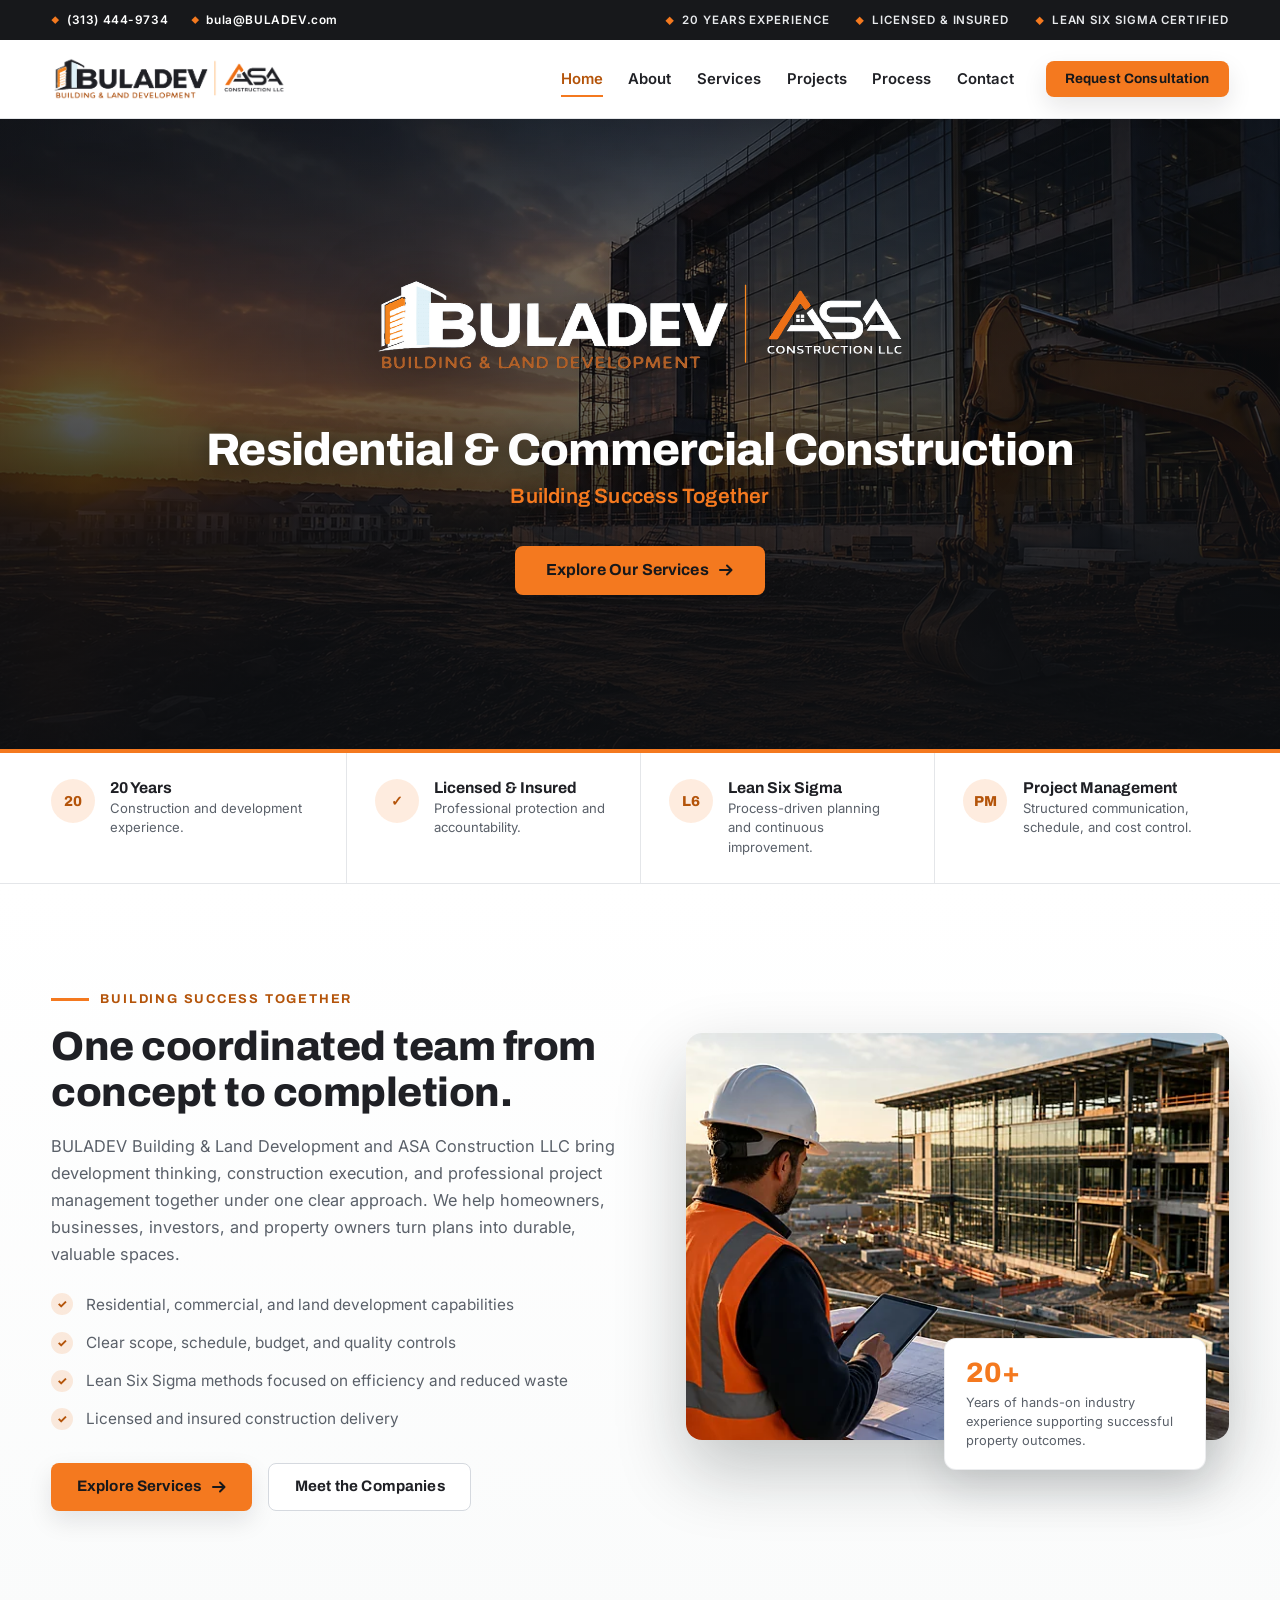
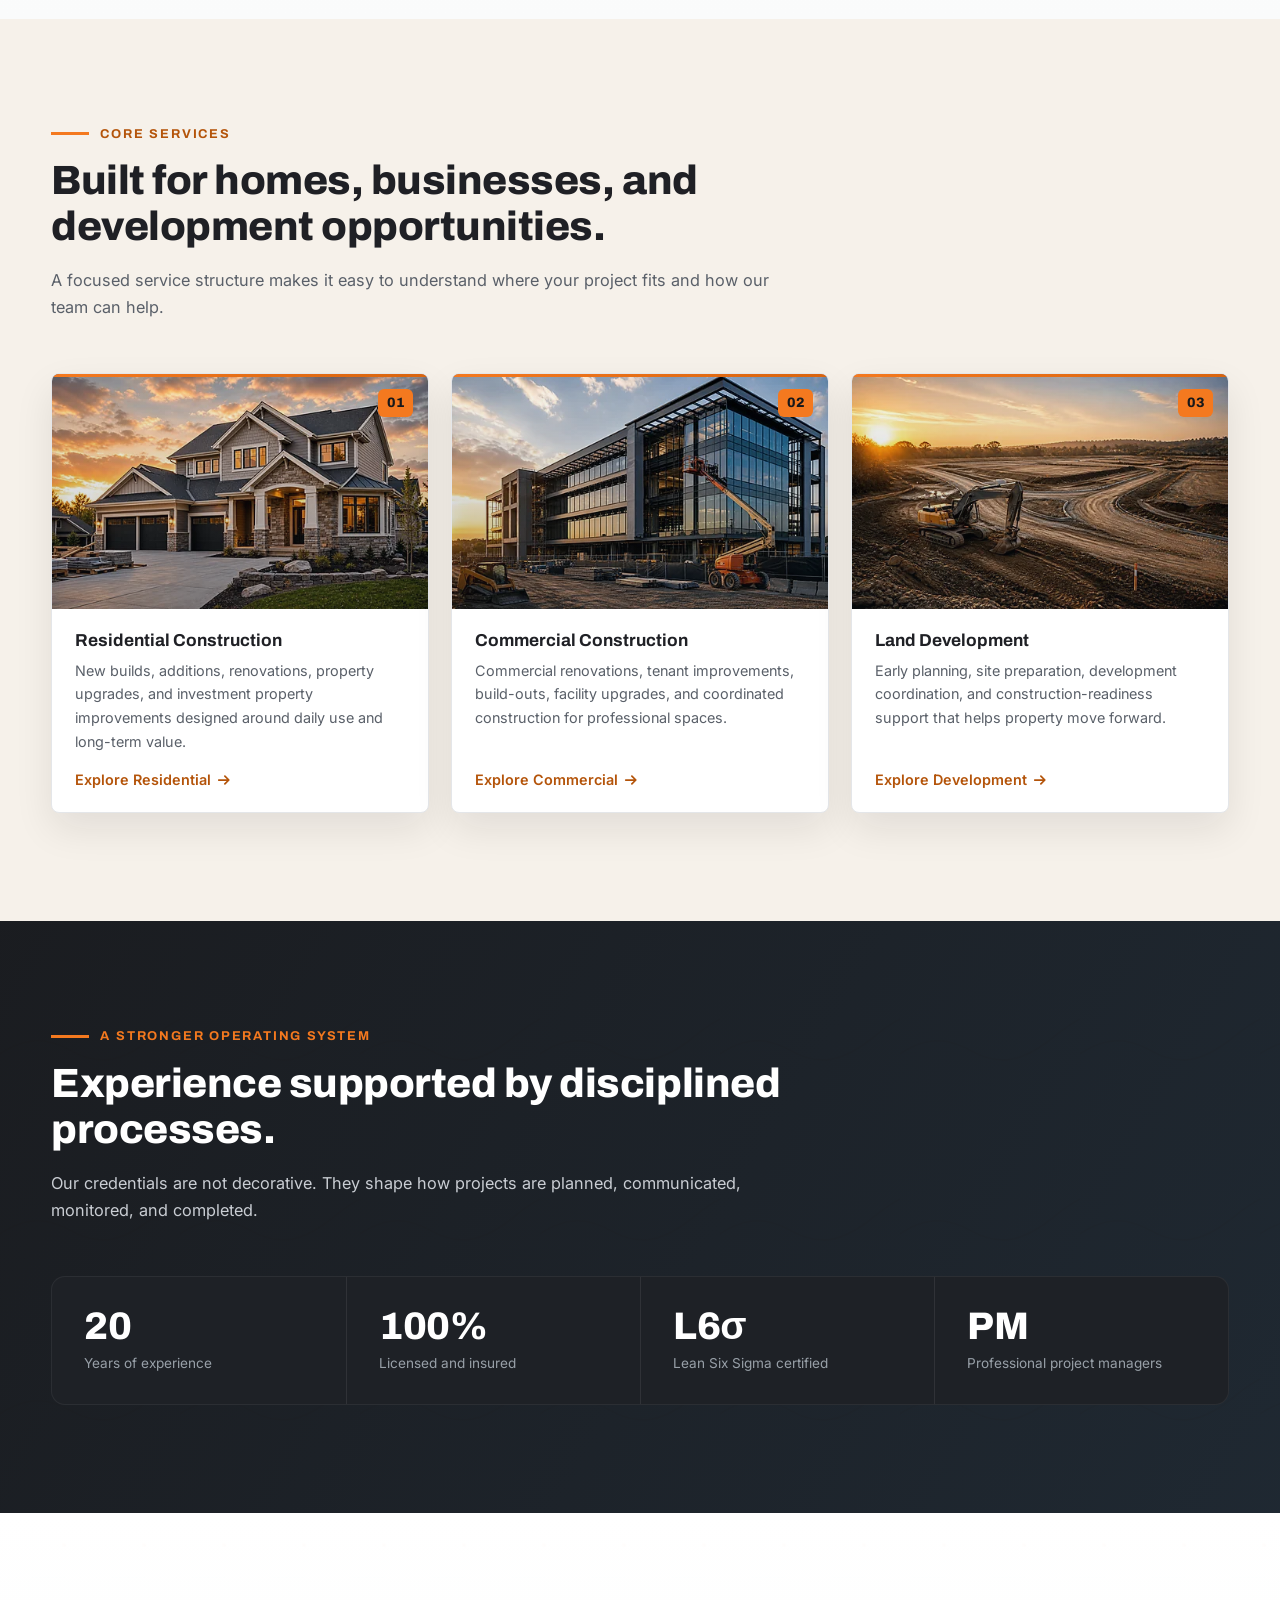
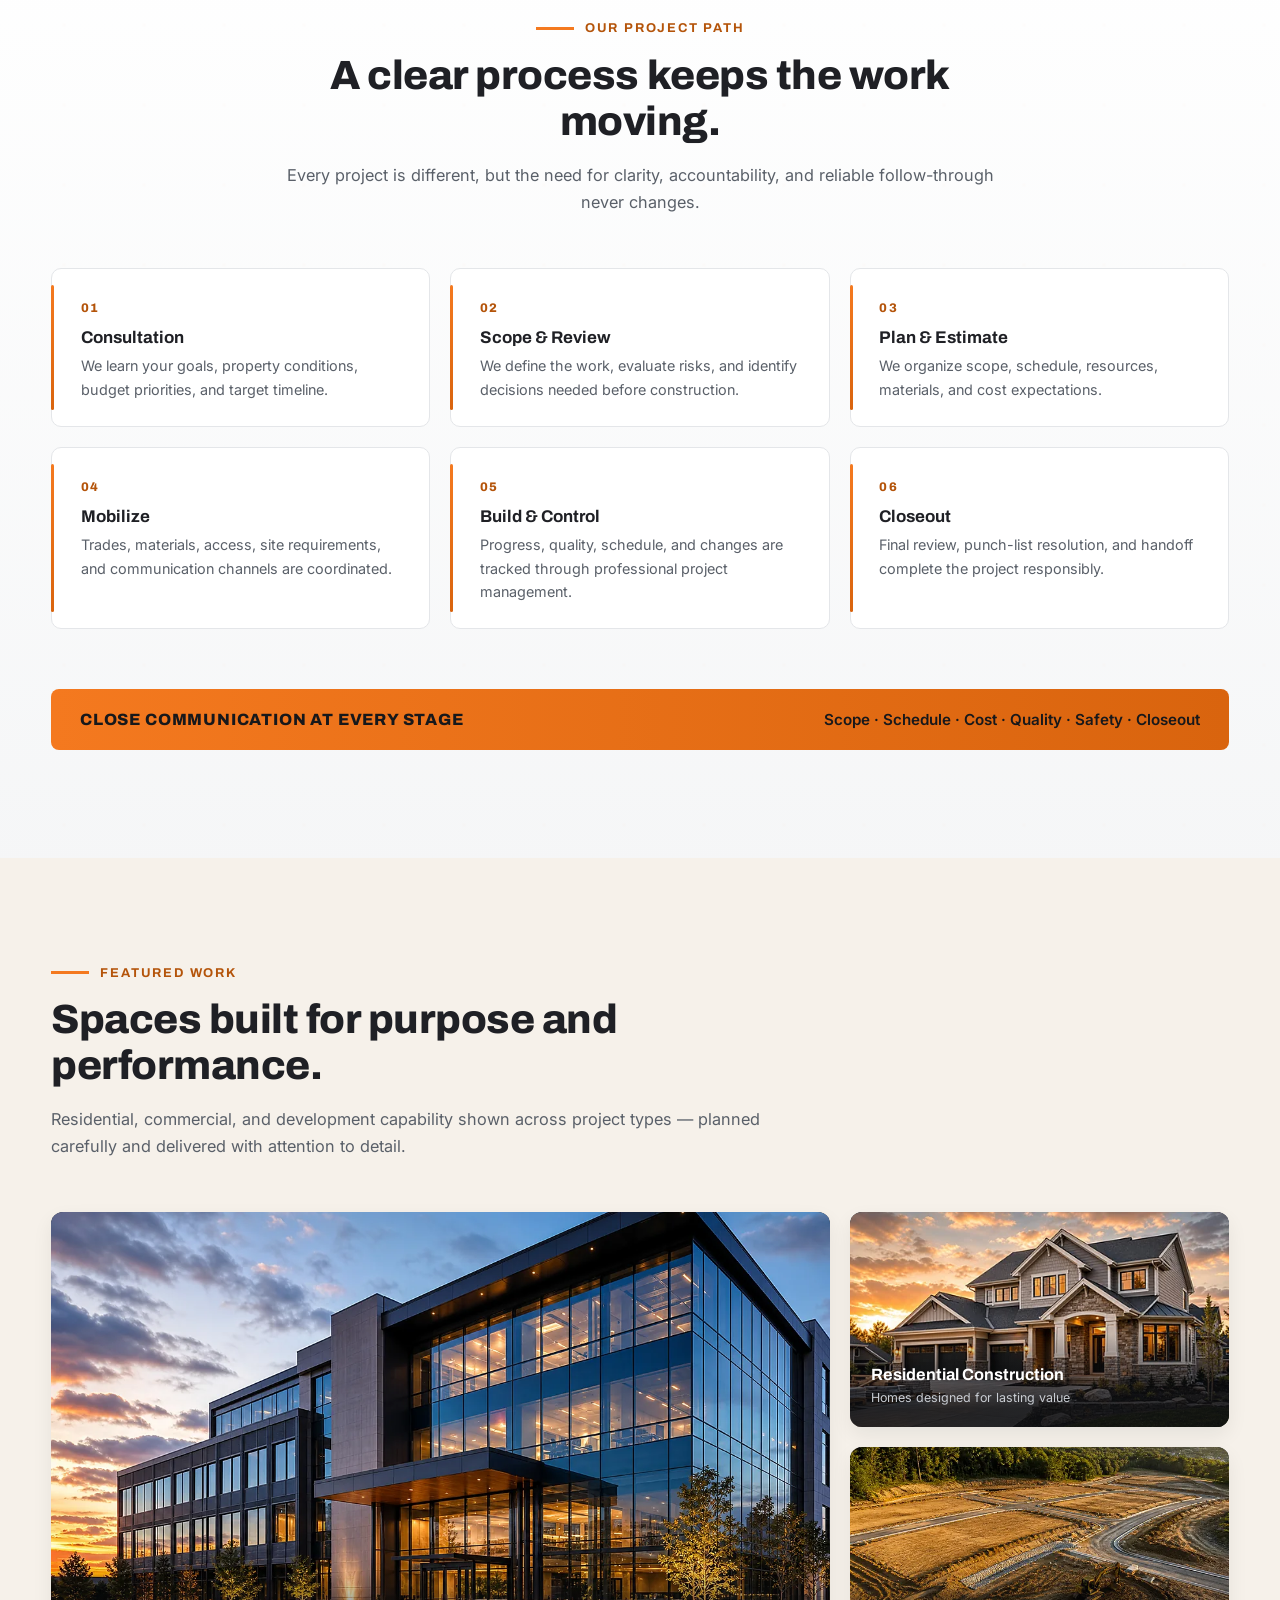
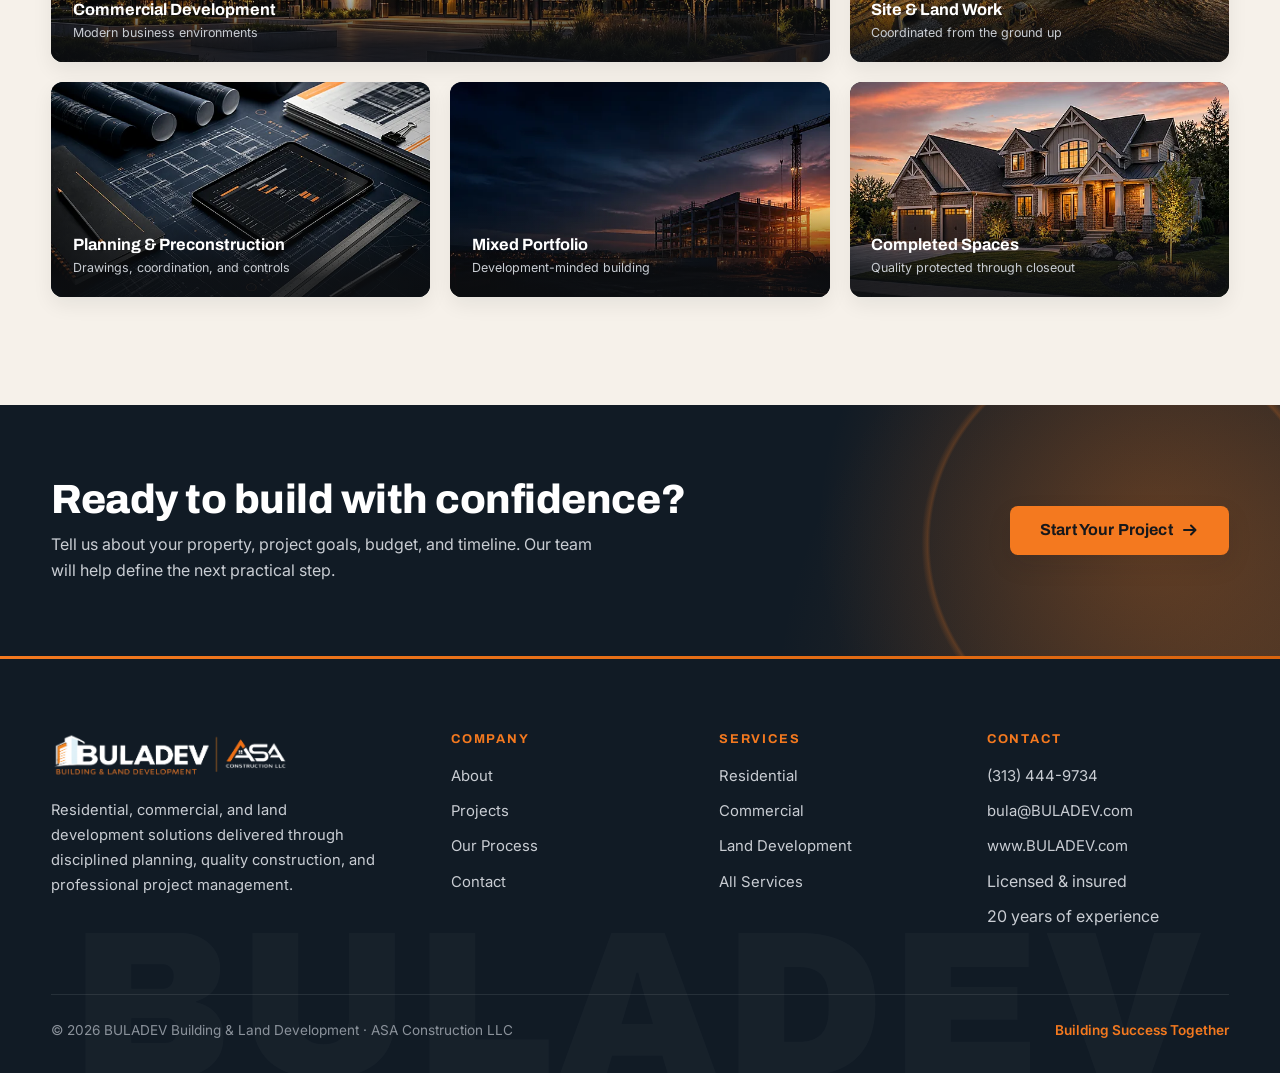
<file: index.html>
<!DOCTYPE html>
<html lang="en">
<head>
  <meta charset="utf-8">
  <meta name="viewport" content="width=device-width, initial-scale=1">
  <title>BULADEV + ASA Construction — Building &amp; Land Development</title>
  <meta name="description" content="Residential &amp; commercial construction, land development, and professional project management — 20 years of experience, licensed &amp; insured, Lean Six Sigma certified. Call (313) 444-9734.">
  <link rel="canonical" href="https://www.buladev.com/">
  <meta name="theme-color" content="#111B25">

  <!-- Open Graph / social -->
  <meta property="og:type" content="website">
  <meta property="og:site_name" content="BULADEV + ASA Construction">
  <meta property="og:title" content="BULADEV + ASA Construction — Building Success Together">
  <meta property="og:description" content="Residential &amp; commercial construction, land development, and professional project management backed by 20 years of experience.">
  <meta property="og:url" content="https://www.buladev.com/">
  <meta property="og:image" content="https://www.buladev.com/assets/images/generated/og-image-premium.jpg">
  <meta property="og:image:width" content="1200">
  <meta property="og:image:height" content="630">
  <meta name="twitter:card" content="summary_large_image">

  <script>document.documentElement.classList.add('js');</script>
  <link rel="icon" type="image/svg+xml" href="assets/images/favicon.svg">
  <link rel="preload" as="image" href="assets/images/generated/homepage-hero.webp" imagesrcset="assets/images/generated/homepage-hero-640.webp 640w, assets/images/generated/homepage-hero-1024.webp 1024w, assets/images/generated/homepage-hero.webp 1600w" imagesizes="100vw">

  <!-- Typography: the single external dependency (Archivo display / Inter body), with full system fallbacks -->
  <link rel="preconnect" href="https://fonts.googleapis.com">
  <link rel="preconnect" href="https://fonts.gstatic.com" crossorigin>
  <link rel="stylesheet" href="https://fonts.googleapis.com/css2?family=Archivo:wght@600;700;800;900&family=Inter:wght@400;500;600;700&display=swap">

  <link rel="stylesheet" href="assets/css/style.css">

  <script type="application/ld+json">
  {
    "@context": "https://schema.org",
    "@type": "GeneralContractor",
    "name": "BULADEV Building & Land Development + ASA Construction LLC",
    "alternateName": "BULADEV + ASA Construction",
    "slogan": "Building Success Together",
    "telephone": "+1-313-444-9734",
    "email": "bula@BULADEV.com",
    "url": "https://www.buladev.com/",
    "image": "https://www.buladev.com/assets/images/generated/og-image-premium.jpg",
    "knowsAbout": [
      "Residential construction",
      "Commercial construction",
      "Land development",
      "Construction project management"
    ]
  }
  </script>
</head>
<body>

  <a class="skip-link" href="#main">Skip to main content</a>

  <!-- ============ Utility bar ============ -->
  <div class="trustbar" role="region" aria-label="Contact and credentials">
    <div class="container trustbar-inner">
      <div class="trustbar-contact">
        <a class="tb-link" href="tel:+13134449734">(313) 444-9734</a>
        <a class="tb-link tb-email" href="mailto:bula@BULADEV.com">bula@BULADEV.com</a>
      </div>
      <ul class="trustbar-list">
        <li>20 Years Experience</li>
        <li class="tb-md">Licensed &amp; Insured</li>
        <li class="tb-lg">Lean Six Sigma Certified</li>
      </ul>
    </div>
  </div>

  <!-- ============ Header ============ -->
  <header class="site-header">
    <div class="container header-inner">
      <a class="brand" href="index.html" aria-label="BULADEV + ASA Construction — home">
        <img class="brand-lockup" src="assets/images/generated/logo-light.png" alt="BULADEV Building &amp; Land Development and ASA Construction LLC" width="1050" height="205">
      </a>

      <nav class="site-nav" aria-label="Primary">
        <ul>
          <li><a href="index.html" class="active" aria-current="page">Home</a></li>
          <li><a href="about.html">About</a></li>
          <li><a href="services.html">Services</a></li>
          <li><a href="#projects">Projects</a></li>
          <li><a href="#process">Process</a></li>
          <li><a href="contact.html">Contact</a></li>
        </ul>
      </nav>

      <a class="btn btn--primary btn--sm header-cta" href="contact.html">Request Consultation</a>

      <button class="nav-toggle" type="button" aria-expanded="false" aria-controls="mobile-menu" aria-label="Open menu">
        <span aria-hidden="true"></span><span aria-hidden="true"></span><span aria-hidden="true"></span>
      </button>
    </div>
  </header>

  <!-- Mobile menu overlay -->
  <nav class="mobile-menu" id="mobile-menu" aria-label="Mobile" hidden>
    <ul>
      <li><a href="index.html" class="active" aria-current="page">Home</a></li>
      <li><a href="about.html">About</a></li>
      <li><a href="services.html">Services</a></li>
      <li><a href="#projects">Projects</a></li>
      <li><a href="#process">Process</a></li>
      <li><a href="contact.html">Contact</a></li>
    </ul>
    <a class="btn btn--primary" href="contact.html">Request Consultation</a>
    <div class="mobile-menu-foot">
      <a href="tel:+13134449734">(313) 444-9734</a>
      <a href="mailto:bula@BULADEV.com">bula@BULADEV.com</a>
    </div>
  </nav>

  <main id="main">

    <!-- ============ Hero — centered, branded ============ -->
    <section class="hero-home" id="home" aria-label="Introduction">
      <img class="hero-home-bg" src="assets/images/generated/homepage-hero.webp" srcset="assets/images/generated/homepage-hero-640.webp 640w, assets/images/generated/homepage-hero-1024.webp 1024w, assets/images/generated/homepage-hero.webp 1600w" sizes="100vw" alt="" width="1600" height="1000" loading="eager" fetchpriority="high" decoding="async">
      <div class="hero-home-scrim" aria-hidden="true"></div>

      <div class="container hero-home-inner">
        <img class="hero-home-lockup" src="assets/images/generated/logo-dark.png" alt="" aria-hidden="true" width="1050" height="203">
        <h1>Residential &amp; Commercial Construction</h1>
        <p class="hero-home-tagline">Building Success Together</p>
        <a class="btn btn--primary btn--lg" href="services.html">Explore Our Services
          <svg width="16" height="16" viewBox="0 0 16 16" fill="none" aria-hidden="true"><path d="M2 8h11M9 3.5 13.5 8 9 12.5" stroke="currentColor" stroke-width="2" stroke-linecap="round" stroke-linejoin="round"/></svg>
        </a>
      </div>
    </section>

    <!-- ============ Trust strip ============ -->
    <div class="trust-strip" role="region" aria-label="Credentials">
      <div class="container trust-strip-grid">
        <div class="tsi">
          <span class="tsi-chip" aria-hidden="true">20</span>
          <div><strong>20 Years</strong><p>Construction and development experience.</p></div>
        </div>
        <div class="tsi">
          <span class="tsi-chip" aria-hidden="true">✓</span>
          <div><strong>Licensed &amp; Insured</strong><p>Professional protection and accountability.</p></div>
        </div>
        <div class="tsi">
          <span class="tsi-chip" aria-hidden="true">L6</span>
          <div><strong>Lean Six Sigma</strong><p>Process-driven planning and continuous improvement.</p></div>
        </div>
        <div class="tsi">
          <span class="tsi-chip" aria-hidden="true">PM</span>
          <div><strong>Project Management</strong><p>Structured communication, schedule, and cost control.</p></div>
        </div>
      </div>
    </div>

    <!-- ============ Intro / about teaser ============ -->
    <section class="section about" id="about">
      <div class="container split">
        <div class="split-copy reveal">
          <p class="eyebrow"><span class="eyebrow-rule" aria-hidden="true"></span>Building Success Together</p>
          <h2>One coordinated team from concept to completion.</h2>
          <p class="section-sub">BULADEV Building &amp; Land Development and ASA Construction LLC bring development thinking, construction execution, and professional project management together under one clear approach. We help homeowners, businesses, investors, and property owners turn plans into durable, valuable spaces.</p>
          <ul class="check-list">
            <li><span class="ck" aria-hidden="true">✓</span>Residential, commercial, and land development capabilities</li>
            <li><span class="ck" aria-hidden="true">✓</span>Clear scope, schedule, budget, and quality controls</li>
            <li><span class="ck" aria-hidden="true">✓</span>Lean Six Sigma methods focused on efficiency and reduced waste</li>
            <li><span class="ck" aria-hidden="true">✓</span>Licensed and insured construction delivery</li>
          </ul>
          <div class="split-actions">
            <a class="btn btn--primary" href="services.html">Explore Services
              <svg width="16" height="16" viewBox="0 0 16 16" fill="none" aria-hidden="true"><path d="M2 8h11M9 3.5 13.5 8 9 12.5" stroke="currentColor" stroke-width="2" stroke-linecap="round" stroke-linejoin="round"/></svg>
            </a>
            <a class="btn btn--line" href="about.html">Meet the Companies</a>
          </div>
        </div>

        <div class="media-card reveal" style="--rd:90ms">
          <img src="assets/images/generated/homepage-about.webp" srcset="assets/images/generated/homepage-about-640.webp 640w, assets/images/generated/homepage-about.webp 1100w" sizes="(max-width: 1040px) 92vw, 46vw" alt="Construction manager reviewing plans above a modern commercial building site" width="1100" height="720" loading="lazy" decoding="async">
          <div class="float-card">
            <strong>20+</strong>
            <p>Years of hands-on industry experience supporting successful property outcomes.</p>
          </div>
        </div>
      </div>
    </section>

    <!-- ============ Core services ============ -->
    <section class="section section--cream" id="services">
      <div class="container">
        <div class="section-head">
          <p class="eyebrow"><span class="eyebrow-rule" aria-hidden="true"></span>Core services</p>
          <h2>Built for homes, businesses, and development opportunities.</h2>
          <p class="section-sub">A focused service structure makes it easy to understand where your project fits and how our team can help.</p>
        </div>

        <ul class="service-grid service-grid--3">
          <li class="service-card reveal" style="--rd:0ms">
            <div class="service-media">
              <img src="assets/images/generated/service-residential.webp" srcset="assets/images/generated/service-residential-480.webp 480w, assets/images/generated/service-residential.webp 920w" sizes="(max-width: 600px) 92vw, (max-width: 1040px) 46vw, 31vw" alt="New two-story residential home nearing completion at sunset" width="920" height="575" loading="lazy" decoding="async">
              <span class="service-num" aria-hidden="true">01</span>
            </div>
            <div class="service-body">
              <h3>Residential Construction</h3>
              <p>New builds, additions, renovations, property upgrades, and investment property improvements designed around daily use and long-term value.</p>
              <a class="service-link" href="residential.html">Explore Residential
                <svg width="14" height="14" viewBox="0 0 16 16" fill="none" aria-hidden="true"><path d="M2 8h11M9 3.5 13.5 8 9 12.5" stroke="currentColor" stroke-width="2" stroke-linecap="round" stroke-linejoin="round"/></svg>
              </a>
            </div>
          </li>
          <li class="service-card reveal" style="--rd:90ms">
            <div class="service-media">
              <img src="assets/images/generated/service-commercial.webp" srcset="assets/images/generated/service-commercial-480.webp 480w, assets/images/generated/service-commercial.webp 920w" sizes="(max-width: 600px) 92vw, (max-width: 1040px) 46vw, 31vw" alt="Modern glass-and-steel commercial office building with active site work" width="920" height="575" loading="lazy" decoding="async">
              <span class="service-num" aria-hidden="true">02</span>
            </div>
            <div class="service-body">
              <h3>Commercial Construction</h3>
              <p>Commercial renovations, tenant improvements, build-outs, facility upgrades, and coordinated construction for professional spaces.</p>
              <a class="service-link" href="commercial.html">Explore Commercial
                <svg width="14" height="14" viewBox="0 0 16 16" fill="none" aria-hidden="true"><path d="M2 8h11M9 3.5 13.5 8 9 12.5" stroke="currentColor" stroke-width="2" stroke-linecap="round" stroke-linejoin="round"/></svg>
              </a>
            </div>
          </li>
          <li class="service-card reveal" style="--rd:180ms">
            <div class="service-media">
              <img src="assets/images/generated/service-land.webp" srcset="assets/images/generated/service-land-480.webp 480w, assets/images/generated/service-land.webp 920w" sizes="(max-width: 600px) 92vw, (max-width: 1040px) 46vw, 31vw" alt="Excavator grading access roads on a land development project" width="920" height="575" loading="lazy" decoding="async">
              <span class="service-num" aria-hidden="true">03</span>
            </div>
            <div class="service-body">
              <h3>Land Development</h3>
              <p>Early planning, site preparation, development coordination, and construction-readiness support that helps property move forward.</p>
              <a class="service-link" href="land-development.html">Explore Development
                <svg width="14" height="14" viewBox="0 0 16 16" fill="none" aria-hidden="true"><path d="M2 8h11M9 3.5 13.5 8 9 12.5" stroke="currentColor" stroke-width="2" stroke-linecap="round" stroke-linejoin="round"/></svg>
              </a>
            </div>
          </li>
        </ul>
      </div>
    </section>

    <!-- ============ Stats band ============ -->
    <section class="section dark-section" aria-label="Credentials in numbers">
      <div class="container">
        <div class="section-head">
          <p class="eyebrow eyebrow--dark"><span class="eyebrow-rule" aria-hidden="true"></span>A stronger operating system</p>
          <h2>Experience supported by disciplined processes.</h2>
          <p class="section-sub">Our credentials are not decorative. They shape how projects are planned, communicated, monitored, and completed.</p>
        </div>

        <div class="stats-panel reveal">
          <div class="stat"><strong>20</strong><span>Years of experience</span></div>
          <div class="stat"><strong>100%</strong><span>Licensed and insured</span></div>
          <div class="stat"><strong>L6σ</strong><span>Lean Six Sigma certified</span></div>
          <div class="stat"><strong>PM</strong><span>Professional project managers</span></div>
        </div>
      </div>
    </section>

    <!-- ============ Process ============ -->
    <section class="section process" id="process">
      <div class="container">
        <div class="section-head section-head--center">
          <p class="eyebrow eyebrow--center"><span class="eyebrow-rule" aria-hidden="true"></span>Our project path</p>
          <h2>A clear process keeps the work moving.</h2>
          <p class="section-sub">Every project is different, but the need for clarity, accountability, and reliable follow-through never changes.</p>
        </div>

        <ol class="pcard-grid">
          <li class="pcard reveal" style="--rd:0ms">
            <span class="num" aria-hidden="true">01</span>
            <h3>Consultation</h3>
            <p>We learn your goals, property conditions, budget priorities, and target timeline.</p>
          </li>
          <li class="pcard reveal" style="--rd:60ms">
            <span class="num" aria-hidden="true">02</span>
            <h3>Scope &amp; Review</h3>
            <p>We define the work, evaluate risks, and identify decisions needed before construction.</p>
          </li>
          <li class="pcard reveal" style="--rd:120ms">
            <span class="num" aria-hidden="true">03</span>
            <h3>Plan &amp; Estimate</h3>
            <p>We organize scope, schedule, resources, materials, and cost expectations.</p>
          </li>
          <li class="pcard reveal" style="--rd:180ms">
            <span class="num" aria-hidden="true">04</span>
            <h3>Mobilize</h3>
            <p>Trades, materials, access, site requirements, and communication channels are coordinated.</p>
          </li>
          <li class="pcard reveal" style="--rd:240ms">
            <span class="num" aria-hidden="true">05</span>
            <h3>Build &amp; Control</h3>
            <p>Progress, quality, schedule, and changes are tracked through professional project management.</p>
          </li>
          <li class="pcard reveal" style="--rd:300ms">
            <span class="num" aria-hidden="true">06</span>
            <h3>Closeout</h3>
            <p>Final review, punch-list resolution, and handoff complete the project responsibly.</p>
          </li>
        </ol>

        <div class="process-banner reveal">
          <strong>Close communication at every stage</strong>
          <span>Scope · Schedule · Cost · Quality · Safety · Closeout</span>
        </div>
      </div>
    </section>

    <!-- ============ Portfolio ============ -->
    <section class="section section--cream" id="projects">
      <div class="container">
        <div class="section-head">
          <p class="eyebrow"><span class="eyebrow-rule" aria-hidden="true"></span>Featured work</p>
          <h2>Spaces built for purpose and performance.</h2>
          <p class="section-sub">Residential, commercial, and development capability shown across project types — planned carefully and delivered with attention to detail.</p>
        </div>

        <div class="portfolio-grid">
          <figure class="ptile ptile--main reveal" style="--rd:0ms">
            <img src="assets/images/generated/portfolio-commercial.webp" srcset="assets/images/generated/portfolio-commercial-640.webp 640w, assets/images/generated/portfolio-commercial.webp 1200w" sizes="(max-width: 600px) 92vw, (max-width: 1040px) 92vw, 62vw" alt="Completed modern glass commercial building at dusk" width="1200" height="900" loading="lazy" decoding="async">
            <figcaption><strong>Commercial Development</strong><span>Modern business environments</span></figcaption>
          </figure>
          <figure class="ptile reveal" style="--rd:60ms">
            <img src="assets/images/generated/service-residential.webp" srcset="assets/images/generated/service-residential-480.webp 480w, assets/images/generated/service-residential.webp 920w" sizes="(max-width: 600px) 92vw, (max-width: 1040px) 46vw, 31vw" alt="New two-story family home with stone and siding exterior" width="920" height="575" loading="lazy" decoding="async">
            <figcaption><strong>Residential Construction</strong><span>Homes designed for lasting value</span></figcaption>
          </figure>
          <figure class="ptile reveal" style="--rd:120ms">
            <img src="assets/images/generated/portfolio-land.webp" srcset="assets/images/generated/portfolio-land-640.webp 640w, assets/images/generated/portfolio-land.webp 1200w" sizes="(max-width: 600px) 92vw, (max-width: 1040px) 46vw, 31vw" alt="Aerial view of graded land during site development" width="1200" height="800" loading="lazy" decoding="async">
            <figcaption><strong>Site &amp; Land Work</strong><span>Coordinated from the ground up</span></figcaption>
          </figure>
          <figure class="ptile reveal" style="--rd:180ms">
            <img src="assets/images/generated/service-process.webp" srcset="assets/images/generated/service-process-640.webp 640w, assets/images/generated/service-process-1024.webp 1024w" sizes="(max-width: 600px) 92vw, (max-width: 1040px) 46vw, 31vw" alt="Construction planning blueprint with progress tracking" width="1600" height="900" loading="lazy" decoding="async">
            <figcaption><strong>Planning &amp; Preconstruction</strong><span>Drawings, coordination, and controls</span></figcaption>
          </figure>
          <figure class="ptile reveal" style="--rd:240ms">
            <img src="assets/images/generated/cta-background.webp" srcset="assets/images/generated/cta-background-640.webp 640w, assets/images/generated/cta-background-1024.webp 1024w" sizes="(max-width: 600px) 92vw, (max-width: 1040px) 46vw, 31vw" alt="Dark commercial construction site at dusk" width="1600" height="900" loading="lazy" decoding="async">
            <figcaption><strong>Mixed Portfolio</strong><span>Development-minded building</span></figcaption>
          </figure>
          <figure class="ptile reveal" style="--rd:300ms">
            <img src="assets/images/generated/portfolio-residential.webp" srcset="assets/images/generated/portfolio-residential-640.webp 640w, assets/images/generated/portfolio-residential.webp 1200w" sizes="(max-width: 600px) 92vw, (max-width: 1040px) 46vw, 31vw" alt="Completed luxury home exterior at golden hour" width="1200" height="800" loading="lazy" decoding="async">
            <figcaption><strong>Completed Spaces</strong><span>Quality protected through closeout</span></figcaption>
          </figure>
        </div>
      </div>
    </section>

    <!-- ============ CTA ============ -->
    <section class="cta-glow">
      <div class="container cta-glow-inner">
        <div class="reveal">
          <h2>Ready to build with confidence?</h2>
          <p>Tell us about your property, project goals, budget, and timeline. Our team will help define the next practical step.</p>
        </div>
        <a class="btn btn--primary btn--lg" href="contact.html">Start Your Project
          <svg width="16" height="16" viewBox="0 0 16 16" fill="none" aria-hidden="true"><path d="M2 8h11M9 3.5 13.5 8 9 12.5" stroke="currentColor" stroke-width="2" stroke-linecap="round" stroke-linejoin="round"/></svg>
        </a>
      </div>
    </section>
  </main>

  <!-- ============ Footer ============ -->
  <footer class="site-footer">
    <span class="footer-watermark" aria-hidden="true">BULADEV</span>
    <div class="container">
      <div class="footer-grid">
        <div class="footer-brand">
          <div class="footer-logos">
            <img class="footer-logo" src="assets/images/generated/logo-dark.png" alt="BULADEV Building &amp; Land Development and ASA Construction LLC" width="1050" height="203" loading="lazy" decoding="async">
          </div>
          <p>Residential, commercial, and land development solutions delivered through disciplined planning, quality construction, and professional project management.</p>
        </div>

        <nav class="footer-col" aria-label="Company">
          <h3>Company</h3>
          <ul>
            <li><a href="about.html">About</a></li>
            <li><a href="index.html#projects">Projects</a></li>
            <li><a href="index.html#process">Our Process</a></li>
            <li><a href="contact.html">Contact</a></li>
          </ul>
        </nav>

        <nav class="footer-col" aria-label="Services">
          <h3>Services</h3>
          <ul>
            <li><a href="residential.html">Residential</a></li>
            <li><a href="commercial.html">Commercial</a></li>
            <li><a href="land-development.html">Land Development</a></li>
            <li><a href="services.html">All Services</a></li>
          </ul>
        </nav>

        <div class="footer-col" aria-label="Contact information">
          <h3>Contact</h3>
          <ul>
            <li><a href="tel:+13134449734">(313) 444-9734</a></li>
            <li><a href="mailto:bula@BULADEV.com">bula@BULADEV.com</a></li>
            <li><a href="https://www.buladev.com">www.BULADEV.com</a></li>
            <li>Licensed &amp; insured</li>
            <li>20 years of experience</li>
          </ul>
        </div>
      </div>

      <div class="footer-bottom">
        <p>© 2026 BULADEV Building &amp; Land Development · ASA Construction LLC</p>
        <p class="footer-tagline">Building Success Together</p>
      </div>
    </div>
  </footer>

  <noscript>
    <style>
      .faq-panel { grid-template-rows: 1fr !important; }
      .reveal { opacity: 1 !important; transform: none !important; }
      .nav-toggle { display: none !important; }
    </style>
  </noscript>

  <script src="assets/js/main.js" defer></script>
</body>
</html>
</file>
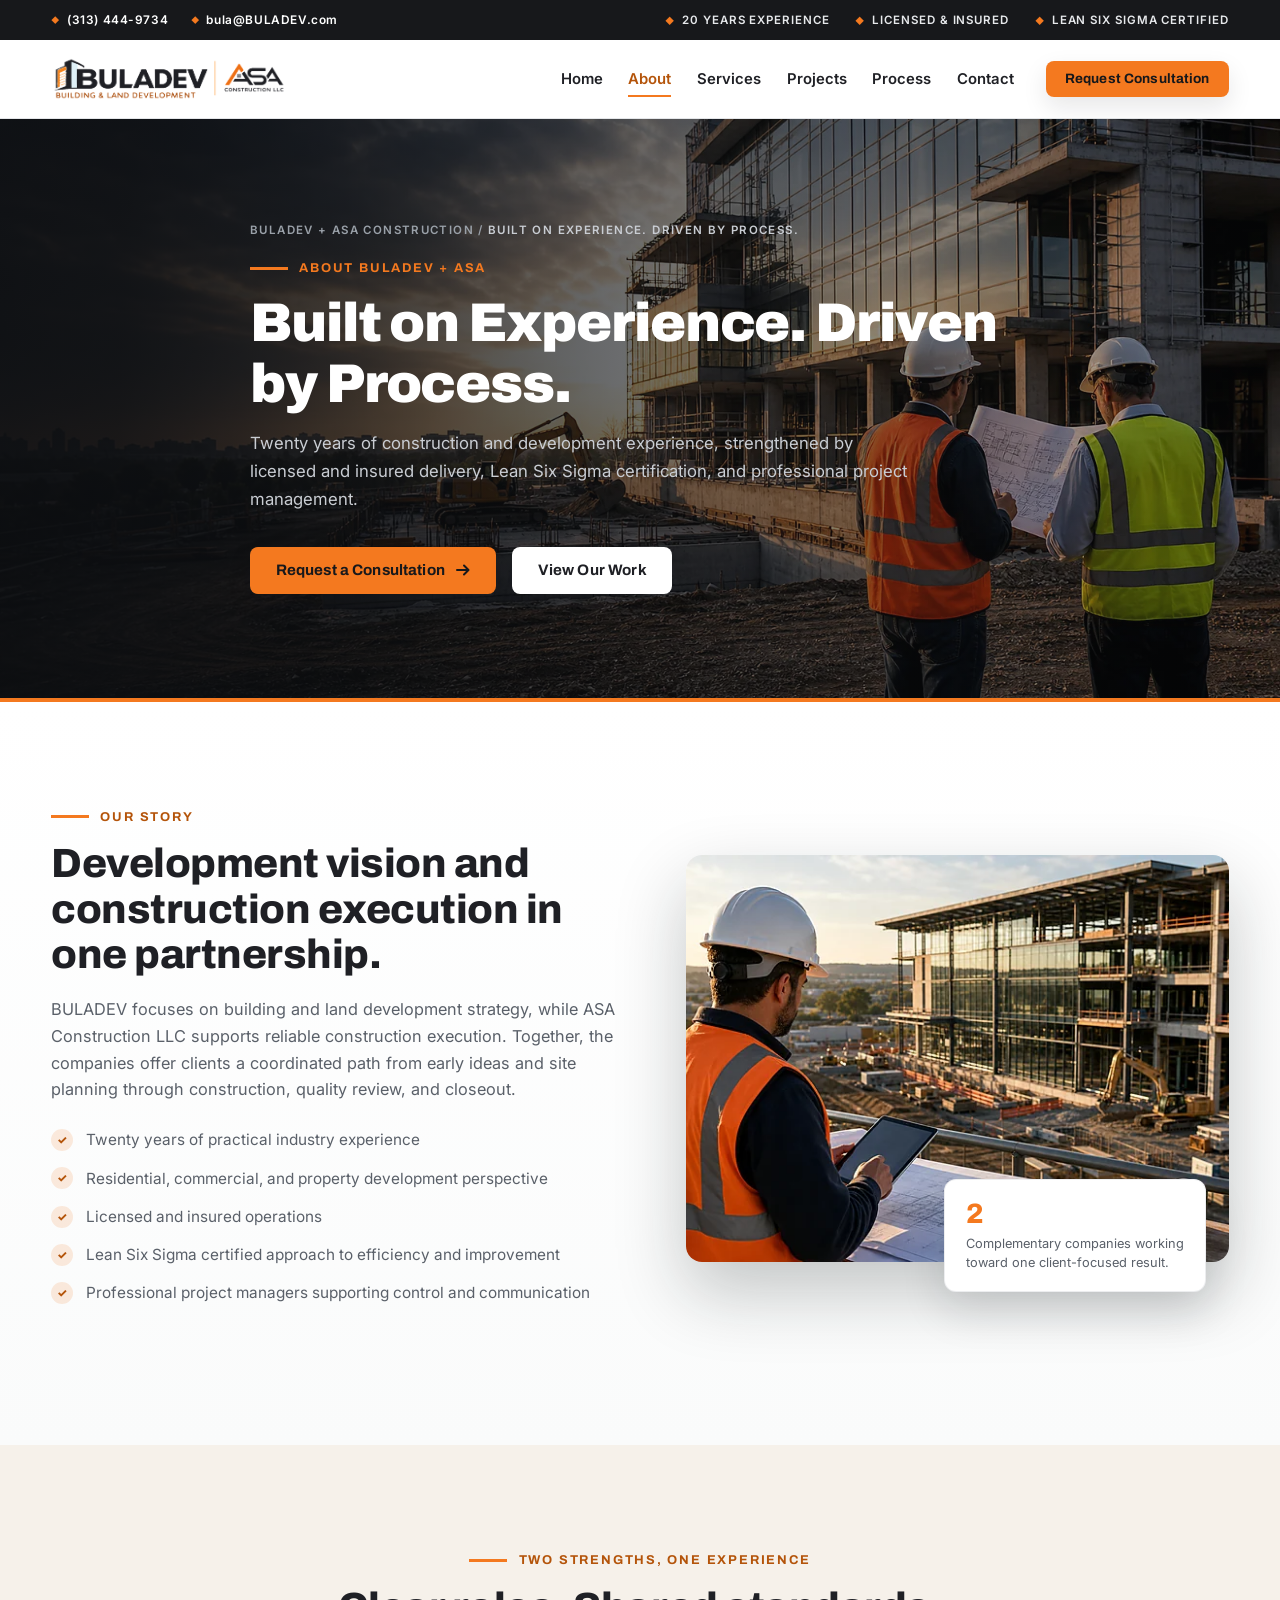
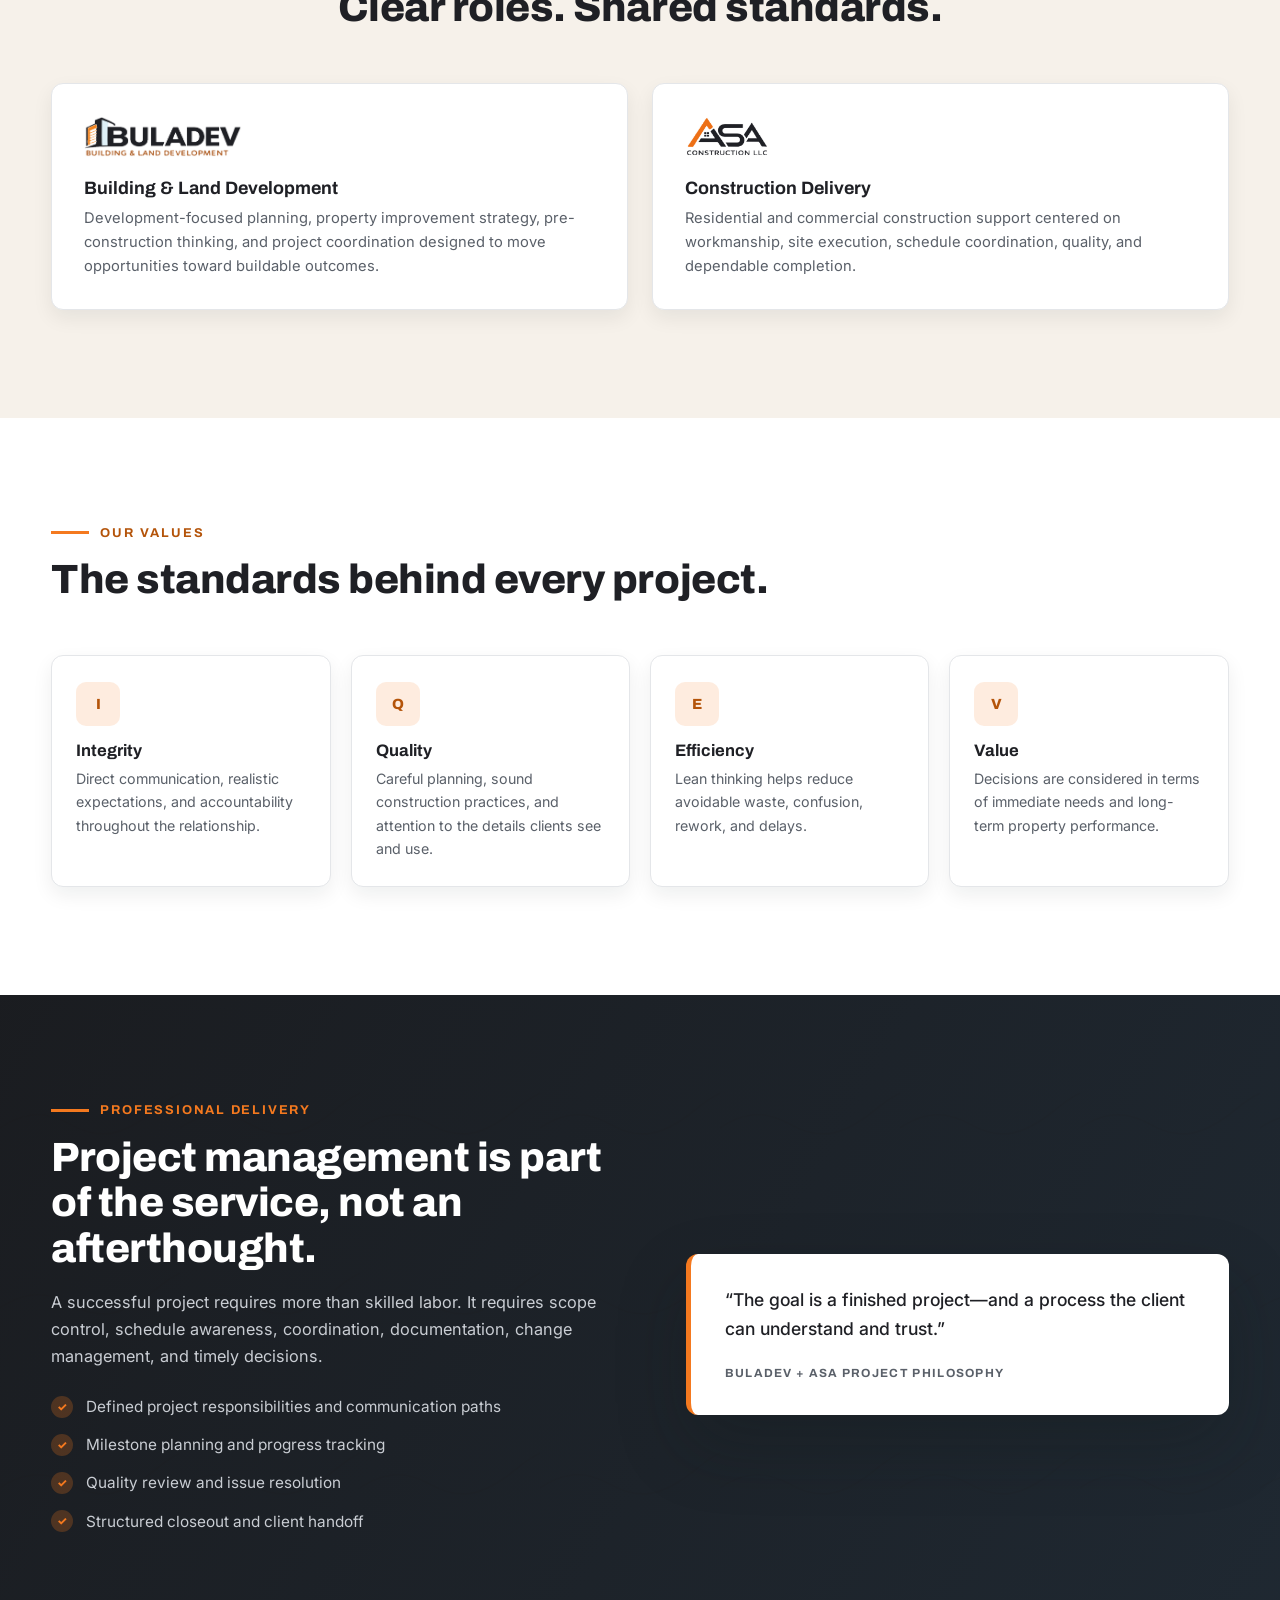
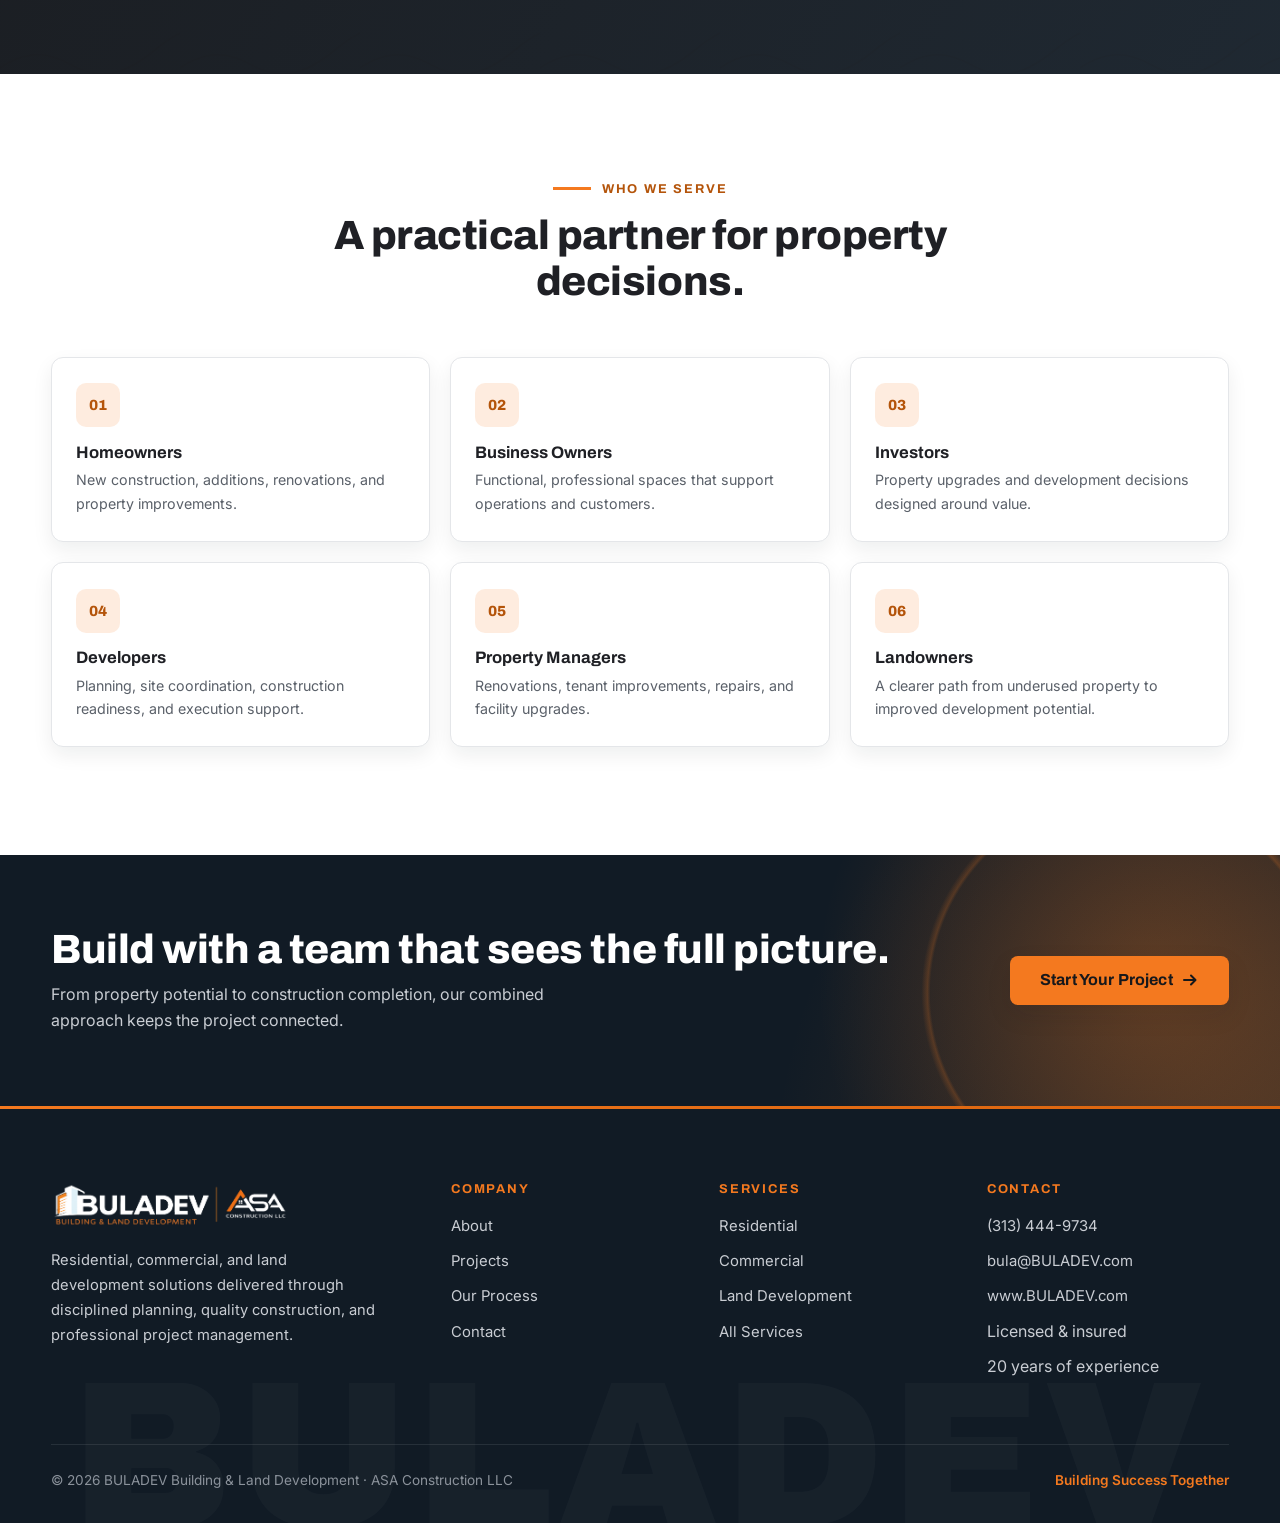
<file: about.html>
<!DOCTYPE html>
<html lang="en">
<head>
  <meta charset="utf-8">
  <meta name="viewport" content="width=device-width, initial-scale=1">
  <title>About BULADEV + ASA — Built on Experience. Driven by Process.</title>
  <meta name="description" content="BULADEV Building &amp; Land Development and ASA Construction LLC — two complementary companies, one coordinated team. 20 years of experience, licensed &amp; insured, Lean Six Sigma certified.">
  <link rel="canonical" href="https://www.buladev.com/about.html">
  <meta name="theme-color" content="#111B25">

  <meta property="og:type" content="website">
  <meta property="og:site_name" content="BULADEV + ASA Construction">
  <meta property="og:title" content="About BULADEV + ASA Construction">
  <meta property="og:description" content="Development vision and construction execution in one partnership — built on 20 years of experience.">
  <meta property="og:url" content="https://www.buladev.com/about.html">
  <meta property="og:image" content="https://www.buladev.com/assets/images/generated/og-image-premium.jpg">
  <meta name="twitter:card" content="summary_large_image">

  <script>document.documentElement.classList.add('js');</script>
  <link rel="icon" type="image/svg+xml" href="assets/images/favicon.svg">
  <link rel="preload" as="image" href="assets/images/generated/about-hero.webp" imagesrcset="assets/images/generated/about-hero-640.webp 640w, assets/images/generated/about-hero-1024.webp 1024w, assets/images/generated/about-hero.webp 1600w" imagesizes="100vw">

  <link rel="preconnect" href="https://fonts.googleapis.com">
  <link rel="preconnect" href="https://fonts.gstatic.com" crossorigin>
  <link rel="stylesheet" href="https://fonts.googleapis.com/css2?family=Archivo:wght@600;700;800;900&family=Inter:wght@400;500;600;700&display=swap">

  <link rel="stylesheet" href="assets/css/style.css">
</head>
<body>

  <a class="skip-link" href="#main">Skip to main content</a>

  <div class="trustbar" role="region" aria-label="Contact and credentials">
    <div class="container trustbar-inner">
      <div class="trustbar-contact">
        <a class="tb-link" href="tel:+13134449734">(313) 444-9734</a>
        <a class="tb-link tb-email" href="mailto:bula@BULADEV.com">bula@BULADEV.com</a>
      </div>
      <ul class="trustbar-list">
        <li>20 Years Experience</li>
        <li class="tb-md">Licensed &amp; Insured</li>
        <li class="tb-lg">Lean Six Sigma Certified</li>
      </ul>
    </div>
  </div>

  <header class="site-header">
    <div class="container header-inner">
      <a class="brand" href="index.html" aria-label="BULADEV + ASA Construction — home">
        <img class="brand-lockup" src="assets/images/generated/logo-light.png" alt="BULADEV Building &amp; Land Development and ASA Construction LLC" width="1050" height="205">
      </a>

      <nav class="site-nav" aria-label="Primary">
        <ul>
          <li><a href="index.html">Home</a></li>
          <li><a href="about.html" class="active" aria-current="page">About</a></li>
          <li><a href="services.html">Services</a></li>
          <li><a href="index.html#projects">Projects</a></li>
          <li><a href="index.html#process">Process</a></li>
          <li><a href="contact.html">Contact</a></li>
        </ul>
      </nav>

      <a class="btn btn--primary btn--sm header-cta" href="contact.html">Request Consultation</a>

      <button class="nav-toggle" type="button" aria-expanded="false" aria-controls="mobile-menu" aria-label="Open menu">
        <span aria-hidden="true"></span><span aria-hidden="true"></span><span aria-hidden="true"></span>
      </button>
    </div>
  </header>

  <nav class="mobile-menu" id="mobile-menu" aria-label="Mobile" hidden>
    <ul>
      <li><a href="index.html">Home</a></li>
      <li><a href="about.html" class="active" aria-current="page">About</a></li>
      <li><a href="services.html">Services</a></li>
      <li><a href="index.html#projects">Projects</a></li>
      <li><a href="index.html#process">Process</a></li>
      <li><a href="contact.html">Contact</a></li>
    </ul>
    <a class="btn btn--primary" href="contact.html">Request Consultation</a>
    <div class="mobile-menu-foot">
      <a href="tel:+13134449734">(313) 444-9734</a>
      <a href="mailto:bula@BULADEV.com">bula@BULADEV.com</a>
    </div>
  </nav>

  <main id="main">

    <!-- ============ Page hero ============ -->
    <section class="page-hero" aria-label="About BULADEV + ASA">
      <img class="page-hero-bg" src="assets/images/generated/about-hero.webp" srcset="assets/images/generated/about-hero-640.webp 640w, assets/images/generated/about-hero-1024.webp 1024w, assets/images/generated/about-hero.webp 1600w" sizes="100vw" alt="" width="1600" height="760" loading="eager" fetchpriority="high" decoding="async">
      <div class="page-hero-scrim" aria-hidden="true"></div>

      <div class="container page-hero-inner">
        <p class="crumbs">BULADEV + ASA Construction / <b>Built on experience. Driven by process.</b></p>
        <p class="eyebrow eyebrow--dark"><span class="eyebrow-rule" aria-hidden="true"></span>About BULADEV + ASA</p>
        <h1>Built on Experience. Driven by Process.</h1>
        <p class="lede">Twenty years of construction and development experience, strengthened by licensed and insured delivery, Lean Six Sigma certification, and professional project management.</p>
        <div class="hero-btns">
          <a class="btn btn--primary" href="contact.html">Request a Consultation
            <svg width="16" height="16" viewBox="0 0 16 16" fill="none" aria-hidden="true"><path d="M2 8h11M9 3.5 13.5 8 9 12.5" stroke="currentColor" stroke-width="2" stroke-linecap="round" stroke-linejoin="round"/></svg>
          </a>
          <a class="btn btn--white" href="index.html#projects">View Our Work</a>
        </div>
      </div>
    </section>

    <!-- ============ Our story ============ -->
    <section class="section about">
      <div class="container split">
        <div class="split-copy reveal">
          <p class="eyebrow"><span class="eyebrow-rule" aria-hidden="true"></span>Our story</p>
          <h2>Development vision and construction execution in one partnership.</h2>
          <p class="section-sub">BULADEV focuses on building and land development strategy, while ASA Construction LLC supports reliable construction execution. Together, the companies offer clients a coordinated path from early ideas and site planning through construction, quality review, and closeout.</p>
          <ul class="check-list">
            <li><span class="ck" aria-hidden="true">✓</span>Twenty years of practical industry experience</li>
            <li><span class="ck" aria-hidden="true">✓</span>Residential, commercial, and property development perspective</li>
            <li><span class="ck" aria-hidden="true">✓</span>Licensed and insured operations</li>
            <li><span class="ck" aria-hidden="true">✓</span>Lean Six Sigma certified approach to efficiency and improvement</li>
            <li><span class="ck" aria-hidden="true">✓</span>Professional project managers supporting control and communication</li>
          </ul>
        </div>

        <div class="media-card reveal" style="--rd:90ms">
          <img src="assets/images/generated/about-support.webp" srcset="assets/images/generated/about-support-640.webp 640w, assets/images/generated/about-support.webp 1100w" sizes="(max-width: 1040px) 92vw, 46vw" alt="Construction manager reviewing project plans above a commercial building site" width="1100" height="720" loading="lazy" decoding="async">
          <div class="float-card">
            <strong>2</strong>
            <p>Complementary companies working toward one client-focused result.</p>
          </div>
        </div>
      </div>
    </section>

    <!-- ============ Two strengths ============ -->
    <section class="section section--cream">
      <div class="container">
        <div class="section-head section-head--center">
          <p class="eyebrow eyebrow--center"><span class="eyebrow-rule" aria-hidden="true"></span>Two strengths, one experience</p>
          <h2>Clear roles. Shared standards.</h2>
        </div>

        <div class="duo-grid">
          <div class="duo-card reveal" style="--rd:0ms">
            <img src="assets/images/generated/buladev-light.png" alt="BULADEV Building &amp; Land Development" width="1373" height="366" loading="lazy" decoding="async">
            <h3>Building &amp; Land Development</h3>
            <p>Development-focused planning, property improvement strategy, pre-construction thinking, and project coordination designed to move opportunities toward buildable outcomes.</p>
          </div>
          <div class="duo-card reveal" style="--rd:90ms">
            <img src="assets/images/generated/asa-light.png" alt="ASA Construction LLC" width="545" height="272" loading="lazy" decoding="async">
            <h3>Construction Delivery</h3>
            <p>Residential and commercial construction support centered on workmanship, site execution, schedule coordination, quality, and dependable completion.</p>
          </div>
        </div>
      </div>
    </section>

    <!-- ============ Values ============ -->
    <section class="section">
      <div class="container">
        <div class="section-head">
          <p class="eyebrow"><span class="eyebrow-rule" aria-hidden="true"></span>Our values</p>
          <h2>The standards behind every project.</h2>
        </div>

        <ul class="tile-grid tile-grid--4">
          <li class="tile reveal" style="--rd:0ms">
            <span class="chip" aria-hidden="true">I</span>
            <h3>Integrity</h3>
            <p>Direct communication, realistic expectations, and accountability throughout the relationship.</p>
          </li>
          <li class="tile reveal" style="--rd:80ms">
            <span class="chip" aria-hidden="true">Q</span>
            <h3>Quality</h3>
            <p>Careful planning, sound construction practices, and attention to the details clients see and use.</p>
          </li>
          <li class="tile reveal" style="--rd:160ms">
            <span class="chip" aria-hidden="true">E</span>
            <h3>Efficiency</h3>
            <p>Lean thinking helps reduce avoidable waste, confusion, rework, and delays.</p>
          </li>
          <li class="tile reveal" style="--rd:240ms">
            <span class="chip" aria-hidden="true">V</span>
            <h3>Value</h3>
            <p>Decisions are considered in terms of immediate needs and long-term property performance.</p>
          </li>
        </ul>
      </div>
    </section>

    <!-- ============ Professional delivery (dark) ============ -->
    <section class="section dark-section">
      <div class="container split">
        <div class="split-copy reveal">
          <p class="eyebrow eyebrow--dark"><span class="eyebrow-rule" aria-hidden="true"></span>Professional delivery</p>
          <h2>Project management is part of the service, not an afterthought.</h2>
          <p class="section-sub">A successful project requires more than skilled labor. It requires scope control, schedule awareness, coordination, documentation, change management, and timely decisions.</p>
          <ul class="check-list check-list--dark">
            <li><span class="ck" aria-hidden="true">✓</span>Defined project responsibilities and communication paths</li>
            <li><span class="ck" aria-hidden="true">✓</span>Milestone planning and progress tracking</li>
            <li><span class="ck" aria-hidden="true">✓</span>Quality review and issue resolution</li>
            <li><span class="ck" aria-hidden="true">✓</span>Structured closeout and client handoff</li>
          </ul>
        </div>

        <blockquote class="quote-card reveal" style="--rd:90ms">
          <p>“The goal is a finished project—and a process the client can understand and trust.”</p>
          <cite>BULADEV + ASA project philosophy</cite>
        </blockquote>
      </div>
    </section>

    <!-- ============ Who we serve ============ -->
    <section class="section">
      <div class="container">
        <div class="section-head section-head--center">
          <p class="eyebrow eyebrow--center"><span class="eyebrow-rule" aria-hidden="true"></span>Who we serve</p>
          <h2>A practical partner for property decisions.</h2>
        </div>

        <ul class="tile-grid">
          <li class="tile reveal" style="--rd:0ms">
            <span class="chip" aria-hidden="true">01</span>
            <h3>Homeowners</h3>
            <p>New construction, additions, renovations, and property improvements.</p>
          </li>
          <li class="tile reveal" style="--rd:60ms">
            <span class="chip" aria-hidden="true">02</span>
            <h3>Business Owners</h3>
            <p>Functional, professional spaces that support operations and customers.</p>
          </li>
          <li class="tile reveal" style="--rd:120ms">
            <span class="chip" aria-hidden="true">03</span>
            <h3>Investors</h3>
            <p>Property upgrades and development decisions designed around value.</p>
          </li>
          <li class="tile reveal" style="--rd:180ms">
            <span class="chip" aria-hidden="true">04</span>
            <h3>Developers</h3>
            <p>Planning, site coordination, construction readiness, and execution support.</p>
          </li>
          <li class="tile reveal" style="--rd:240ms">
            <span class="chip" aria-hidden="true">05</span>
            <h3>Property Managers</h3>
            <p>Renovations, tenant improvements, repairs, and facility upgrades.</p>
          </li>
          <li class="tile reveal" style="--rd:300ms">
            <span class="chip" aria-hidden="true">06</span>
            <h3>Landowners</h3>
            <p>A clearer path from underused property to improved development potential.</p>
          </li>
        </ul>
      </div>
    </section>

    <!-- ============ CTA ============ -->
    <section class="cta-glow">
      <div class="container cta-glow-inner">
        <div class="reveal">
          <h2>Build with a team that sees the full picture.</h2>
          <p>From property potential to construction completion, our combined approach keeps the project connected.</p>
        </div>
        <a class="btn btn--primary btn--lg" href="contact.html">Start Your Project
          <svg width="16" height="16" viewBox="0 0 16 16" fill="none" aria-hidden="true"><path d="M2 8h11M9 3.5 13.5 8 9 12.5" stroke="currentColor" stroke-width="2" stroke-linecap="round" stroke-linejoin="round"/></svg>
        </a>
      </div>
    </section>
  </main>

  <footer class="site-footer">
    <span class="footer-watermark" aria-hidden="true">BULADEV</span>
    <div class="container">
      <div class="footer-grid">
        <div class="footer-brand">
          <div class="footer-logos">
            <img class="footer-logo" src="assets/images/generated/logo-dark.png" alt="BULADEV Building &amp; Land Development and ASA Construction LLC" width="1050" height="203" loading="lazy" decoding="async">
          </div>
          <p>Residential, commercial, and land development solutions delivered through disciplined planning, quality construction, and professional project management.</p>
        </div>

        <nav class="footer-col" aria-label="Company">
          <h3>Company</h3>
          <ul>
            <li><a href="about.html">About</a></li>
            <li><a href="index.html#projects">Projects</a></li>
            <li><a href="index.html#process">Our Process</a></li>
            <li><a href="contact.html">Contact</a></li>
          </ul>
        </nav>

        <nav class="footer-col" aria-label="Services">
          <h3>Services</h3>
          <ul>
            <li><a href="residential.html">Residential</a></li>
            <li><a href="commercial.html">Commercial</a></li>
            <li><a href="land-development.html">Land Development</a></li>
            <li><a href="services.html">All Services</a></li>
          </ul>
        </nav>

        <div class="footer-col" aria-label="Contact information">
          <h3>Contact</h3>
          <ul>
            <li><a href="tel:+13134449734">(313) 444-9734</a></li>
            <li><a href="mailto:bula@BULADEV.com">bula@BULADEV.com</a></li>
            <li><a href="https://www.buladev.com">www.BULADEV.com</a></li>
            <li>Licensed &amp; insured</li>
            <li>20 years of experience</li>
          </ul>
        </div>
      </div>

      <div class="footer-bottom">
        <p>© 2026 BULADEV Building &amp; Land Development · ASA Construction LLC</p>
        <p class="footer-tagline">Building Success Together</p>
      </div>
    </div>
  </footer>

  <noscript>
    <style>
      .faq-panel { grid-template-rows: 1fr !important; }
      .reveal { opacity: 1 !important; transform: none !important; }
      .nav-toggle { display: none !important; }
    </style>
  </noscript>

  <script src="assets/js/main.js" defer></script>
</body>
</html>
</file>
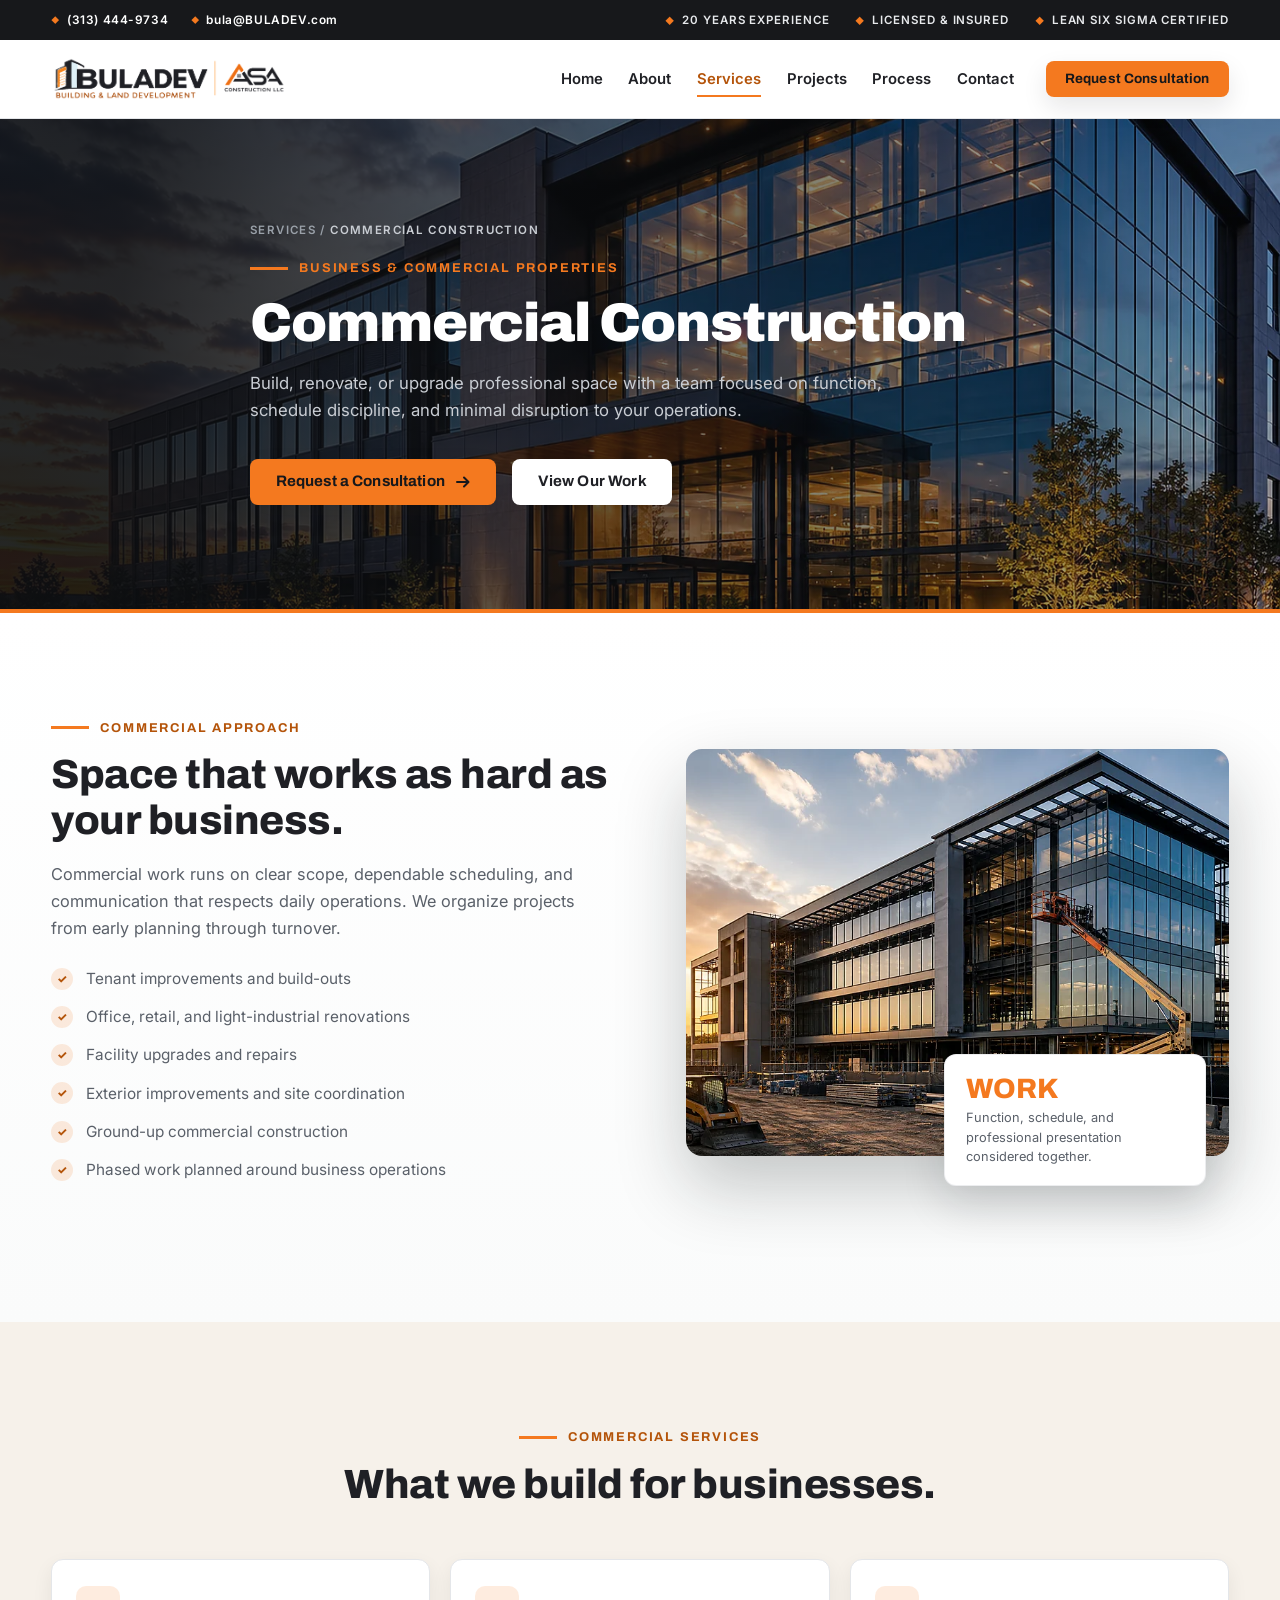
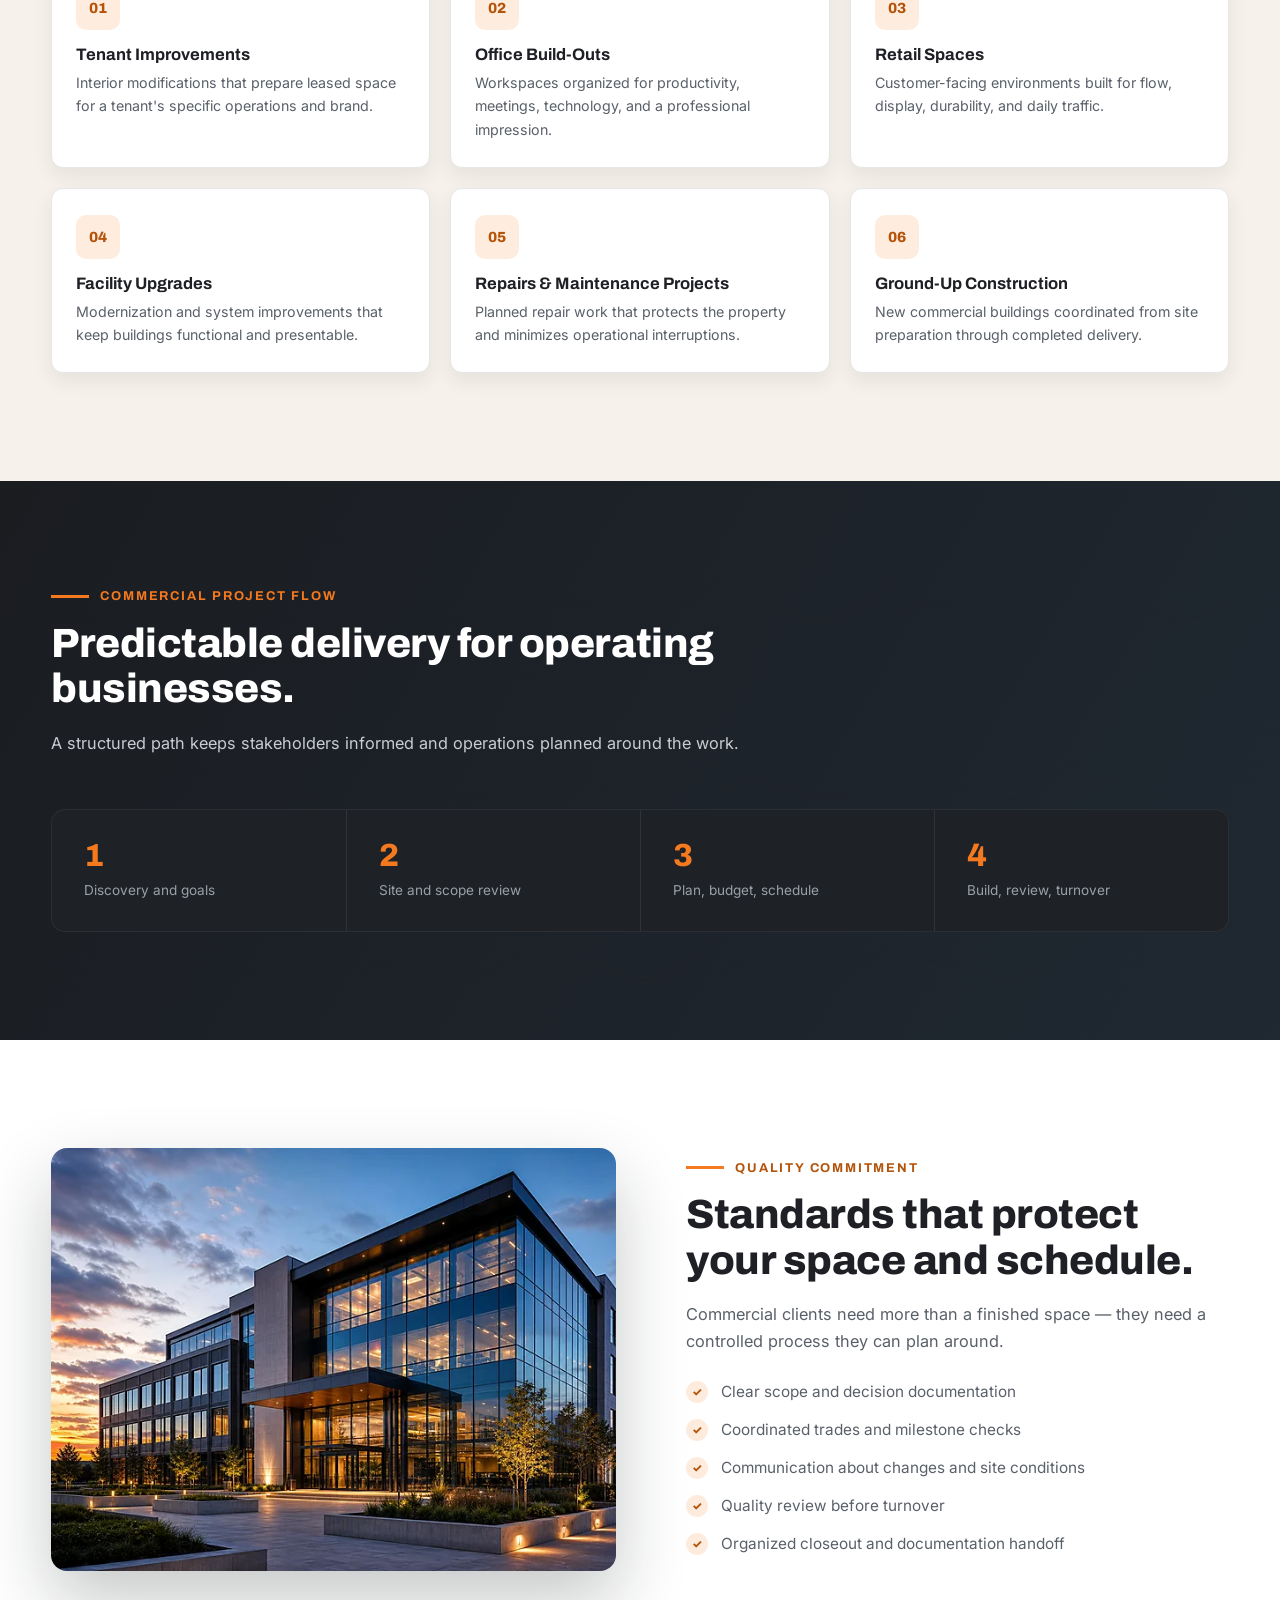
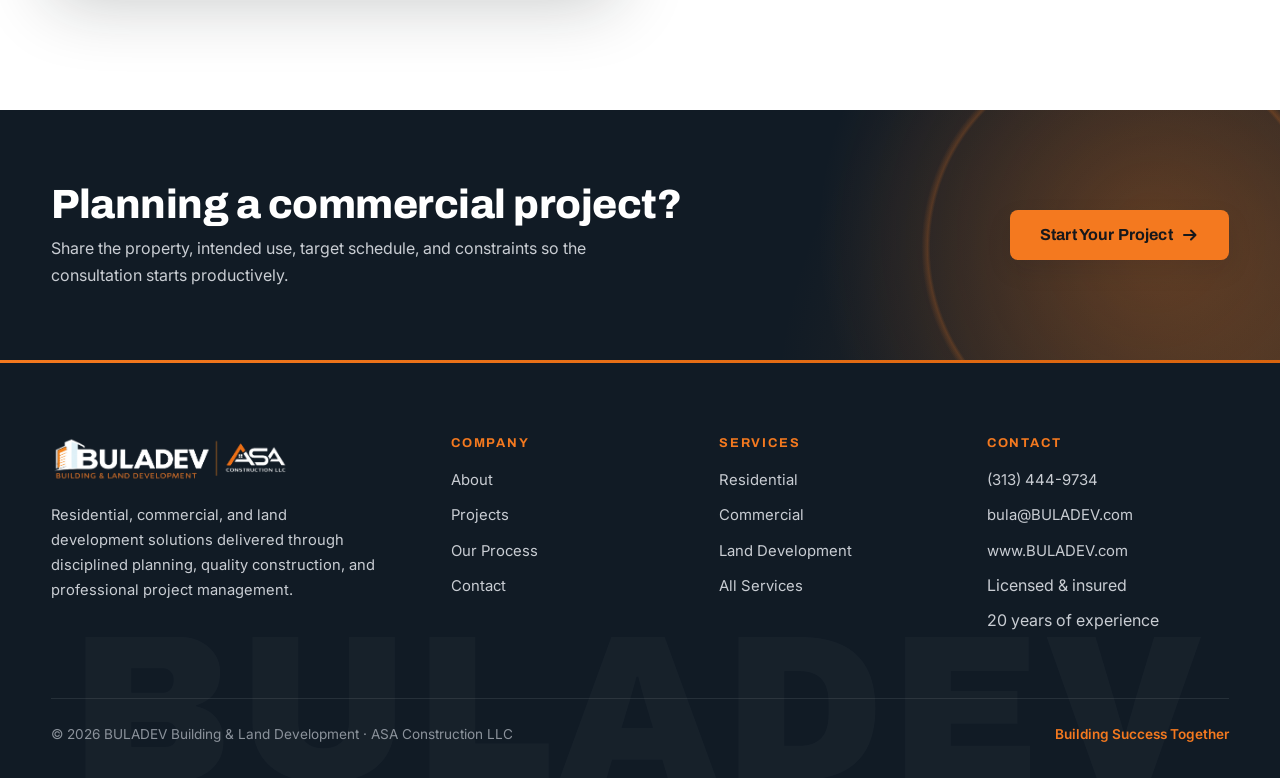
<file: commercial.html>
<!DOCTYPE html>
<html lang="en">
<head>
  <meta charset="utf-8">
  <meta name="viewport" content="width=device-width, initial-scale=1">
  <title>Commercial Construction | BULADEV + ASA Construction</title>
  <meta name="description" content="Tenant improvements, build-outs, renovations, facility upgrades, and ground-up commercial construction — delivered with schedule discipline and professional project management by BULADEV + ASA.">
  <link rel="canonical" href="https://www.buladev.com/commercial.html">
  <meta name="theme-color" content="#111B25">

  <meta property="og:type" content="website">
  <meta property="og:site_name" content="BULADEV + ASA Construction">
  <meta property="og:title" content="Commercial Construction | BULADEV + ASA">
  <meta property="og:description" content="Build, renovate, or upgrade professional space with a team focused on function, schedule discipline, and minimal disruption.">
  <meta property="og:url" content="https://www.buladev.com/commercial.html">
  <meta property="og:image" content="https://www.buladev.com/assets/images/generated/og-image-premium.jpg">
  <meta name="twitter:card" content="summary_large_image">

  <script>document.documentElement.classList.add('js');</script>
  <link rel="icon" type="image/svg+xml" href="assets/images/favicon.svg">
  <link rel="preload" as="image" href="assets/images/generated/commercial-hero.webp" imagesrcset="assets/images/generated/commercial-hero-640.webp 640w, assets/images/generated/commercial-hero-1024.webp 1024w, assets/images/generated/commercial-hero.webp 1440w" imagesizes="100vw">

  <link rel="preconnect" href="https://fonts.googleapis.com">
  <link rel="preconnect" href="https://fonts.gstatic.com" crossorigin>
  <link rel="stylesheet" href="https://fonts.googleapis.com/css2?family=Archivo:wght@600;700;800;900&family=Inter:wght@400;500;600;700&display=swap">

  <link rel="stylesheet" href="assets/css/style.css">
</head>
<body>

  <a class="skip-link" href="#main">Skip to main content</a>

  <div class="trustbar" role="region" aria-label="Contact and credentials">
    <div class="container trustbar-inner">
      <div class="trustbar-contact">
        <a class="tb-link" href="tel:+13134449734">(313) 444-9734</a>
        <a class="tb-link tb-email" href="mailto:bula@BULADEV.com">bula@BULADEV.com</a>
      </div>
      <ul class="trustbar-list">
        <li>20 Years Experience</li>
        <li class="tb-md">Licensed &amp; Insured</li>
        <li class="tb-lg">Lean Six Sigma Certified</li>
      </ul>
    </div>
  </div>

  <header class="site-header">
    <div class="container header-inner">
      <a class="brand" href="index.html" aria-label="BULADEV + ASA Construction — home">
        <img class="brand-lockup" src="assets/images/generated/logo-light.png" alt="BULADEV Building &amp; Land Development and ASA Construction LLC" width="1050" height="205">
      </a>

      <nav class="site-nav" aria-label="Primary">
        <ul>
          <li><a href="index.html">Home</a></li>
          <li><a href="about.html">About</a></li>
          <li><a href="services.html" class="active" aria-current="page">Services</a></li>
          <li><a href="index.html#projects">Projects</a></li>
          <li><a href="index.html#process">Process</a></li>
          <li><a href="contact.html">Contact</a></li>
        </ul>
      </nav>

      <a class="btn btn--primary btn--sm header-cta" href="contact.html">Request Consultation</a>

      <button class="nav-toggle" type="button" aria-expanded="false" aria-controls="mobile-menu" aria-label="Open menu">
        <span aria-hidden="true"></span><span aria-hidden="true"></span><span aria-hidden="true"></span>
      </button>
    </div>
  </header>

  <nav class="mobile-menu" id="mobile-menu" aria-label="Mobile" hidden>
    <ul>
      <li><a href="index.html">Home</a></li>
      <li><a href="about.html">About</a></li>
      <li><a href="services.html" class="active" aria-current="page">Services</a></li>
      <li><a href="index.html#projects">Projects</a></li>
      <li><a href="index.html#process">Process</a></li>
      <li><a href="contact.html">Contact</a></li>
    </ul>
    <a class="btn btn--primary" href="contact.html">Request Consultation</a>
    <div class="mobile-menu-foot">
      <a href="tel:+13134449734">(313) 444-9734</a>
      <a href="mailto:bula@BULADEV.com">bula@BULADEV.com</a>
    </div>
  </nav>

  <main id="main">

    <!-- ============ Page hero ============ -->
    <section class="page-hero" aria-label="Commercial construction">
      <img class="page-hero-bg" src="assets/images/generated/commercial-hero.webp" srcset="assets/images/generated/commercial-hero-640.webp 640w, assets/images/generated/commercial-hero-1024.webp 1024w, assets/images/generated/commercial-hero.webp 1440w" sizes="100vw" alt="" width="1440" height="810" loading="eager" fetchpriority="high" decoding="async">
      <div class="page-hero-scrim" aria-hidden="true"></div>

      <div class="container page-hero-inner">
        <p class="crumbs"><a href="services.html">Services</a> / <b>Commercial construction</b></p>
        <p class="eyebrow eyebrow--dark"><span class="eyebrow-rule" aria-hidden="true"></span>Business &amp; commercial properties</p>
        <h1>Commercial Construction</h1>
        <p class="lede">Build, renovate, or upgrade professional space with a team focused on function, schedule discipline, and minimal disruption to your operations.</p>
        <div class="hero-btns">
          <a class="btn btn--primary" href="contact.html">Request a Consultation
            <svg width="16" height="16" viewBox="0 0 16 16" fill="none" aria-hidden="true"><path d="M2 8h11M9 3.5 13.5 8 9 12.5" stroke="currentColor" stroke-width="2" stroke-linecap="round" stroke-linejoin="round"/></svg>
          </a>
          <a class="btn btn--white" href="index.html#projects">View Our Work</a>
        </div>
      </div>
    </section>

    <!-- ============ Approach ============ -->
    <section class="section about">
      <div class="container split">
        <div class="split-copy reveal">
          <p class="eyebrow"><span class="eyebrow-rule" aria-hidden="true"></span>Commercial approach</p>
          <h2>Space that works as hard as your business.</h2>
          <p class="section-sub">Commercial work runs on clear scope, dependable scheduling, and communication that respects daily operations. We organize projects from early planning through turnover.</p>
          <ul class="check-list">
            <li><span class="ck" aria-hidden="true">✓</span>Tenant improvements and build-outs</li>
            <li><span class="ck" aria-hidden="true">✓</span>Office, retail, and light-industrial renovations</li>
            <li><span class="ck" aria-hidden="true">✓</span>Facility upgrades and repairs</li>
            <li><span class="ck" aria-hidden="true">✓</span>Exterior improvements and site coordination</li>
            <li><span class="ck" aria-hidden="true">✓</span>Ground-up commercial construction</li>
            <li><span class="ck" aria-hidden="true">✓</span>Phased work planned around business operations</li>
          </ul>
        </div>

        <div class="media-card reveal" style="--rd:90ms">
          <img src="assets/images/generated/service-commercial.webp" srcset="assets/images/generated/service-commercial-480.webp 480w, assets/images/generated/service-commercial.webp 920w" sizes="(max-width: 1040px) 92vw, 46vw" alt="Modern glass commercial building with active site work" width="920" height="575" loading="lazy" decoding="async">
          <div class="float-card">
            <strong>WORK</strong>
            <p>Function, schedule, and professional presentation considered together.</p>
          </div>
        </div>
      </div>
    </section>

    <!-- ============ Commercial services ============ -->
    <section class="section section--cream">
      <div class="container">
        <div class="section-head section-head--center">
          <p class="eyebrow eyebrow--center"><span class="eyebrow-rule" aria-hidden="true"></span>Commercial services</p>
          <h2>What we build for businesses.</h2>
        </div>

        <ul class="tile-grid">
          <li class="tile reveal" style="--rd:0ms">
            <span class="chip" aria-hidden="true">01</span>
            <h3>Tenant Improvements</h3>
            <p>Interior modifications that prepare leased space for a tenant's specific operations and brand.</p>
          </li>
          <li class="tile reveal" style="--rd:60ms">
            <span class="chip" aria-hidden="true">02</span>
            <h3>Office Build-Outs</h3>
            <p>Workspaces organized for productivity, meetings, technology, and a professional impression.</p>
          </li>
          <li class="tile reveal" style="--rd:120ms">
            <span class="chip" aria-hidden="true">03</span>
            <h3>Retail Spaces</h3>
            <p>Customer-facing environments built for flow, display, durability, and daily traffic.</p>
          </li>
          <li class="tile reveal" style="--rd:180ms">
            <span class="chip" aria-hidden="true">04</span>
            <h3>Facility Upgrades</h3>
            <p>Modernization and system improvements that keep buildings functional and presentable.</p>
          </li>
          <li class="tile reveal" style="--rd:240ms">
            <span class="chip" aria-hidden="true">05</span>
            <h3>Repairs &amp; Maintenance Projects</h3>
            <p>Planned repair work that protects the property and minimizes operational interruptions.</p>
          </li>
          <li class="tile reveal" style="--rd:300ms">
            <span class="chip" aria-hidden="true">06</span>
            <h3>Ground-Up Construction</h3>
            <p>New commercial buildings coordinated from site preparation through completed delivery.</p>
          </li>
        </ul>
      </div>
    </section>

    <!-- ============ Project flow (dark) ============ -->
    <section class="section dark-section">
      <div class="container">
        <div class="section-head">
          <p class="eyebrow eyebrow--dark"><span class="eyebrow-rule" aria-hidden="true"></span>Commercial project flow</p>
          <h2>Predictable delivery for operating businesses.</h2>
          <p class="section-sub">A structured path keeps stakeholders informed and operations planned around the work.</p>
        </div>

        <div class="flow-panel reveal">
          <div class="flow-step"><strong>1</strong><span>Discovery and goals</span></div>
          <div class="flow-step"><strong>2</strong><span>Site and scope review</span></div>
          <div class="flow-step"><strong>3</strong><span>Plan, budget, schedule</span></div>
          <div class="flow-step"><strong>4</strong><span>Build, review, turnover</span></div>
        </div>
      </div>
    </section>

    <!-- ============ Quality commitment ============ -->
    <section class="section">
      <div class="container split">
        <div class="media-card reveal">
          <img src="assets/images/generated/portfolio-commercial.webp" srcset="assets/images/generated/portfolio-commercial-640.webp 640w, assets/images/generated/portfolio-commercial.webp 1200w" sizes="(max-width: 1040px) 92vw, 46vw" alt="Completed commercial building at dusk" width="1200" height="900" loading="lazy" decoding="async">
        </div>

        <div class="split-copy reveal" style="--rd:90ms">
          <p class="eyebrow"><span class="eyebrow-rule" aria-hidden="true"></span>Quality commitment</p>
          <h2>Standards that protect your space and schedule.</h2>
          <p class="section-sub">Commercial clients need more than a finished space — they need a controlled process they can plan around.</p>
          <ul class="check-list">
            <li><span class="ck" aria-hidden="true">✓</span>Clear scope and decision documentation</li>
            <li><span class="ck" aria-hidden="true">✓</span>Coordinated trades and milestone checks</li>
            <li><span class="ck" aria-hidden="true">✓</span>Communication about changes and site conditions</li>
            <li><span class="ck" aria-hidden="true">✓</span>Quality review before turnover</li>
            <li><span class="ck" aria-hidden="true">✓</span>Organized closeout and documentation handoff</li>
          </ul>
        </div>
      </div>
    </section>

    <!-- ============ CTA ============ -->
    <section class="cta-glow">
      <div class="container cta-glow-inner">
        <div class="reveal">
          <h2>Planning a commercial project?</h2>
          <p>Share the property, intended use, target schedule, and constraints so the consultation starts productively.</p>
        </div>
        <a class="btn btn--primary btn--lg" href="contact.html">Start Your Project
          <svg width="16" height="16" viewBox="0 0 16 16" fill="none" aria-hidden="true"><path d="M2 8h11M9 3.5 13.5 8 9 12.5" stroke="currentColor" stroke-width="2" stroke-linecap="round" stroke-linejoin="round"/></svg>
        </a>
      </div>
    </section>
  </main>

  <footer class="site-footer">
    <span class="footer-watermark" aria-hidden="true">BULADEV</span>
    <div class="container">
      <div class="footer-grid">
        <div class="footer-brand">
          <div class="footer-logos">
            <img class="footer-logo" src="assets/images/generated/logo-dark.png" alt="BULADEV Building &amp; Land Development and ASA Construction LLC" width="1050" height="203" loading="lazy" decoding="async">
          </div>
          <p>Residential, commercial, and land development solutions delivered through disciplined planning, quality construction, and professional project management.</p>
        </div>

        <nav class="footer-col" aria-label="Company">
          <h3>Company</h3>
          <ul>
            <li><a href="about.html">About</a></li>
            <li><a href="index.html#projects">Projects</a></li>
            <li><a href="index.html#process">Our Process</a></li>
            <li><a href="contact.html">Contact</a></li>
          </ul>
        </nav>

        <nav class="footer-col" aria-label="Services">
          <h3>Services</h3>
          <ul>
            <li><a href="residential.html">Residential</a></li>
            <li><a href="commercial.html">Commercial</a></li>
            <li><a href="land-development.html">Land Development</a></li>
            <li><a href="services.html">All Services</a></li>
          </ul>
        </nav>

        <div class="footer-col" aria-label="Contact information">
          <h3>Contact</h3>
          <ul>
            <li><a href="tel:+13134449734">(313) 444-9734</a></li>
            <li><a href="mailto:bula@BULADEV.com">bula@BULADEV.com</a></li>
            <li><a href="https://www.buladev.com">www.BULADEV.com</a></li>
            <li>Licensed &amp; insured</li>
            <li>20 years of experience</li>
          </ul>
        </div>
      </div>

      <div class="footer-bottom">
        <p>© 2026 BULADEV Building &amp; Land Development · ASA Construction LLC</p>
        <p class="footer-tagline">Building Success Together</p>
      </div>
    </div>
  </footer>

  <noscript>
    <style>
      .faq-panel { grid-template-rows: 1fr !important; }
      .reveal { opacity: 1 !important; transform: none !important; }
      .nav-toggle { display: none !important; }
    </style>
  </noscript>

  <script src="assets/js/main.js" defer></script>
</body>
</html>
</file>
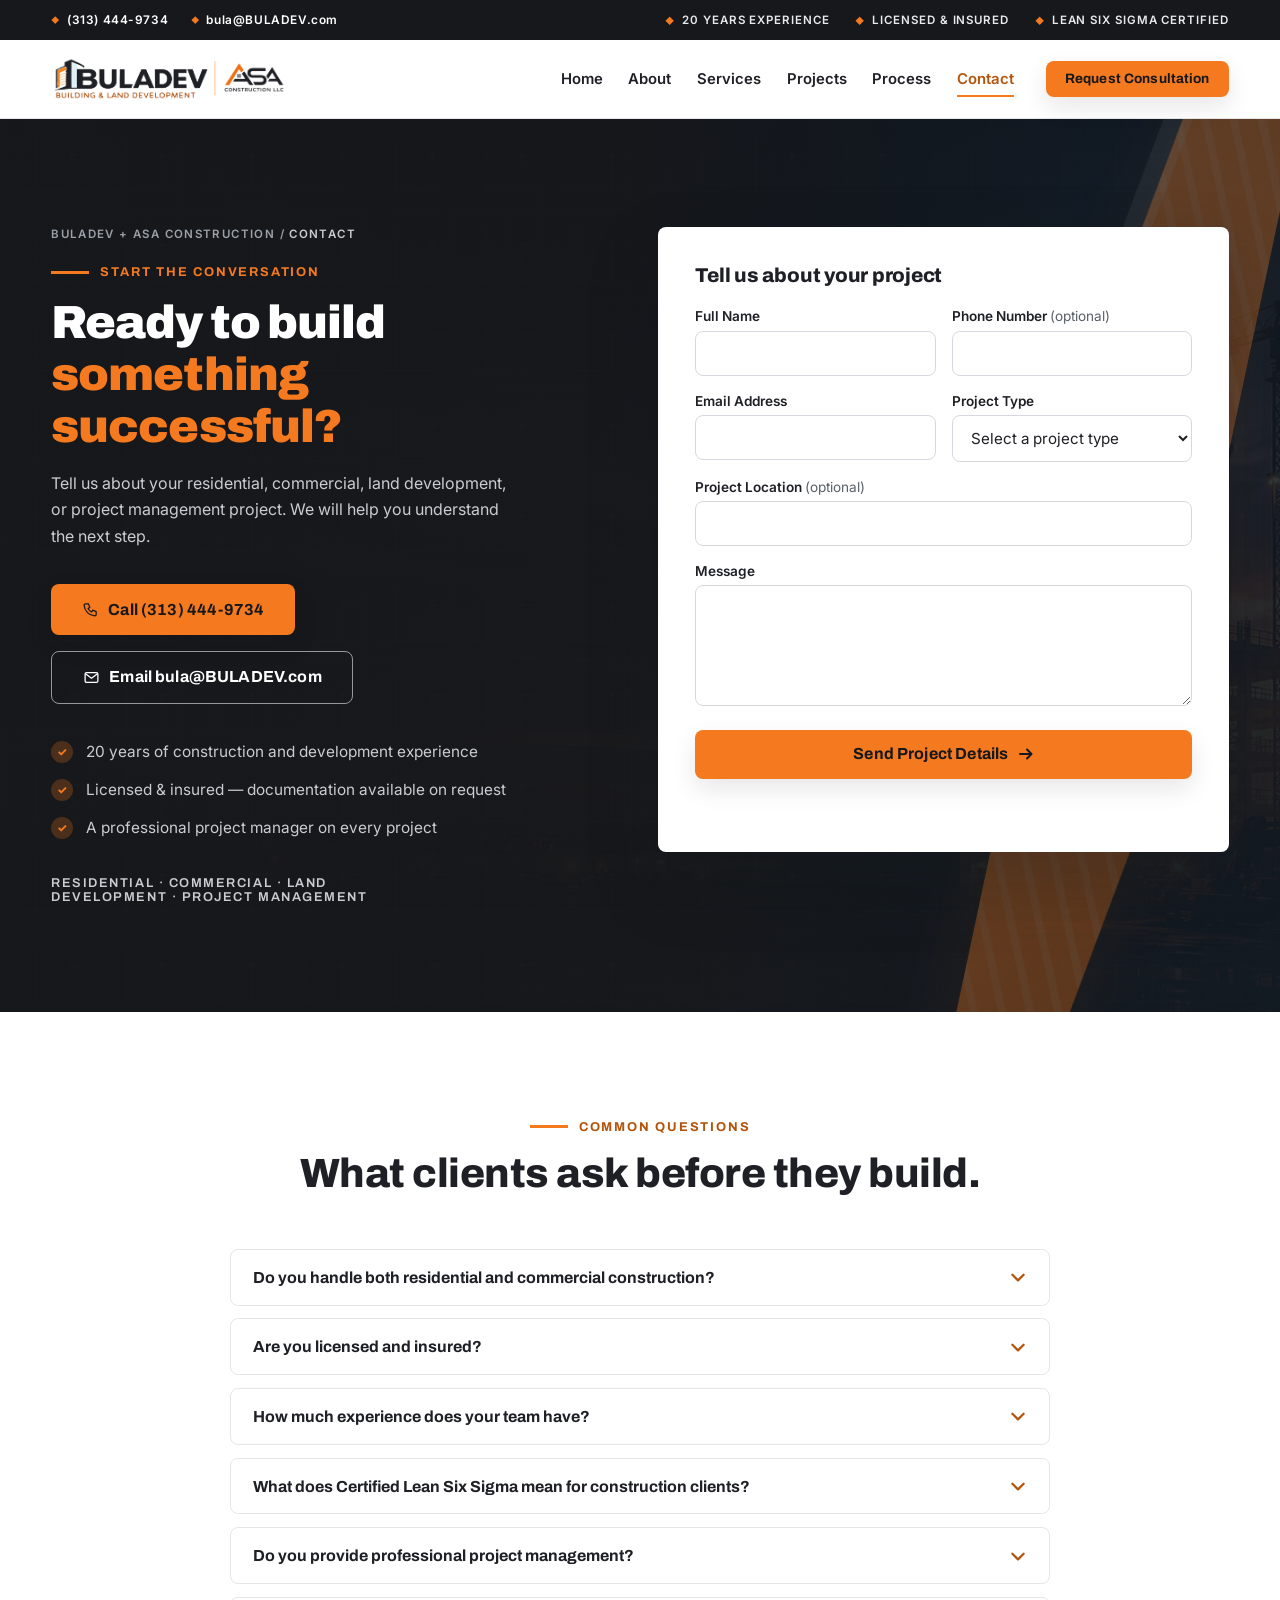
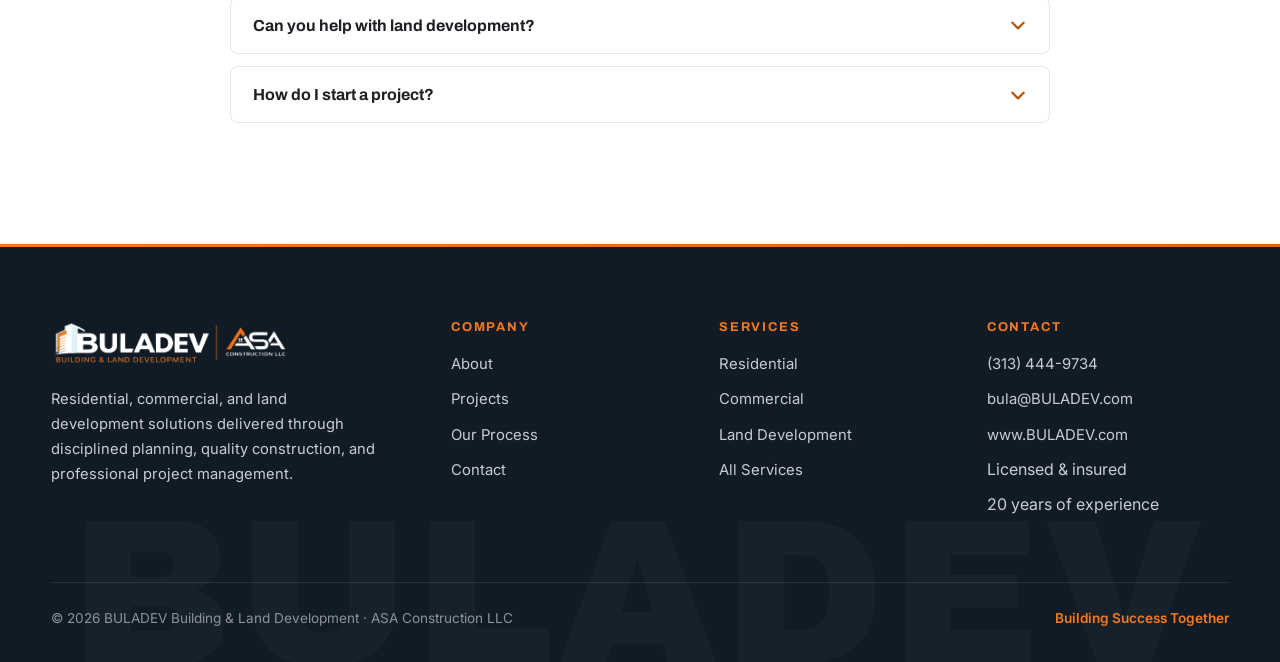
<file: contact.html>
<!DOCTYPE html>
<html lang="en">
<head>
  <meta charset="utf-8">
  <meta name="viewport" content="width=device-width, initial-scale=1">
  <title>Contact BULADEV + ASA Construction — Start Your Project</title>
  <meta name="description" content="Start your residential, commercial, or land development project. Call (313) 444-9734, email bula@BULADEV.com, or send the project form — BULADEV + ASA Construction, licensed &amp; insured.">
  <link rel="canonical" href="https://www.buladev.com/contact.html">
  <meta name="theme-color" content="#111B25">

  <meta property="og:type" content="website">
  <meta property="og:site_name" content="BULADEV + ASA Construction">
  <meta property="og:title" content="Contact BULADEV + ASA Construction">
  <meta property="og:description" content="Ready to build something successful? Call (313) 444-9734 or send us your project details.">
  <meta property="og:url" content="https://www.buladev.com/contact.html">
  <meta property="og:image" content="https://www.buladev.com/assets/images/generated/og-image-premium.jpg">
  <meta name="twitter:card" content="summary_large_image">

  <script>document.documentElement.classList.add('js');</script>
  <link rel="icon" type="image/svg+xml" href="assets/images/favicon.svg">

  <link rel="preconnect" href="https://fonts.googleapis.com">
  <link rel="preconnect" href="https://fonts.gstatic.com" crossorigin>
  <link rel="stylesheet" href="https://fonts.googleapis.com/css2?family=Archivo:wght@600;700;800;900&family=Inter:wght@400;500;600;700&display=swap">

  <link rel="stylesheet" href="assets/css/style.css">
</head>
<body>

  <a class="skip-link" href="#main">Skip to main content</a>

  <div class="trustbar" role="region" aria-label="Contact and credentials">
    <div class="container trustbar-inner">
      <div class="trustbar-contact">
        <a class="tb-link" href="tel:+13134449734">(313) 444-9734</a>
        <a class="tb-link tb-email" href="mailto:bula@BULADEV.com">bula@BULADEV.com</a>
      </div>
      <ul class="trustbar-list">
        <li>20 Years Experience</li>
        <li class="tb-md">Licensed &amp; Insured</li>
        <li class="tb-lg">Lean Six Sigma Certified</li>
      </ul>
    </div>
  </div>

  <header class="site-header">
    <div class="container header-inner">
      <a class="brand" href="index.html" aria-label="BULADEV + ASA Construction — home">
        <img class="brand-lockup" src="assets/images/generated/logo-light.png" alt="BULADEV Building &amp; Land Development and ASA Construction LLC" width="1050" height="205">
      </a>

      <nav class="site-nav" aria-label="Primary">
        <ul>
          <li><a href="index.html">Home</a></li>
          <li><a href="about.html">About</a></li>
          <li><a href="services.html">Services</a></li>
          <li><a href="index.html#projects">Projects</a></li>
          <li><a href="index.html#process">Process</a></li>
          <li><a href="contact.html" class="active" aria-current="page">Contact</a></li>
        </ul>
      </nav>

      <a class="btn btn--primary btn--sm header-cta" href="contact.html">Request Consultation</a>

      <button class="nav-toggle" type="button" aria-expanded="false" aria-controls="mobile-menu" aria-label="Open menu">
        <span aria-hidden="true"></span><span aria-hidden="true"></span><span aria-hidden="true"></span>
      </button>
    </div>
  </header>

  <nav class="mobile-menu" id="mobile-menu" aria-label="Mobile" hidden>
    <ul>
      <li><a href="index.html">Home</a></li>
      <li><a href="about.html">About</a></li>
      <li><a href="services.html">Services</a></li>
      <li><a href="index.html#projects">Projects</a></li>
      <li><a href="index.html#process">Process</a></li>
      <li><a href="contact.html" class="active" aria-current="page">Contact</a></li>
    </ul>
    <a class="btn btn--primary" href="contact.html">Request Consultation</a>
    <div class="mobile-menu-foot">
      <a href="tel:+13134449734">(313) 444-9734</a>
      <a href="mailto:bula@BULADEV.com">bula@BULADEV.com</a>
    </div>
  </nav>

  <main id="main">

    <!-- ============ Contact / form ============ -->
    <section class="section contact" id="contact">
      <div class="contact-band" aria-hidden="true"></div>
      <div class="container">
        <div class="contact-grid">
          <div class="contact-copy">
            <p class="crumbs">BULADEV + ASA Construction / <b>Contact</b></p>
            <p class="eyebrow eyebrow--dark"><span class="eyebrow-rule" aria-hidden="true"></span>Start the conversation</p>
            <h1>Ready to build <span class="accent">something successful?</span></h1>
            <p>Tell us about your residential, commercial, land development, or project management project. We will help you understand the next step.</p>

            <div class="contact-actions">
              <a class="btn btn--primary btn--lg" href="tel:+13134449734">
                <svg width="17" height="17" viewBox="0 0 24 24" fill="none" aria-hidden="true"><path d="M5 4h4l2 5-2.5 1.5a12 12 0 0 0 5 5L15 13l5 2v4a2 2 0 0 1-2 2A16 16 0 0 1 3 6a2 2 0 0 1 2-2Z" stroke="currentColor" stroke-width="1.8" stroke-linejoin="round"/></svg>
                Call (313) 444-9734
              </a>
              <a class="btn btn--ghost btn--lg" href="mailto:bula@BULADEV.com">
                <svg width="17" height="17" viewBox="0 0 24 24" fill="none" aria-hidden="true"><rect x="3" y="5" width="18" height="14" rx="2" stroke="currentColor" stroke-width="1.8"/><path d="m4 7 8 6 8-6" stroke="currentColor" stroke-width="1.8" stroke-linecap="round" stroke-linejoin="round"/></svg>
                Email bula@BULADEV.com
              </a>
            </div>

            <ul class="check-list check-list--dark" style="margin-top:2.2rem">
              <li><span class="ck" aria-hidden="true">✓</span>20 years of construction and development experience</li>
              <li><span class="ck" aria-hidden="true">✓</span>Licensed &amp; insured — documentation available on request</li>
              <li><span class="ck" aria-hidden="true">✓</span>A professional project manager on every project</li>
            </ul>

            <p class="contact-tags">Residential · Commercial · Land Development · Project Management</p>
          </div>

          <form class="contact-form" id="contact-form" action="#" method="post" novalidate>
            <h2 class="form-title">Tell us about your project</h2>

            <div class="form-row">
              <div class="field">
                <label for="cf-name">Full Name</label>
                <input type="text" id="cf-name" name="name" autocomplete="name" required aria-describedby="err-name">
                <p class="field-error" id="err-name" hidden></p>
              </div>
              <div class="field">
                <label for="cf-phone">Phone Number <span class="optional">(optional)</span></label>
                <input type="tel" id="cf-phone" name="phone" autocomplete="tel" aria-describedby="err-phone">
                <p class="field-error" id="err-phone" hidden></p>
              </div>
            </div>

            <div class="form-row">
              <div class="field">
                <label for="cf-email">Email Address</label>
                <input type="email" id="cf-email" name="email" autocomplete="email" required aria-describedby="err-email">
                <p class="field-error" id="err-email" hidden></p>
              </div>
              <div class="field">
                <label for="cf-type">Project Type</label>
                <select id="cf-type" name="project-type" required aria-describedby="err-type">
                  <option value="" selected>Select a project type</option>
                  <option>Residential Construction</option>
                  <option>Commercial Construction</option>
                  <option>Land Development</option>
                  <option>Professional Project Management</option>
                  <option>Other</option>
                </select>
                <p class="field-error" id="err-type" hidden></p>
              </div>
            </div>

            <div class="field">
              <label for="cf-location">Project Location <span class="optional">(optional)</span></label>
              <input type="text" id="cf-location" name="location" autocomplete="address-level2" aria-describedby="err-location">
              <p class="field-error" id="err-location" hidden></p>
            </div>

            <div class="field">
              <label for="cf-message">Message</label>
              <textarea id="cf-message" name="message" rows="5" required aria-describedby="err-message"></textarea>
              <p class="field-error" id="err-message" hidden></p>
            </div>

            <button class="btn btn--primary btn--lg form-submit" type="submit">Send Project Details
              <svg width="16" height="16" viewBox="0 0 16 16" fill="none" aria-hidden="true"><path d="M2 8h11M9 3.5 13.5 8 9 12.5" stroke="currentColor" stroke-width="2" stroke-linecap="round" stroke-linejoin="round"/></svg>
            </button>
            <p class="form-status" id="form-status" role="status" aria-live="polite"></p>
          </form>
        </div>
      </div>
    </section>

    <!-- ============ FAQ ============ -->
    <section class="section faq" id="faq">
      <div class="container">
        <div class="section-head section-head--center">
          <p class="eyebrow eyebrow--center"><span class="eyebrow-rule" aria-hidden="true"></span>Common questions</p>
          <h2>What clients ask before they build.</h2>
        </div>

        <div class="faq-list">
          <div class="faq-item">
            <h3 class="faq-heading">
              <button class="faq-q" type="button" aria-expanded="false" aria-controls="faq-a1" id="faq-q1">
                Do you handle both residential and commercial construction?
                <svg class="faq-chevron" width="18" height="18" viewBox="0 0 16 16" fill="none" aria-hidden="true"><path d="m3 6 5 5 5-5" stroke="currentColor" stroke-width="2" stroke-linecap="round" stroke-linejoin="round"/></svg>
              </button>
            </h3>
            <div class="faq-panel" id="faq-a1" role="region" aria-labelledby="faq-q1">
              <div class="faq-panel-inner">
                <p>Yes. We build and renovate homes as well as office, retail, and light-industrial spaces. Because one coordinated team manages both, you get the same planning discipline, communication, and quality standards on every project type.</p>
              </div>
            </div>
          </div>

          <div class="faq-item">
            <h3 class="faq-heading">
              <button class="faq-q" type="button" aria-expanded="false" aria-controls="faq-a2" id="faq-q2">
                Are you licensed and insured?
                <svg class="faq-chevron" width="18" height="18" viewBox="0 0 16 16" fill="none" aria-hidden="true"><path d="m3 6 5 5 5-5" stroke="currentColor" stroke-width="2" stroke-linecap="round" stroke-linejoin="round"/></svg>
              </button>
            </h3>
            <div class="faq-panel" id="faq-a2" role="region" aria-labelledby="faq-q2">
              <div class="faq-panel-inner">
                <p>Yes. BULADEV Building &amp; Land Development and ASA Construction LLC are fully licensed and insured, and documentation is available on request before any work begins.</p>
              </div>
            </div>
          </div>

          <div class="faq-item">
            <h3 class="faq-heading">
              <button class="faq-q" type="button" aria-expanded="false" aria-controls="faq-a3" id="faq-q3">
                How much experience does your team have?
                <svg class="faq-chevron" width="18" height="18" viewBox="0 0 16 16" fill="none" aria-hidden="true"><path d="m3 6 5 5 5-5" stroke="currentColor" stroke-width="2" stroke-linecap="round" stroke-linejoin="round"/></svg>
              </button>
            </h3>
            <div class="faq-panel" id="faq-a3" role="region" aria-labelledby="faq-q3">
              <div class="faq-panel-inner">
                <p>Our team brings 20 years of experience across residential construction, commercial construction, and land development — backed by professional project managers who have taken projects from first concept through final closeout.</p>
              </div>
            </div>
          </div>

          <div class="faq-item">
            <h3 class="faq-heading">
              <button class="faq-q" type="button" aria-expanded="false" aria-controls="faq-a4" id="faq-q4">
                What does Certified Lean Six Sigma mean for construction clients?
                <svg class="faq-chevron" width="18" height="18" viewBox="0 0 16 16" fill="none" aria-hidden="true"><path d="m3 6 5 5 5-5" stroke="currentColor" stroke-width="2" stroke-linecap="round" stroke-linejoin="round"/></svg>
              </button>
            </h3>
            <div class="faq-panel" id="faq-a4" role="region" aria-labelledby="faq-q4">
              <div class="faq-panel-inner">
                <p>Lean Six Sigma is a process-improvement discipline focused on eliminating waste and reducing variation. On your project it means measurable quality control, fewer delays and surprises, tighter cost management, and decisions backed by data instead of guesswork.</p>
              </div>
            </div>
          </div>

          <div class="faq-item">
            <h3 class="faq-heading">
              <button class="faq-q" type="button" aria-expanded="false" aria-controls="faq-a5" id="faq-q5">
                Do you provide professional project management?
                <svg class="faq-chevron" width="18" height="18" viewBox="0 0 16 16" fill="none" aria-hidden="true"><path d="m3 6 5 5 5-5" stroke="currentColor" stroke-width="2" stroke-linecap="round" stroke-linejoin="round"/></svg>
              </button>
            </h3>
            <div class="faq-panel" id="faq-a5" role="region" aria-labelledby="faq-q5">
              <div class="faq-panel-inner">
                <p>Yes. Every project is led by a professional project manager accountable for scope, schedule, cost, quality, and safety — with clear communication at every stage from discovery to closeout.</p>
              </div>
            </div>
          </div>

          <div class="faq-item">
            <h3 class="faq-heading">
              <button class="faq-q" type="button" aria-expanded="false" aria-controls="faq-a6" id="faq-q6">
                Can you help with land development?
                <svg class="faq-chevron" width="18" height="18" viewBox="0 0 16 16" fill="none" aria-hidden="true"><path d="m3 6 5 5 5-5" stroke="currentColor" stroke-width="2" stroke-linecap="round" stroke-linejoin="round"/></svg>
              </button>
            </h3>
            <div class="faq-panel" id="faq-a6" role="region" aria-labelledby="faq-q6">
              <div class="faq-panel-inner">
                <p>Yes. We support site evaluation, planning, preparation, and infrastructure coordination — and because we also build, your development plan is grounded in real construction knowledge from day one.</p>
              </div>
            </div>
          </div>

          <div class="faq-item">
            <h3 class="faq-heading">
              <button class="faq-q" type="button" aria-expanded="false" aria-controls="faq-a7" id="faq-q7">
                How do I start a project?
                <svg class="faq-chevron" width="18" height="18" viewBox="0 0 16 16" fill="none" aria-hidden="true"><path d="m3 6 5 5 5-5" stroke="currentColor" stroke-width="2" stroke-linecap="round" stroke-linejoin="round"/></svg>
              </button>
            </h3>
            <div class="faq-panel" id="faq-a7" role="region" aria-labelledby="faq-q7">
              <div class="faq-panel-inner">
                <p>Call <a href="tel:+13134449734">(313) 444-9734</a>, email <a href="mailto:bula@BULADEV.com">bula@BULADEV.com</a>, or send us the project form above. We will talk through your goals, explain what to expect, and help you understand the next step — no pressure, no obligation.</p>
              </div>
            </div>
          </div>
        </div>
      </div>
    </section>
  </main>

  <footer class="site-footer">
    <span class="footer-watermark" aria-hidden="true">BULADEV</span>
    <div class="container">
      <div class="footer-grid">
        <div class="footer-brand">
          <div class="footer-logos">
            <img class="footer-logo" src="assets/images/generated/logo-dark.png" alt="BULADEV Building &amp; Land Development and ASA Construction LLC" width="1050" height="203" loading="lazy" decoding="async">
          </div>
          <p>Residential, commercial, and land development solutions delivered through disciplined planning, quality construction, and professional project management.</p>
        </div>

        <nav class="footer-col" aria-label="Company">
          <h3>Company</h3>
          <ul>
            <li><a href="about.html">About</a></li>
            <li><a href="index.html#projects">Projects</a></li>
            <li><a href="index.html#process">Our Process</a></li>
            <li><a href="contact.html">Contact</a></li>
          </ul>
        </nav>

        <nav class="footer-col" aria-label="Services">
          <h3>Services</h3>
          <ul>
            <li><a href="residential.html">Residential</a></li>
            <li><a href="commercial.html">Commercial</a></li>
            <li><a href="land-development.html">Land Development</a></li>
            <li><a href="services.html">All Services</a></li>
          </ul>
        </nav>

        <div class="footer-col" aria-label="Contact information">
          <h3>Contact</h3>
          <ul>
            <li><a href="tel:+13134449734">(313) 444-9734</a></li>
            <li><a href="mailto:bula@BULADEV.com">bula@BULADEV.com</a></li>
            <li><a href="https://www.buladev.com">www.BULADEV.com</a></li>
            <li>Licensed &amp; insured</li>
            <li>20 years of experience</li>
          </ul>
        </div>
      </div>

      <div class="footer-bottom">
        <p>© 2026 BULADEV Building &amp; Land Development · ASA Construction LLC</p>
        <p class="footer-tagline">Building Success Together</p>
      </div>
    </div>
  </footer>

  <noscript>
    <style>
      .faq-panel { grid-template-rows: 1fr !important; }
      .reveal { opacity: 1 !important; transform: none !important; }
      .nav-toggle { display: none !important; }
    </style>
  </noscript>

  <script src="assets/js/main.js" defer></script>
</body>
</html>
</file>
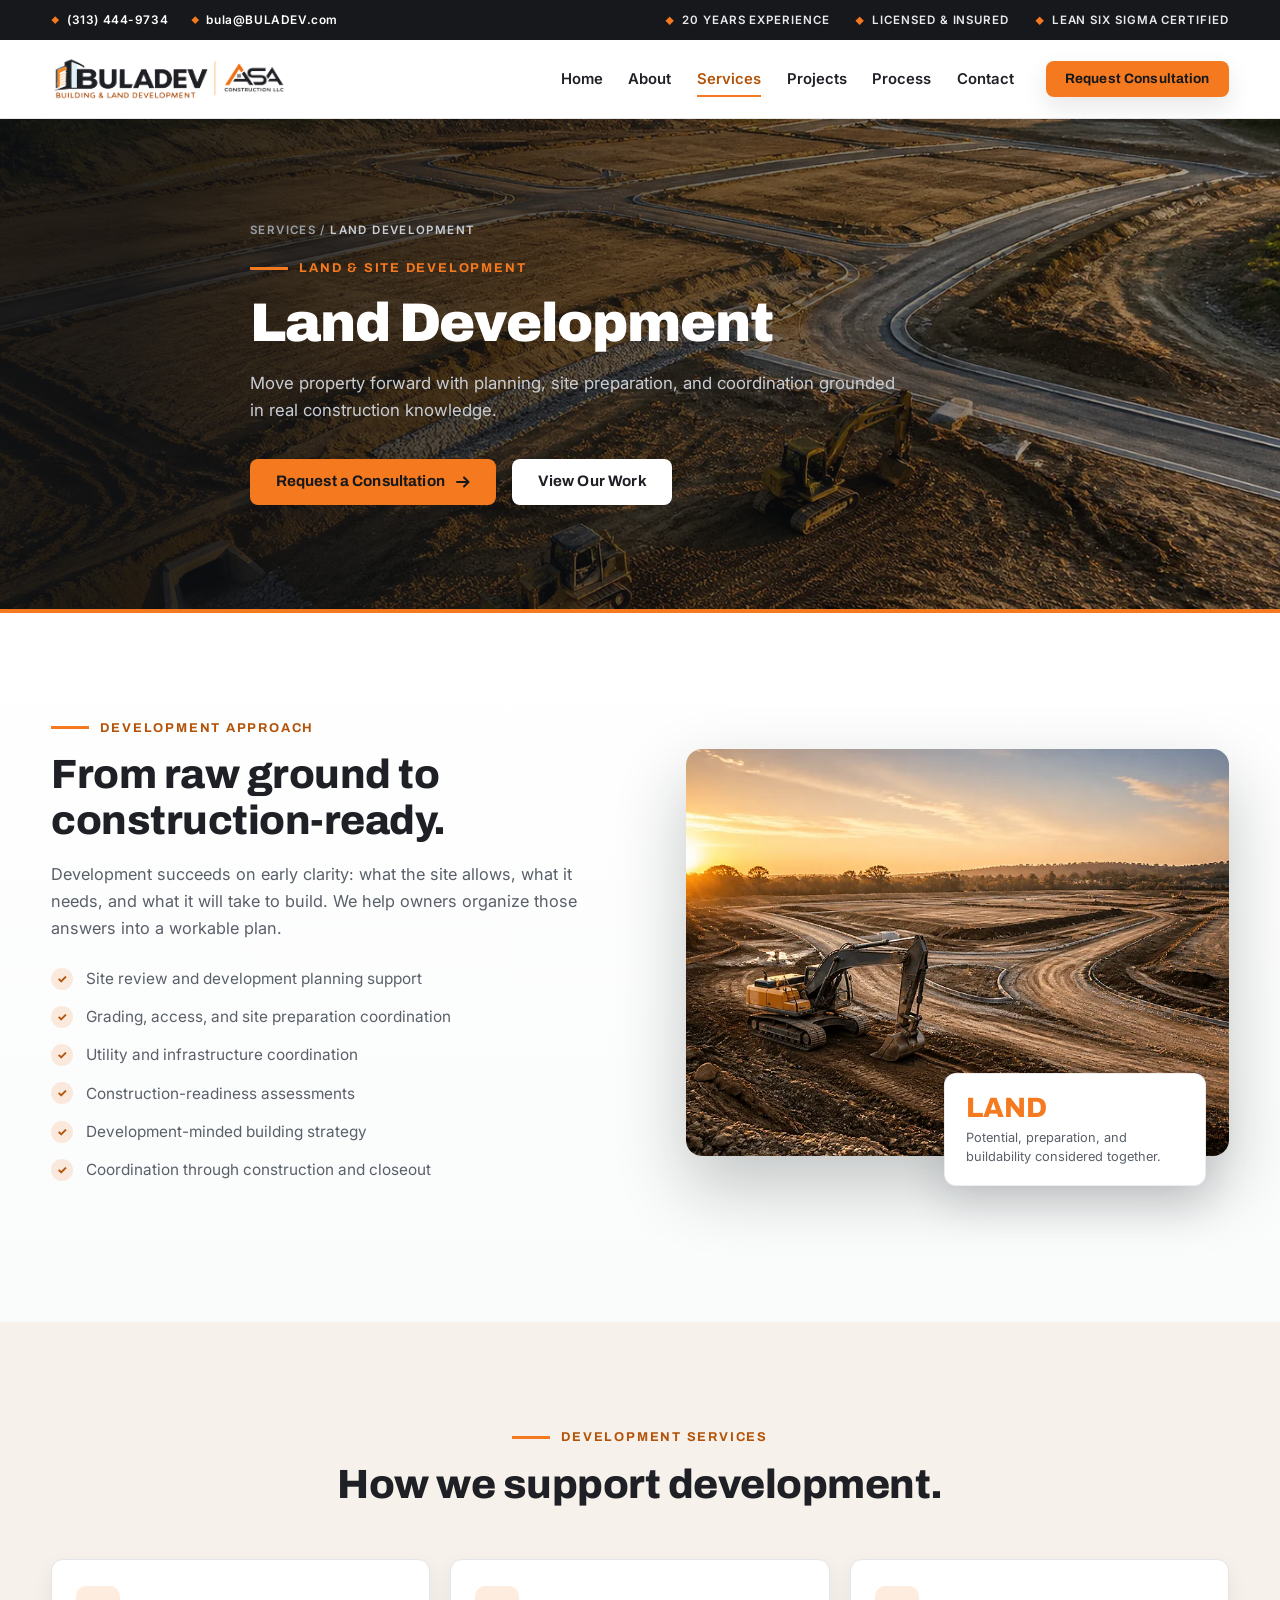
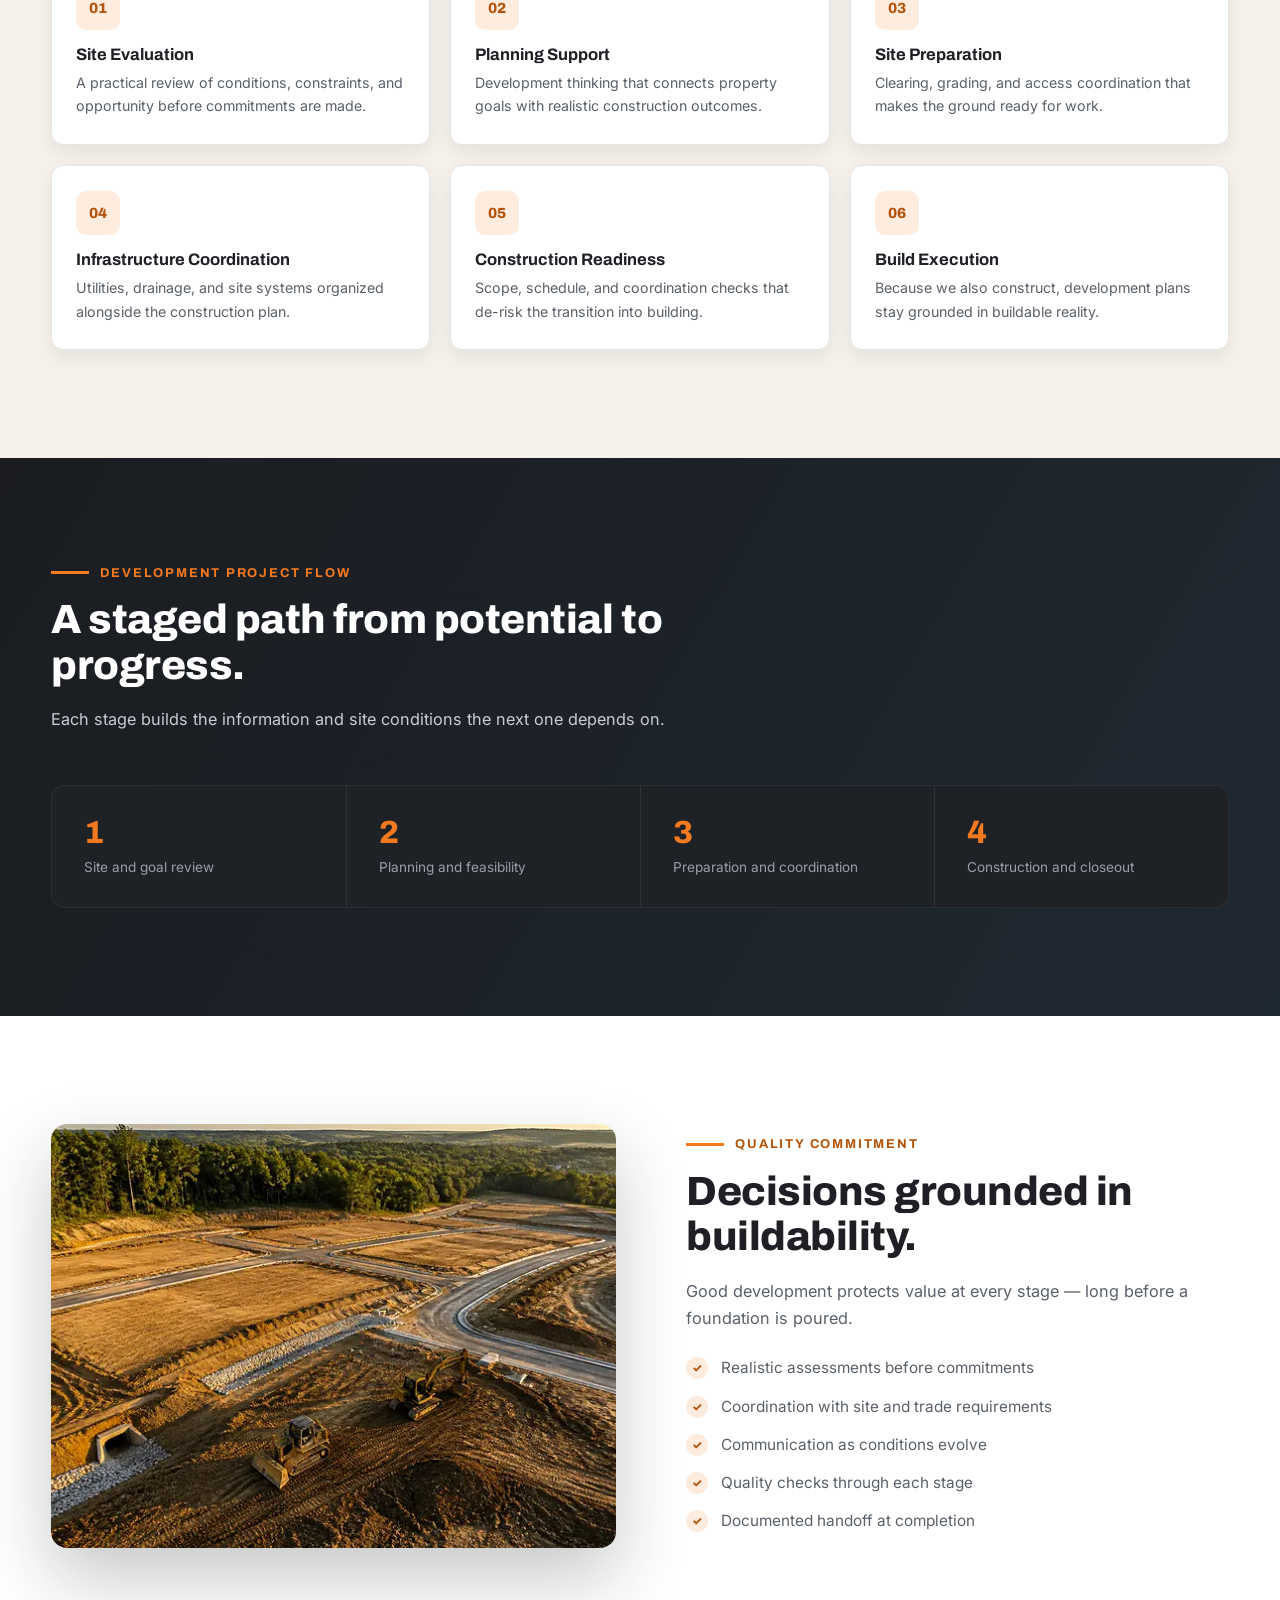
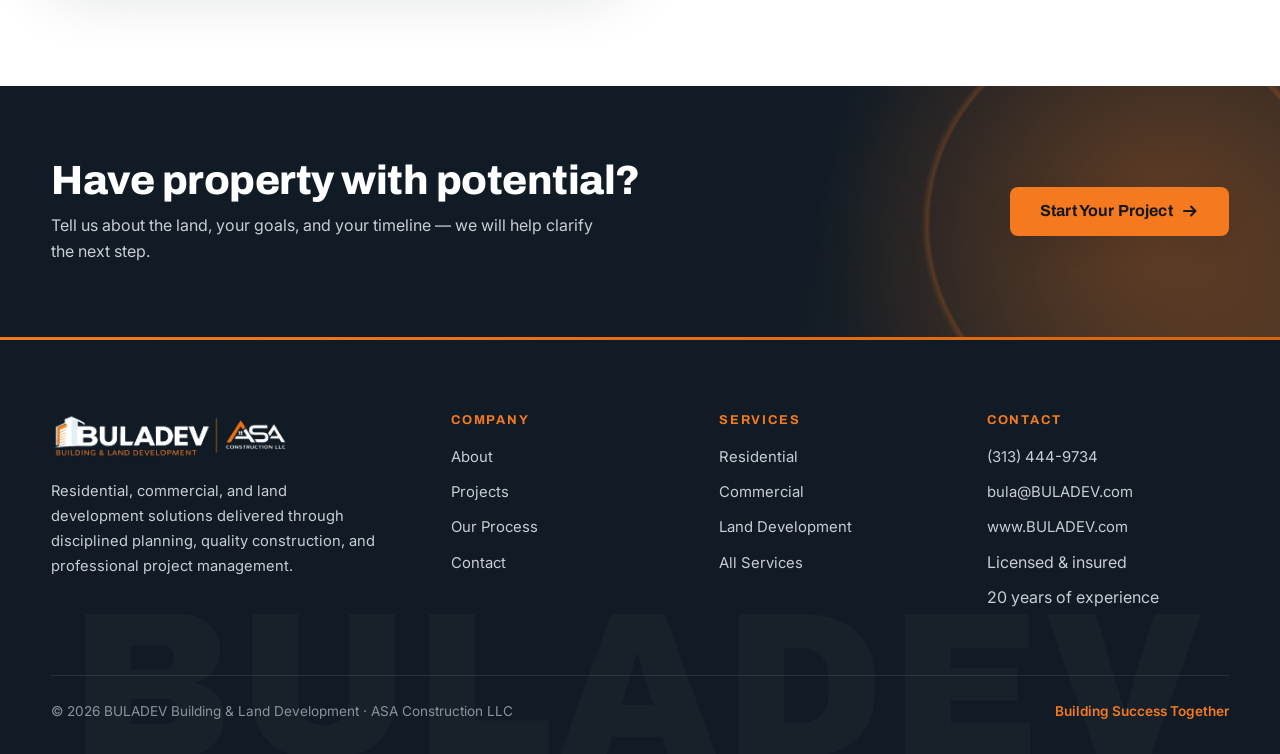
<file: land-development.html>
<!DOCTYPE html>
<html lang="en">
<head>
  <meta charset="utf-8">
  <meta name="viewport" content="width=device-width, initial-scale=1">
  <title>Land Development | BULADEV + ASA Construction</title>
  <meta name="description" content="Site evaluation, planning support, site preparation, infrastructure coordination, and construction readiness — land development services from BULADEV + ASA grounded in real construction knowledge.">
  <link rel="canonical" href="https://www.buladev.com/land-development.html">
  <meta name="theme-color" content="#111B25">

  <meta property="og:type" content="website">
  <meta property="og:site_name" content="BULADEV + ASA Construction">
  <meta property="og:title" content="Land Development | BULADEV + ASA">
  <meta property="og:description" content="Move property forward with planning, site preparation, and coordination grounded in real construction knowledge.">
  <meta property="og:url" content="https://www.buladev.com/land-development.html">
  <meta property="og:image" content="https://www.buladev.com/assets/images/generated/og-image-premium.jpg">
  <meta name="twitter:card" content="summary_large_image">

  <script>document.documentElement.classList.add('js');</script>
  <link rel="icon" type="image/svg+xml" href="assets/images/favicon.svg">
  <link rel="preload" as="image" href="assets/images/generated/land-development-hero.webp" imagesrcset="assets/images/generated/land-development-hero-640.webp 640w, assets/images/generated/land-development-hero-1024.webp 1024w, assets/images/generated/land-development-hero.webp 1440w" imagesizes="100vw">

  <link rel="preconnect" href="https://fonts.googleapis.com">
  <link rel="preconnect" href="https://fonts.gstatic.com" crossorigin>
  <link rel="stylesheet" href="https://fonts.googleapis.com/css2?family=Archivo:wght@600;700;800;900&family=Inter:wght@400;500;600;700&display=swap">

  <link rel="stylesheet" href="assets/css/style.css">
</head>
<body>

  <a class="skip-link" href="#main">Skip to main content</a>

  <div class="trustbar" role="region" aria-label="Contact and credentials">
    <div class="container trustbar-inner">
      <div class="trustbar-contact">
        <a class="tb-link" href="tel:+13134449734">(313) 444-9734</a>
        <a class="tb-link tb-email" href="mailto:bula@BULADEV.com">bula@BULADEV.com</a>
      </div>
      <ul class="trustbar-list">
        <li>20 Years Experience</li>
        <li class="tb-md">Licensed &amp; Insured</li>
        <li class="tb-lg">Lean Six Sigma Certified</li>
      </ul>
    </div>
  </div>

  <header class="site-header">
    <div class="container header-inner">
      <a class="brand" href="index.html" aria-label="BULADEV + ASA Construction — home">
        <img class="brand-lockup" src="assets/images/generated/logo-light.png" alt="BULADEV Building &amp; Land Development and ASA Construction LLC" width="1050" height="205">
      </a>

      <nav class="site-nav" aria-label="Primary">
        <ul>
          <li><a href="index.html">Home</a></li>
          <li><a href="about.html">About</a></li>
          <li><a href="services.html" class="active" aria-current="page">Services</a></li>
          <li><a href="index.html#projects">Projects</a></li>
          <li><a href="index.html#process">Process</a></li>
          <li><a href="contact.html">Contact</a></li>
        </ul>
      </nav>

      <a class="btn btn--primary btn--sm header-cta" href="contact.html">Request Consultation</a>

      <button class="nav-toggle" type="button" aria-expanded="false" aria-controls="mobile-menu" aria-label="Open menu">
        <span aria-hidden="true"></span><span aria-hidden="true"></span><span aria-hidden="true"></span>
      </button>
    </div>
  </header>

  <nav class="mobile-menu" id="mobile-menu" aria-label="Mobile" hidden>
    <ul>
      <li><a href="index.html">Home</a></li>
      <li><a href="about.html">About</a></li>
      <li><a href="services.html" class="active" aria-current="page">Services</a></li>
      <li><a href="index.html#projects">Projects</a></li>
      <li><a href="index.html#process">Process</a></li>
      <li><a href="contact.html">Contact</a></li>
    </ul>
    <a class="btn btn--primary" href="contact.html">Request Consultation</a>
    <div class="mobile-menu-foot">
      <a href="tel:+13134449734">(313) 444-9734</a>
      <a href="mailto:bula@BULADEV.com">bula@BULADEV.com</a>
    </div>
  </nav>

  <main id="main">

    <!-- ============ Page hero ============ -->
    <section class="page-hero" aria-label="Land development">
      <img class="page-hero-bg" src="assets/images/generated/land-development-hero.webp" srcset="assets/images/generated/land-development-hero-640.webp 640w, assets/images/generated/land-development-hero-1024.webp 1024w, assets/images/generated/land-development-hero.webp 1440w" sizes="100vw" alt="" width="1440" height="810" loading="eager" fetchpriority="high" decoding="async">
      <div class="page-hero-scrim" aria-hidden="true"></div>

      <div class="container page-hero-inner">
        <p class="crumbs"><a href="services.html">Services</a> / <b>Land development</b></p>
        <p class="eyebrow eyebrow--dark"><span class="eyebrow-rule" aria-hidden="true"></span>Land &amp; site development</p>
        <h1>Land Development</h1>
        <p class="lede">Move property forward with planning, site preparation, and coordination grounded in real construction knowledge.</p>
        <div class="hero-btns">
          <a class="btn btn--primary" href="contact.html">Request a Consultation
            <svg width="16" height="16" viewBox="0 0 16 16" fill="none" aria-hidden="true"><path d="M2 8h11M9 3.5 13.5 8 9 12.5" stroke="currentColor" stroke-width="2" stroke-linecap="round" stroke-linejoin="round"/></svg>
          </a>
          <a class="btn btn--white" href="index.html#projects">View Our Work</a>
        </div>
      </div>
    </section>

    <!-- ============ Approach ============ -->
    <section class="section about">
      <div class="container split">
        <div class="split-copy reveal">
          <p class="eyebrow"><span class="eyebrow-rule" aria-hidden="true"></span>Development approach</p>
          <h2>From raw ground to construction-ready.</h2>
          <p class="section-sub">Development succeeds on early clarity: what the site allows, what it needs, and what it will take to build. We help owners organize those answers into a workable plan.</p>
          <ul class="check-list">
            <li><span class="ck" aria-hidden="true">✓</span>Site review and development planning support</li>
            <li><span class="ck" aria-hidden="true">✓</span>Grading, access, and site preparation coordination</li>
            <li><span class="ck" aria-hidden="true">✓</span>Utility and infrastructure coordination</li>
            <li><span class="ck" aria-hidden="true">✓</span>Construction-readiness assessments</li>
            <li><span class="ck" aria-hidden="true">✓</span>Development-minded building strategy</li>
            <li><span class="ck" aria-hidden="true">✓</span>Coordination through construction and closeout</li>
          </ul>
        </div>

        <div class="media-card reveal" style="--rd:90ms">
          <img src="assets/images/generated/service-land.webp" srcset="assets/images/generated/service-land-480.webp 480w, assets/images/generated/service-land.webp 920w" sizes="(max-width: 1040px) 92vw, 46vw" alt="Excavator performing site grading on a development parcel" width="920" height="575" loading="lazy" decoding="async">
          <div class="float-card">
            <strong>LAND</strong>
            <p>Potential, preparation, and buildability considered together.</p>
          </div>
        </div>
      </div>
    </section>

    <!-- ============ Development services ============ -->
    <section class="section section--cream">
      <div class="container">
        <div class="section-head section-head--center">
          <p class="eyebrow eyebrow--center"><span class="eyebrow-rule" aria-hidden="true"></span>Development services</p>
          <h2>How we support development.</h2>
        </div>

        <ul class="tile-grid">
          <li class="tile reveal" style="--rd:0ms">
            <span class="chip" aria-hidden="true">01</span>
            <h3>Site Evaluation</h3>
            <p>A practical review of conditions, constraints, and opportunity before commitments are made.</p>
          </li>
          <li class="tile reveal" style="--rd:60ms">
            <span class="chip" aria-hidden="true">02</span>
            <h3>Planning Support</h3>
            <p>Development thinking that connects property goals with realistic construction outcomes.</p>
          </li>
          <li class="tile reveal" style="--rd:120ms">
            <span class="chip" aria-hidden="true">03</span>
            <h3>Site Preparation</h3>
            <p>Clearing, grading, and access coordination that makes the ground ready for work.</p>
          </li>
          <li class="tile reveal" style="--rd:180ms">
            <span class="chip" aria-hidden="true">04</span>
            <h3>Infrastructure Coordination</h3>
            <p>Utilities, drainage, and site systems organized alongside the construction plan.</p>
          </li>
          <li class="tile reveal" style="--rd:240ms">
            <span class="chip" aria-hidden="true">05</span>
            <h3>Construction Readiness</h3>
            <p>Scope, schedule, and coordination checks that de-risk the transition into building.</p>
          </li>
          <li class="tile reveal" style="--rd:300ms">
            <span class="chip" aria-hidden="true">06</span>
            <h3>Build Execution</h3>
            <p>Because we also construct, development plans stay grounded in buildable reality.</p>
          </li>
        </ul>
      </div>
    </section>

    <!-- ============ Project flow (dark) ============ -->
    <section class="section dark-section">
      <div class="container">
        <div class="section-head">
          <p class="eyebrow eyebrow--dark"><span class="eyebrow-rule" aria-hidden="true"></span>Development project flow</p>
          <h2>A staged path from potential to progress.</h2>
          <p class="section-sub">Each stage builds the information and site conditions the next one depends on.</p>
        </div>

        <div class="flow-panel reveal">
          <div class="flow-step"><strong>1</strong><span>Site and goal review</span></div>
          <div class="flow-step"><strong>2</strong><span>Planning and feasibility</span></div>
          <div class="flow-step"><strong>3</strong><span>Preparation and coordination</span></div>
          <div class="flow-step"><strong>4</strong><span>Construction and closeout</span></div>
        </div>
      </div>
    </section>

    <!-- ============ Quality commitment ============ -->
    <section class="section">
      <div class="container split">
        <div class="media-card reveal">
          <img src="assets/images/generated/portfolio-land.webp" srcset="assets/images/generated/portfolio-land-640.webp 640w, assets/images/generated/portfolio-land.webp 1200w" sizes="(max-width: 1040px) 92vw, 46vw" alt="Graded development site prepared for construction" width="1200" height="800" loading="lazy" decoding="async">
        </div>

        <div class="split-copy reveal" style="--rd:90ms">
          <p class="eyebrow"><span class="eyebrow-rule" aria-hidden="true"></span>Quality commitment</p>
          <h2>Decisions grounded in buildability.</h2>
          <p class="section-sub">Good development protects value at every stage — long before a foundation is poured.</p>
          <ul class="check-list">
            <li><span class="ck" aria-hidden="true">✓</span>Realistic assessments before commitments</li>
            <li><span class="ck" aria-hidden="true">✓</span>Coordination with site and trade requirements</li>
            <li><span class="ck" aria-hidden="true">✓</span>Communication as conditions evolve</li>
            <li><span class="ck" aria-hidden="true">✓</span>Quality checks through each stage</li>
            <li><span class="ck" aria-hidden="true">✓</span>Documented handoff at completion</li>
          </ul>
        </div>
      </div>
    </section>

    <!-- ============ CTA ============ -->
    <section class="cta-glow">
      <div class="container cta-glow-inner">
        <div class="reveal">
          <h2>Have property with potential?</h2>
          <p>Tell us about the land, your goals, and your timeline — we will help clarify the next step.</p>
        </div>
        <a class="btn btn--primary btn--lg" href="contact.html">Start Your Project
          <svg width="16" height="16" viewBox="0 0 16 16" fill="none" aria-hidden="true"><path d="M2 8h11M9 3.5 13.5 8 9 12.5" stroke="currentColor" stroke-width="2" stroke-linecap="round" stroke-linejoin="round"/></svg>
        </a>
      </div>
    </section>
  </main>

  <footer class="site-footer">
    <span class="footer-watermark" aria-hidden="true">BULADEV</span>
    <div class="container">
      <div class="footer-grid">
        <div class="footer-brand">
          <div class="footer-logos">
            <img class="footer-logo" src="assets/images/generated/logo-dark.png" alt="BULADEV Building &amp; Land Development and ASA Construction LLC" width="1050" height="203" loading="lazy" decoding="async">
          </div>
          <p>Residential, commercial, and land development solutions delivered through disciplined planning, quality construction, and professional project management.</p>
        </div>

        <nav class="footer-col" aria-label="Company">
          <h3>Company</h3>
          <ul>
            <li><a href="about.html">About</a></li>
            <li><a href="index.html#projects">Projects</a></li>
            <li><a href="index.html#process">Our Process</a></li>
            <li><a href="contact.html">Contact</a></li>
          </ul>
        </nav>

        <nav class="footer-col" aria-label="Services">
          <h3>Services</h3>
          <ul>
            <li><a href="residential.html">Residential</a></li>
            <li><a href="commercial.html">Commercial</a></li>
            <li><a href="land-development.html">Land Development</a></li>
            <li><a href="services.html">All Services</a></li>
          </ul>
        </nav>

        <div class="footer-col" aria-label="Contact information">
          <h3>Contact</h3>
          <ul>
            <li><a href="tel:+13134449734">(313) 444-9734</a></li>
            <li><a href="mailto:bula@BULADEV.com">bula@BULADEV.com</a></li>
            <li><a href="https://www.buladev.com">www.BULADEV.com</a></li>
            <li>Licensed &amp; insured</li>
            <li>20 years of experience</li>
          </ul>
        </div>
      </div>

      <div class="footer-bottom">
        <p>© 2026 BULADEV Building &amp; Land Development · ASA Construction LLC</p>
        <p class="footer-tagline">Building Success Together</p>
      </div>
    </div>
  </footer>

  <noscript>
    <style>
      .faq-panel { grid-template-rows: 1fr !important; }
      .reveal { opacity: 1 !important; transform: none !important; }
      .nav-toggle { display: none !important; }
    </style>
  </noscript>

  <script src="assets/js/main.js" defer></script>
</body>
</html>
</file>
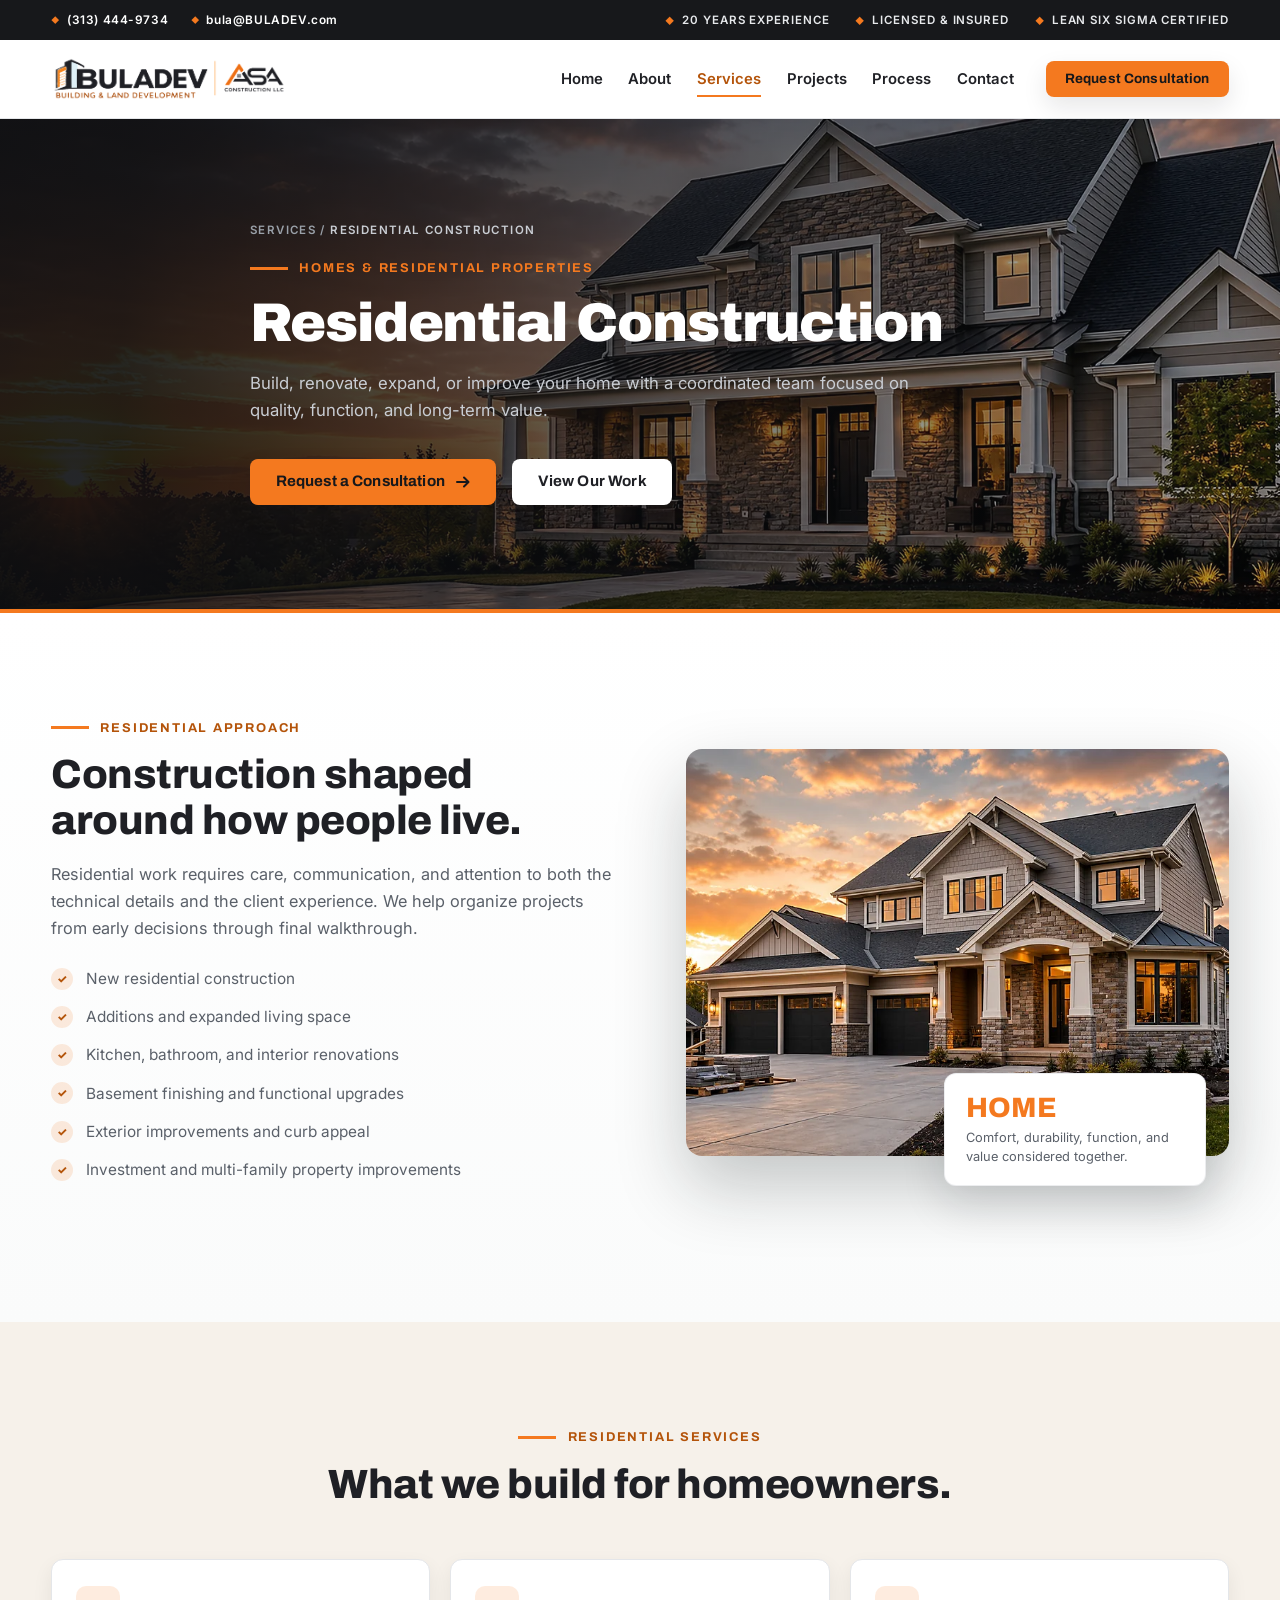
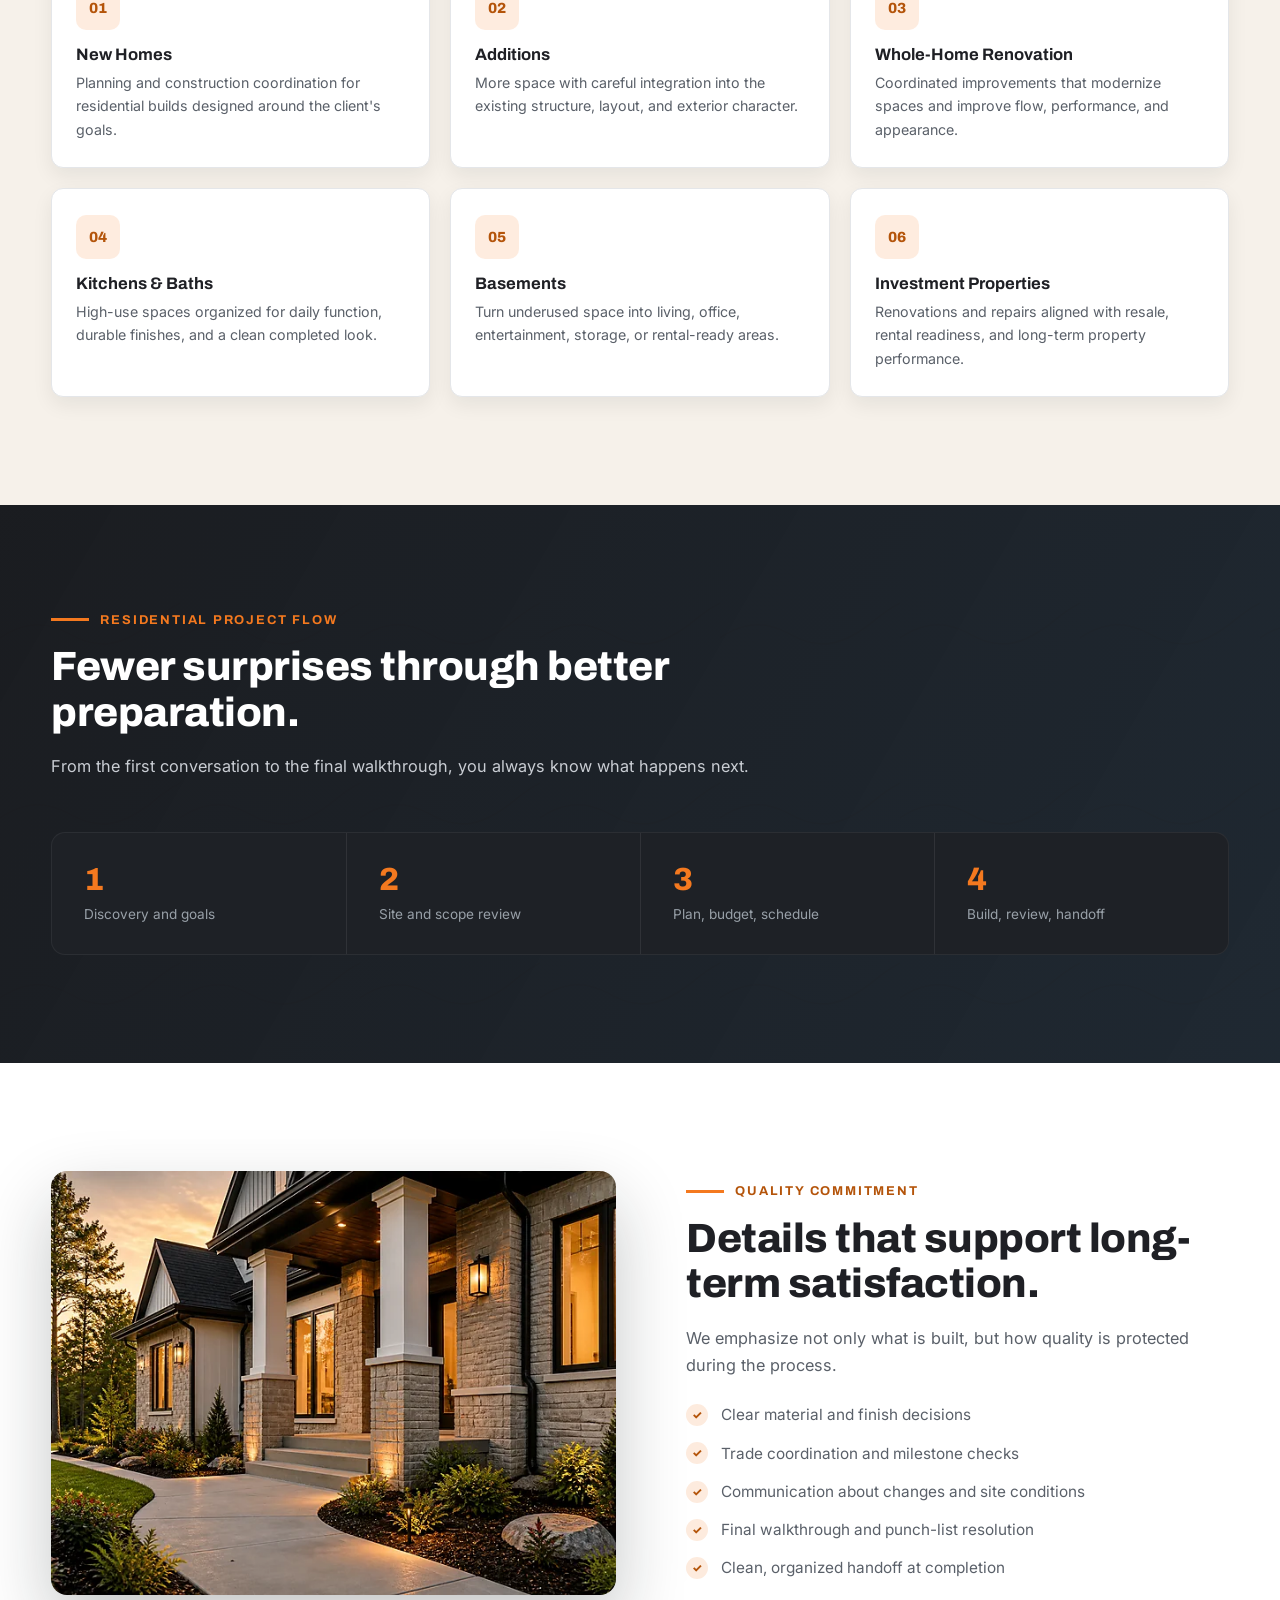
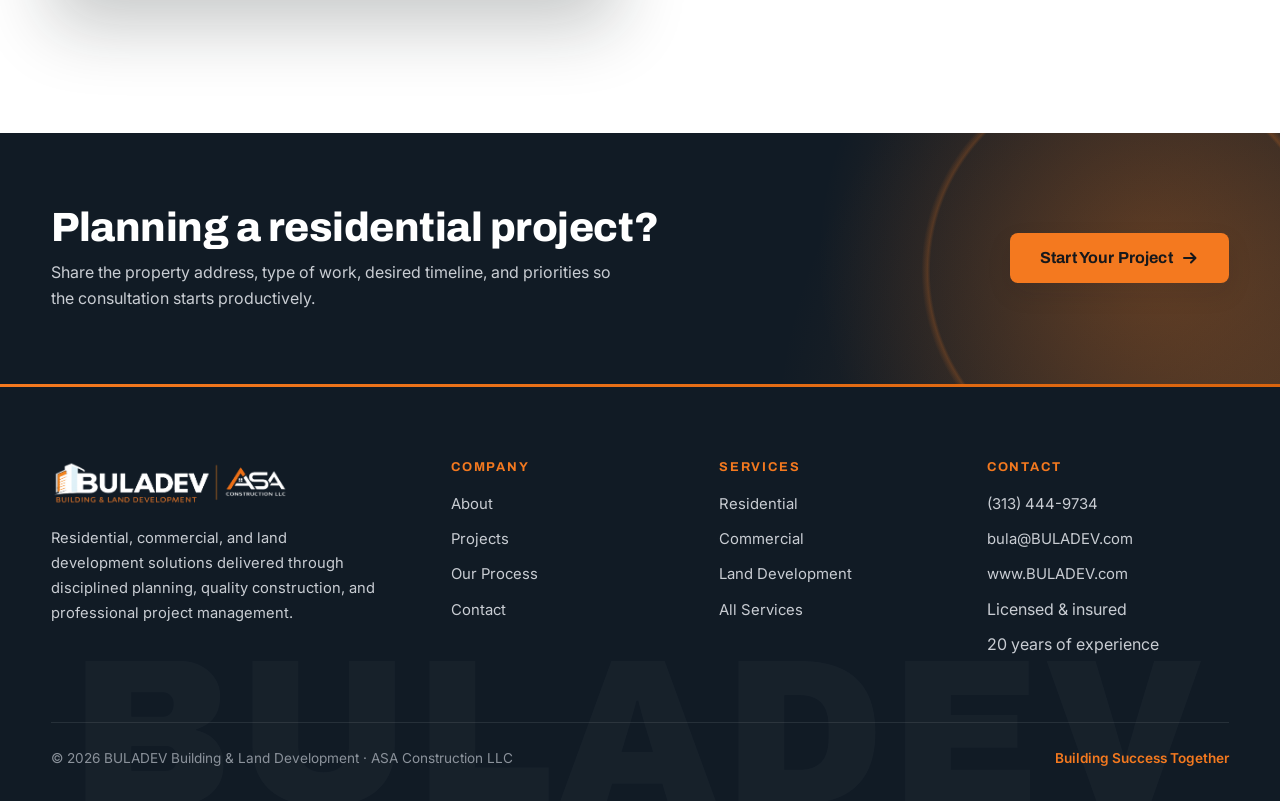
<file: residential.html>
<!DOCTYPE html>
<html lang="en">
<head>
  <meta charset="utf-8">
  <meta name="viewport" content="width=device-width, initial-scale=1">
  <title>Residential Construction | BULADEV + ASA Construction</title>
  <meta name="description" content="New homes, additions, renovations, kitchens &amp; baths, basements, and investment property improvements — residential construction from BULADEV + ASA, licensed &amp; insured with 20 years of experience.">
  <link rel="canonical" href="https://www.buladev.com/residential.html">
  <meta name="theme-color" content="#111B25">

  <meta property="og:type" content="website">
  <meta property="og:site_name" content="BULADEV + ASA Construction">
  <meta property="og:title" content="Residential Construction | BULADEV + ASA">
  <meta property="og:description" content="Build, renovate, expand, or improve your home with a coordinated team focused on quality, function, and long-term value.">
  <meta property="og:url" content="https://www.buladev.com/residential.html">
  <meta property="og:image" content="https://www.buladev.com/assets/images/generated/og-image-premium.jpg">
  <meta name="twitter:card" content="summary_large_image">

  <script>document.documentElement.classList.add('js');</script>
  <link rel="icon" type="image/svg+xml" href="assets/images/favicon.svg">
  <link rel="preload" as="image" href="assets/images/generated/residential-hero.webp" imagesrcset="assets/images/generated/residential-hero-640.webp 640w, assets/images/generated/residential-hero-1024.webp 1024w, assets/images/generated/residential-hero.webp 1600w" imagesizes="100vw">

  <link rel="preconnect" href="https://fonts.googleapis.com">
  <link rel="preconnect" href="https://fonts.gstatic.com" crossorigin>
  <link rel="stylesheet" href="https://fonts.googleapis.com/css2?family=Archivo:wght@600;700;800;900&family=Inter:wght@400;500;600;700&display=swap">

  <link rel="stylesheet" href="assets/css/style.css">
</head>
<body>

  <a class="skip-link" href="#main">Skip to main content</a>

  <div class="trustbar" role="region" aria-label="Contact and credentials">
    <div class="container trustbar-inner">
      <div class="trustbar-contact">
        <a class="tb-link" href="tel:+13134449734">(313) 444-9734</a>
        <a class="tb-link tb-email" href="mailto:bula@BULADEV.com">bula@BULADEV.com</a>
      </div>
      <ul class="trustbar-list">
        <li>20 Years Experience</li>
        <li class="tb-md">Licensed &amp; Insured</li>
        <li class="tb-lg">Lean Six Sigma Certified</li>
      </ul>
    </div>
  </div>

  <header class="site-header">
    <div class="container header-inner">
      <a class="brand" href="index.html" aria-label="BULADEV + ASA Construction — home">
        <img class="brand-lockup" src="assets/images/generated/logo-light.png" alt="BULADEV Building &amp; Land Development and ASA Construction LLC" width="1050" height="205">
      </a>

      <nav class="site-nav" aria-label="Primary">
        <ul>
          <li><a href="index.html">Home</a></li>
          <li><a href="about.html">About</a></li>
          <li><a href="services.html" class="active" aria-current="page">Services</a></li>
          <li><a href="index.html#projects">Projects</a></li>
          <li><a href="index.html#process">Process</a></li>
          <li><a href="contact.html">Contact</a></li>
        </ul>
      </nav>

      <a class="btn btn--primary btn--sm header-cta" href="contact.html">Request Consultation</a>

      <button class="nav-toggle" type="button" aria-expanded="false" aria-controls="mobile-menu" aria-label="Open menu">
        <span aria-hidden="true"></span><span aria-hidden="true"></span><span aria-hidden="true"></span>
      </button>
    </div>
  </header>

  <nav class="mobile-menu" id="mobile-menu" aria-label="Mobile" hidden>
    <ul>
      <li><a href="index.html">Home</a></li>
      <li><a href="about.html">About</a></li>
      <li><a href="services.html" class="active" aria-current="page">Services</a></li>
      <li><a href="index.html#projects">Projects</a></li>
      <li><a href="index.html#process">Process</a></li>
      <li><a href="contact.html">Contact</a></li>
    </ul>
    <a class="btn btn--primary" href="contact.html">Request Consultation</a>
    <div class="mobile-menu-foot">
      <a href="tel:+13134449734">(313) 444-9734</a>
      <a href="mailto:bula@BULADEV.com">bula@BULADEV.com</a>
    </div>
  </nav>

  <main id="main">

    <!-- ============ Page hero ============ -->
    <section class="page-hero" aria-label="Residential construction">
      <img class="page-hero-bg" src="assets/images/generated/residential-hero.webp" srcset="assets/images/generated/residential-hero-640.webp 640w, assets/images/generated/residential-hero-1024.webp 1024w, assets/images/generated/residential-hero.webp 1600w" sizes="100vw" alt="" width="1600" height="900" loading="eager" fetchpriority="high" decoding="async">
      <div class="page-hero-scrim" aria-hidden="true"></div>

      <div class="container page-hero-inner">
        <p class="crumbs"><a href="services.html">Services</a> / <b>Residential construction</b></p>
        <p class="eyebrow eyebrow--dark"><span class="eyebrow-rule" aria-hidden="true"></span>Homes &amp; residential properties</p>
        <h1>Residential Construction</h1>
        <p class="lede">Build, renovate, expand, or improve your home with a coordinated team focused on quality, function, and long-term value.</p>
        <div class="hero-btns">
          <a class="btn btn--primary" href="contact.html">Request a Consultation
            <svg width="16" height="16" viewBox="0 0 16 16" fill="none" aria-hidden="true"><path d="M2 8h11M9 3.5 13.5 8 9 12.5" stroke="currentColor" stroke-width="2" stroke-linecap="round" stroke-linejoin="round"/></svg>
          </a>
          <a class="btn btn--white" href="index.html#projects">View Our Work</a>
        </div>
      </div>
    </section>

    <!-- ============ Approach ============ -->
    <section class="section about">
      <div class="container split">
        <div class="split-copy reveal">
          <p class="eyebrow"><span class="eyebrow-rule" aria-hidden="true"></span>Residential approach</p>
          <h2>Construction shaped around how people live.</h2>
          <p class="section-sub">Residential work requires care, communication, and attention to both the technical details and the client experience. We help organize projects from early decisions through final walkthrough.</p>
          <ul class="check-list">
            <li><span class="ck" aria-hidden="true">✓</span>New residential construction</li>
            <li><span class="ck" aria-hidden="true">✓</span>Additions and expanded living space</li>
            <li><span class="ck" aria-hidden="true">✓</span>Kitchen, bathroom, and interior renovations</li>
            <li><span class="ck" aria-hidden="true">✓</span>Basement finishing and functional upgrades</li>
            <li><span class="ck" aria-hidden="true">✓</span>Exterior improvements and curb appeal</li>
            <li><span class="ck" aria-hidden="true">✓</span>Investment and multi-family property improvements</li>
          </ul>
        </div>

        <div class="media-card reveal" style="--rd:90ms">
          <img src="assets/images/generated/service-residential.webp" srcset="assets/images/generated/service-residential-480.webp 480w, assets/images/generated/service-residential.webp 920w" sizes="(max-width: 1040px) 92vw, 46vw" alt="Two-story family home with stone and siding exterior at sunset" width="920" height="575" loading="lazy" decoding="async">
          <div class="float-card">
            <strong>HOME</strong>
            <p>Comfort, durability, function, and value considered together.</p>
          </div>
        </div>
      </div>
    </section>

    <!-- ============ Residential services ============ -->
    <section class="section section--cream">
      <div class="container">
        <div class="section-head section-head--center">
          <p class="eyebrow eyebrow--center"><span class="eyebrow-rule" aria-hidden="true"></span>Residential services</p>
          <h2>What we build for homeowners.</h2>
        </div>

        <ul class="tile-grid">
          <li class="tile reveal" style="--rd:0ms">
            <span class="chip" aria-hidden="true">01</span>
            <h3>New Homes</h3>
            <p>Planning and construction coordination for residential builds designed around the client's goals.</p>
          </li>
          <li class="tile reveal" style="--rd:60ms">
            <span class="chip" aria-hidden="true">02</span>
            <h3>Additions</h3>
            <p>More space with careful integration into the existing structure, layout, and exterior character.</p>
          </li>
          <li class="tile reveal" style="--rd:120ms">
            <span class="chip" aria-hidden="true">03</span>
            <h3>Whole-Home Renovation</h3>
            <p>Coordinated improvements that modernize spaces and improve flow, performance, and appearance.</p>
          </li>
          <li class="tile reveal" style="--rd:180ms">
            <span class="chip" aria-hidden="true">04</span>
            <h3>Kitchens &amp; Baths</h3>
            <p>High-use spaces organized for daily function, durable finishes, and a clean completed look.</p>
          </li>
          <li class="tile reveal" style="--rd:240ms">
            <span class="chip" aria-hidden="true">05</span>
            <h3>Basements</h3>
            <p>Turn underused space into living, office, entertainment, storage, or rental-ready areas.</p>
          </li>
          <li class="tile reveal" style="--rd:300ms">
            <span class="chip" aria-hidden="true">06</span>
            <h3>Investment Properties</h3>
            <p>Renovations and repairs aligned with resale, rental readiness, and long-term property performance.</p>
          </li>
        </ul>
      </div>
    </section>

    <!-- ============ Project flow (dark) ============ -->
    <section class="section dark-section">
      <div class="container">
        <div class="section-head">
          <p class="eyebrow eyebrow--dark"><span class="eyebrow-rule" aria-hidden="true"></span>Residential project flow</p>
          <h2>Fewer surprises through better preparation.</h2>
          <p class="section-sub">From the first conversation to the final walkthrough, you always know what happens next.</p>
        </div>

        <div class="flow-panel reveal">
          <div class="flow-step"><strong>1</strong><span>Discovery and goals</span></div>
          <div class="flow-step"><strong>2</strong><span>Site and scope review</span></div>
          <div class="flow-step"><strong>3</strong><span>Plan, budget, schedule</span></div>
          <div class="flow-step"><strong>4</strong><span>Build, review, handoff</span></div>
        </div>
      </div>
    </section>

    <!-- ============ Quality commitment ============ -->
    <section class="section">
      <div class="container split">
        <div class="media-card reveal">
          <img src="assets/images/generated/residential-support.webp" srcset="assets/images/generated/residential-support-640.webp 640w, assets/images/generated/residential-support.webp 1200w" sizes="(max-width: 1040px) 92vw, 46vw" alt="Finished residential entry with stonework, porch columns, and landscape lighting" width="1200" height="900" loading="lazy" decoding="async">
        </div>

        <div class="split-copy reveal" style="--rd:90ms">
          <p class="eyebrow"><span class="eyebrow-rule" aria-hidden="true"></span>Quality commitment</p>
          <h2>Details that support long-term satisfaction.</h2>
          <p class="section-sub">We emphasize not only what is built, but how quality is protected during the process.</p>
          <ul class="check-list">
            <li><span class="ck" aria-hidden="true">✓</span>Clear material and finish decisions</li>
            <li><span class="ck" aria-hidden="true">✓</span>Trade coordination and milestone checks</li>
            <li><span class="ck" aria-hidden="true">✓</span>Communication about changes and site conditions</li>
            <li><span class="ck" aria-hidden="true">✓</span>Final walkthrough and punch-list resolution</li>
            <li><span class="ck" aria-hidden="true">✓</span>Clean, organized handoff at completion</li>
          </ul>
        </div>
      </div>
    </section>

    <!-- ============ CTA ============ -->
    <section class="cta-glow">
      <div class="container cta-glow-inner">
        <div class="reveal">
          <h2>Planning a residential project?</h2>
          <p>Share the property address, type of work, desired timeline, and priorities so the consultation starts productively.</p>
        </div>
        <a class="btn btn--primary btn--lg" href="contact.html">Start Your Project
          <svg width="16" height="16" viewBox="0 0 16 16" fill="none" aria-hidden="true"><path d="M2 8h11M9 3.5 13.5 8 9 12.5" stroke="currentColor" stroke-width="2" stroke-linecap="round" stroke-linejoin="round"/></svg>
        </a>
      </div>
    </section>
  </main>

  <footer class="site-footer">
    <span class="footer-watermark" aria-hidden="true">BULADEV</span>
    <div class="container">
      <div class="footer-grid">
        <div class="footer-brand">
          <div class="footer-logos">
            <img class="footer-logo" src="assets/images/generated/logo-dark.png" alt="BULADEV Building &amp; Land Development and ASA Construction LLC" width="1050" height="203" loading="lazy" decoding="async">
          </div>
          <p>Residential, commercial, and land development solutions delivered through disciplined planning, quality construction, and professional project management.</p>
        </div>

        <nav class="footer-col" aria-label="Company">
          <h3>Company</h3>
          <ul>
            <li><a href="about.html">About</a></li>
            <li><a href="index.html#projects">Projects</a></li>
            <li><a href="index.html#process">Our Process</a></li>
            <li><a href="contact.html">Contact</a></li>
          </ul>
        </nav>

        <nav class="footer-col" aria-label="Services">
          <h3>Services</h3>
          <ul>
            <li><a href="residential.html">Residential</a></li>
            <li><a href="commercial.html">Commercial</a></li>
            <li><a href="land-development.html">Land Development</a></li>
            <li><a href="services.html">All Services</a></li>
          </ul>
        </nav>

        <div class="footer-col" aria-label="Contact information">
          <h3>Contact</h3>
          <ul>
            <li><a href="tel:+13134449734">(313) 444-9734</a></li>
            <li><a href="mailto:bula@BULADEV.com">bula@BULADEV.com</a></li>
            <li><a href="https://www.buladev.com">www.BULADEV.com</a></li>
            <li>Licensed &amp; insured</li>
            <li>20 years of experience</li>
          </ul>
        </div>
      </div>

      <div class="footer-bottom">
        <p>© 2026 BULADEV Building &amp; Land Development · ASA Construction LLC</p>
        <p class="footer-tagline">Building Success Together</p>
      </div>
    </div>
  </footer>

  <noscript>
    <style>
      .faq-panel { grid-template-rows: 1fr !important; }
      .reveal { opacity: 1 !important; transform: none !important; }
      .nav-toggle { display: none !important; }
    </style>
  </noscript>

  <script src="assets/js/main.js" defer></script>
</body>
</html>
</file>
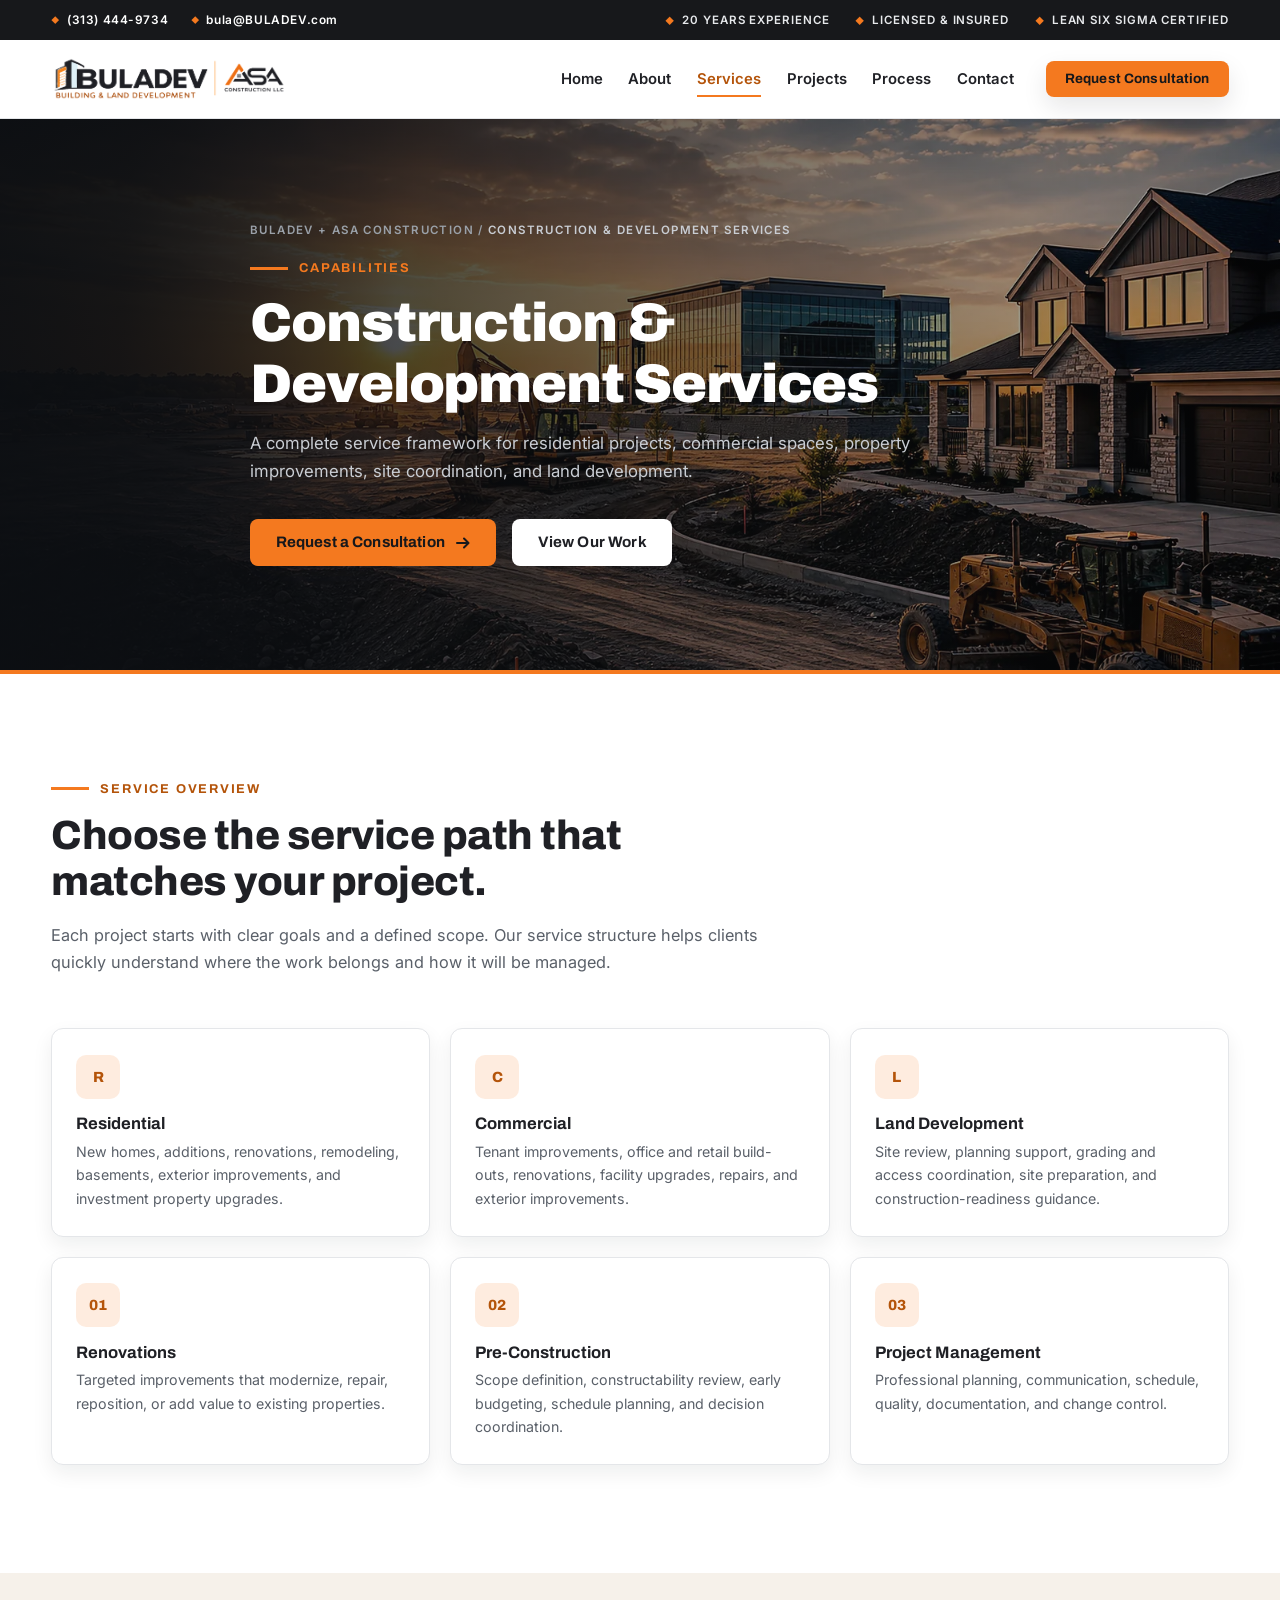
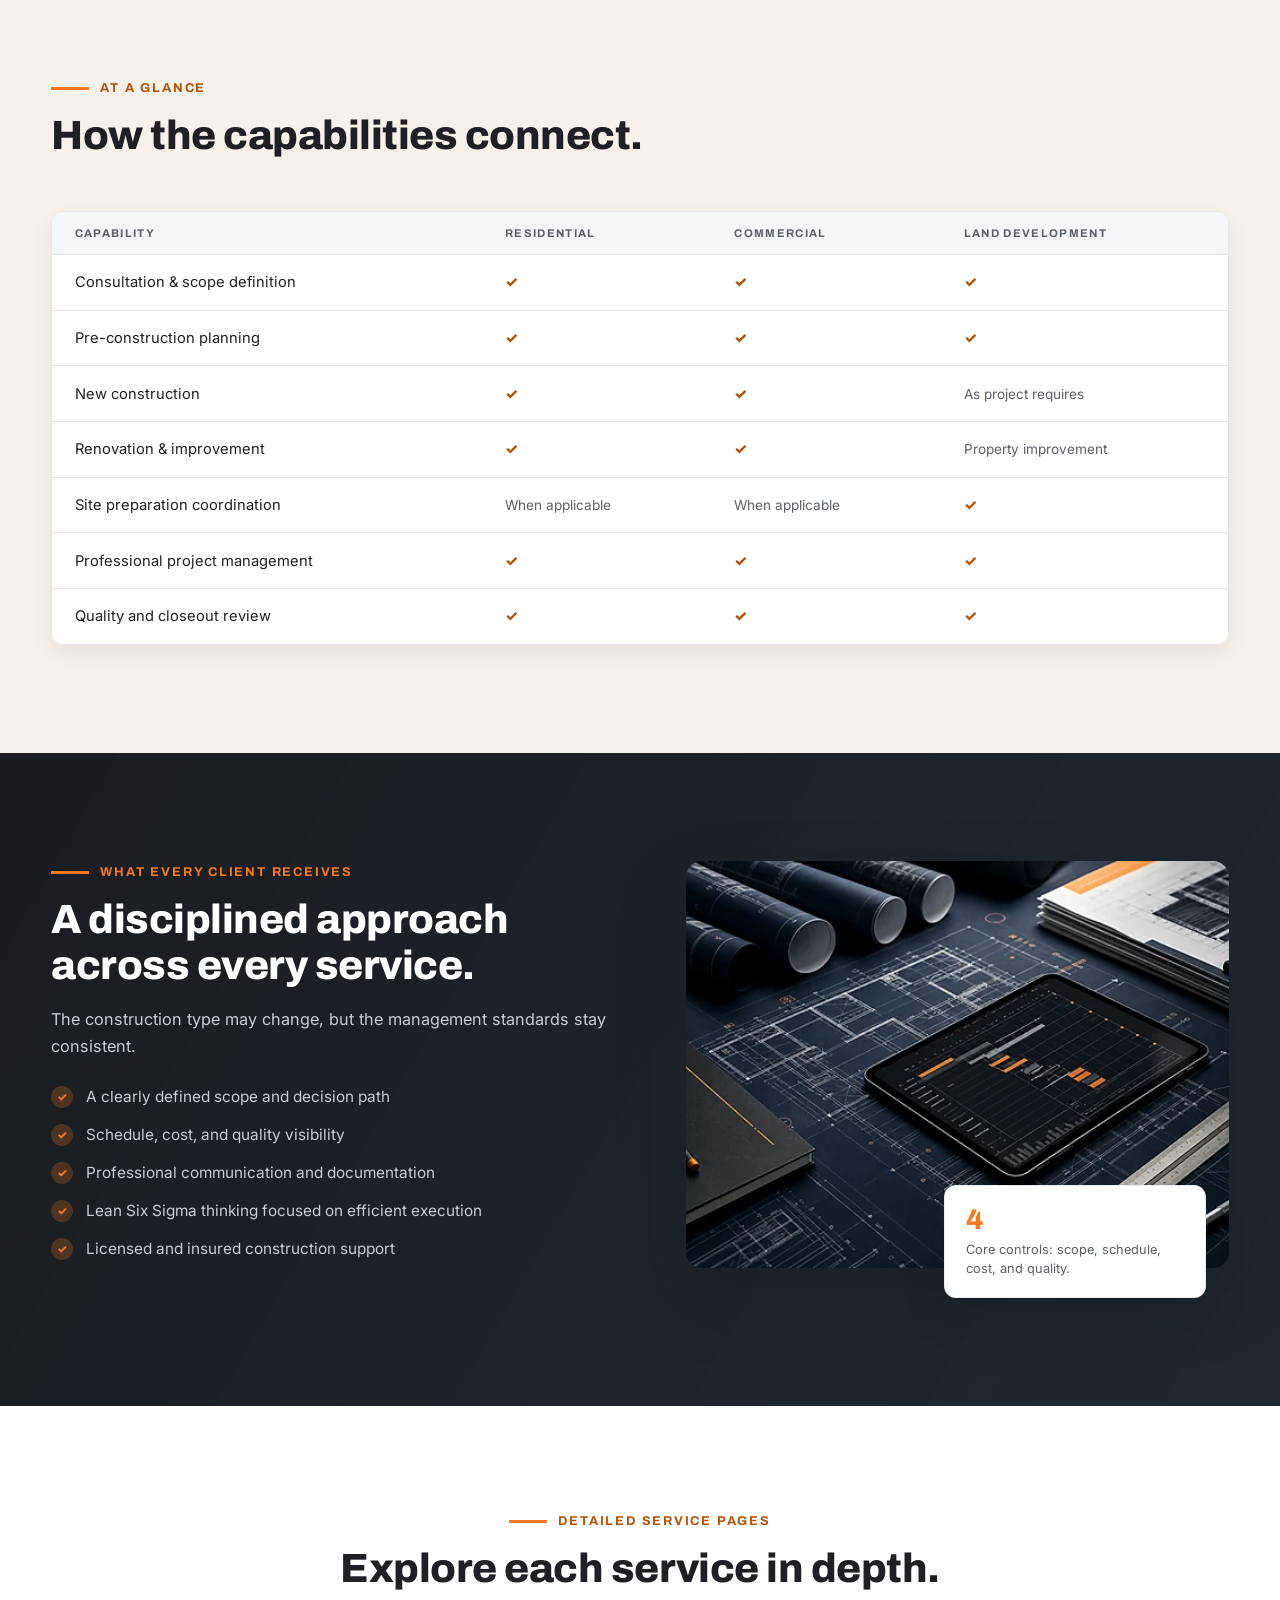
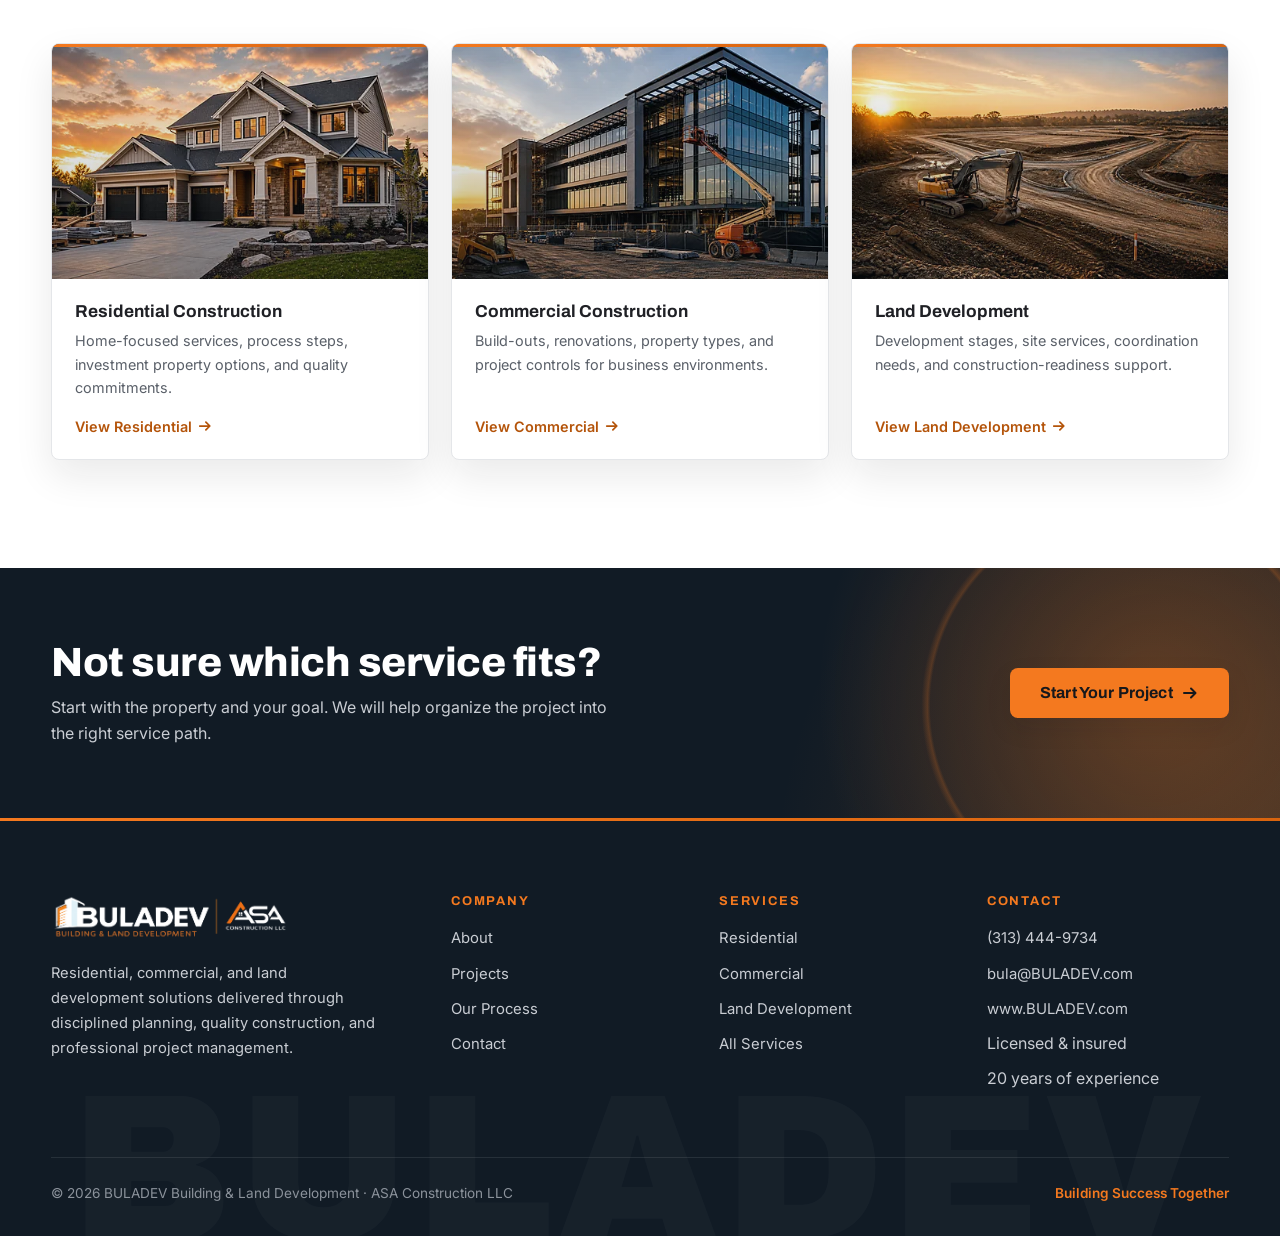
<file: services.html>
<!DOCTYPE html>
<html lang="en">
<head>
  <meta charset="utf-8">
  <meta name="viewport" content="width=device-width, initial-scale=1">
  <title>Construction &amp; Development Services | BULADEV + ASA Construction</title>
  <meta name="description" content="Residential construction, commercial construction, land development, renovations, pre-construction, and professional project management — one coordinated service framework from BULADEV + ASA.">
  <link rel="canonical" href="https://www.buladev.com/services.html">
  <meta name="theme-color" content="#111B25">

  <meta property="og:type" content="website">
  <meta property="og:site_name" content="BULADEV + ASA Construction">
  <meta property="og:title" content="Construction &amp; Development Services | BULADEV + ASA">
  <meta property="og:description" content="A complete service framework for residential projects, commercial spaces, property improvements, site coordination, and land development.">
  <meta property="og:url" content="https://www.buladev.com/services.html">
  <meta property="og:image" content="https://www.buladev.com/assets/images/generated/og-image-premium.jpg">
  <meta name="twitter:card" content="summary_large_image">

  <script>document.documentElement.classList.add('js');</script>
  <link rel="icon" type="image/svg+xml" href="assets/images/favicon.svg">
  <link rel="preload" as="image" href="assets/images/generated/services-hero.webp" imagesrcset="assets/images/generated/services-hero-640.webp 640w, assets/images/generated/services-hero-1024.webp 1024w, assets/images/generated/services-hero.webp 1600w" imagesizes="100vw">

  <link rel="preconnect" href="https://fonts.googleapis.com">
  <link rel="preconnect" href="https://fonts.gstatic.com" crossorigin>
  <link rel="stylesheet" href="https://fonts.googleapis.com/css2?family=Archivo:wght@600;700;800;900&family=Inter:wght@400;500;600;700&display=swap">

  <link rel="stylesheet" href="assets/css/style.css">
</head>
<body>

  <a class="skip-link" href="#main">Skip to main content</a>

  <div class="trustbar" role="region" aria-label="Contact and credentials">
    <div class="container trustbar-inner">
      <div class="trustbar-contact">
        <a class="tb-link" href="tel:+13134449734">(313) 444-9734</a>
        <a class="tb-link tb-email" href="mailto:bula@BULADEV.com">bula@BULADEV.com</a>
      </div>
      <ul class="trustbar-list">
        <li>20 Years Experience</li>
        <li class="tb-md">Licensed &amp; Insured</li>
        <li class="tb-lg">Lean Six Sigma Certified</li>
      </ul>
    </div>
  </div>

  <header class="site-header">
    <div class="container header-inner">
      <a class="brand" href="index.html" aria-label="BULADEV + ASA Construction — home">
        <img class="brand-lockup" src="assets/images/generated/logo-light.png" alt="BULADEV Building &amp; Land Development and ASA Construction LLC" width="1050" height="205">
      </a>

      <nav class="site-nav" aria-label="Primary">
        <ul>
          <li><a href="index.html">Home</a></li>
          <li><a href="about.html">About</a></li>
          <li><a href="services.html" class="active" aria-current="page">Services</a></li>
          <li><a href="index.html#projects">Projects</a></li>
          <li><a href="index.html#process">Process</a></li>
          <li><a href="contact.html">Contact</a></li>
        </ul>
      </nav>

      <a class="btn btn--primary btn--sm header-cta" href="contact.html">Request Consultation</a>

      <button class="nav-toggle" type="button" aria-expanded="false" aria-controls="mobile-menu" aria-label="Open menu">
        <span aria-hidden="true"></span><span aria-hidden="true"></span><span aria-hidden="true"></span>
      </button>
    </div>
  </header>

  <nav class="mobile-menu" id="mobile-menu" aria-label="Mobile" hidden>
    <ul>
      <li><a href="index.html">Home</a></li>
      <li><a href="about.html">About</a></li>
      <li><a href="services.html" class="active" aria-current="page">Services</a></li>
      <li><a href="index.html#projects">Projects</a></li>
      <li><a href="index.html#process">Process</a></li>
      <li><a href="contact.html">Contact</a></li>
    </ul>
    <a class="btn btn--primary" href="contact.html">Request Consultation</a>
    <div class="mobile-menu-foot">
      <a href="tel:+13134449734">(313) 444-9734</a>
      <a href="mailto:bula@BULADEV.com">bula@BULADEV.com</a>
    </div>
  </nav>

  <main id="main">

    <!-- ============ Page hero ============ -->
    <section class="page-hero" aria-label="Services overview">
      <img class="page-hero-bg" src="assets/images/generated/services-hero.webp" srcset="assets/images/generated/services-hero-640.webp 640w, assets/images/generated/services-hero-1024.webp 1024w, assets/images/generated/services-hero.webp 1600w" sizes="100vw" alt="" width="1600" height="900" loading="eager" fetchpriority="high" decoding="async">
      <div class="page-hero-scrim" aria-hidden="true"></div>

      <div class="container page-hero-inner">
        <p class="crumbs">BULADEV + ASA Construction / <b>Construction &amp; development services</b></p>
        <p class="eyebrow eyebrow--dark"><span class="eyebrow-rule" aria-hidden="true"></span>Capabilities</p>
        <h1>Construction &amp; Development Services</h1>
        <p class="lede">A complete service framework for residential projects, commercial spaces, property improvements, site coordination, and land development.</p>
        <div class="hero-btns">
          <a class="btn btn--primary" href="contact.html">Request a Consultation
            <svg width="16" height="16" viewBox="0 0 16 16" fill="none" aria-hidden="true"><path d="M2 8h11M9 3.5 13.5 8 9 12.5" stroke="currentColor" stroke-width="2" stroke-linecap="round" stroke-linejoin="round"/></svg>
          </a>
          <a class="btn btn--white" href="index.html#projects">View Our Work</a>
        </div>
      </div>
    </section>

    <!-- ============ Service overview ============ -->
    <section class="section">
      <div class="container">
        <div class="section-head">
          <p class="eyebrow"><span class="eyebrow-rule" aria-hidden="true"></span>Service overview</p>
          <h2>Choose the service path that matches your project.</h2>
          <p class="section-sub">Each project starts with clear goals and a defined scope. Our service structure helps clients quickly understand where the work belongs and how it will be managed.</p>
        </div>

        <ul class="tile-grid">
          <li class="tile reveal" style="--rd:0ms">
            <span class="chip" aria-hidden="true">R</span>
            <h3>Residential</h3>
            <p>New homes, additions, renovations, remodeling, basements, exterior improvements, and investment property upgrades.</p>
          </li>
          <li class="tile reveal" style="--rd:60ms">
            <span class="chip" aria-hidden="true">C</span>
            <h3>Commercial</h3>
            <p>Tenant improvements, office and retail build-outs, renovations, facility upgrades, repairs, and exterior improvements.</p>
          </li>
          <li class="tile reveal" style="--rd:120ms">
            <span class="chip" aria-hidden="true">L</span>
            <h3>Land Development</h3>
            <p>Site review, planning support, grading and access coordination, site preparation, and construction-readiness guidance.</p>
          </li>
          <li class="tile reveal" style="--rd:180ms">
            <span class="chip" aria-hidden="true">01</span>
            <h3>Renovations</h3>
            <p>Targeted improvements that modernize, repair, reposition, or add value to existing properties.</p>
          </li>
          <li class="tile reveal" style="--rd:240ms">
            <span class="chip" aria-hidden="true">02</span>
            <h3>Pre-Construction</h3>
            <p>Scope definition, constructability review, early budgeting, schedule planning, and decision coordination.</p>
          </li>
          <li class="tile reveal" style="--rd:300ms">
            <span class="chip" aria-hidden="true">03</span>
            <h3>Project Management</h3>
            <p>Professional planning, communication, schedule, quality, documentation, and change control.</p>
          </li>
        </ul>
      </div>
    </section>

    <!-- ============ Capability matrix ============ -->
    <section class="section section--cream">
      <div class="container">
        <div class="section-head">
          <p class="eyebrow"><span class="eyebrow-rule" aria-hidden="true"></span>At a glance</p>
          <h2>How the capabilities connect.</h2>
        </div>

        <div class="matrix-wrap reveal">
          <table class="matrix">
            <thead>
              <tr>
                <th scope="col">Capability</th>
                <th scope="col">Residential</th>
                <th scope="col">Commercial</th>
                <th scope="col">Land Development</th>
              </tr>
            </thead>
            <tbody>
              <tr>
                <td>Consultation &amp; scope definition</td>
                <td class="c">✓</td><td class="c">✓</td><td class="c">✓</td>
              </tr>
              <tr>
                <td>Pre-construction planning</td>
                <td class="c">✓</td><td class="c">✓</td><td class="c">✓</td>
              </tr>
              <tr>
                <td>New construction</td>
                <td class="c">✓</td><td class="c">✓</td><td class="note">As project requires</td>
              </tr>
              <tr>
                <td>Renovation &amp; improvement</td>
                <td class="c">✓</td><td class="c">✓</td><td class="note">Property improvement</td>
              </tr>
              <tr>
                <td>Site preparation coordination</td>
                <td class="note">When applicable</td><td class="note">When applicable</td><td class="c">✓</td>
              </tr>
              <tr>
                <td>Professional project management</td>
                <td class="c">✓</td><td class="c">✓</td><td class="c">✓</td>
              </tr>
              <tr>
                <td>Quality and closeout review</td>
                <td class="c">✓</td><td class="c">✓</td><td class="c">✓</td>
              </tr>
            </tbody>
          </table>
        </div>
      </div>
    </section>

    <!-- ============ Disciplined approach (dark) ============ -->
    <section class="section dark-section">
      <div class="container split">
        <div class="split-copy reveal">
          <p class="eyebrow eyebrow--dark"><span class="eyebrow-rule" aria-hidden="true"></span>What every client receives</p>
          <h2>A disciplined approach across every service.</h2>
          <p class="section-sub">The construction type may change, but the management standards stay consistent.</p>
          <ul class="check-list check-list--dark">
            <li><span class="ck" aria-hidden="true">✓</span>A clearly defined scope and decision path</li>
            <li><span class="ck" aria-hidden="true">✓</span>Schedule, cost, and quality visibility</li>
            <li><span class="ck" aria-hidden="true">✓</span>Professional communication and documentation</li>
            <li><span class="ck" aria-hidden="true">✓</span>Lean Six Sigma thinking focused on efficient execution</li>
            <li><span class="ck" aria-hidden="true">✓</span>Licensed and insured construction support</li>
          </ul>
        </div>

        <div class="media-card reveal" style="--rd:90ms">
          <img src="assets/images/generated/service-process.webp" srcset="assets/images/generated/service-process-640.webp 640w, assets/images/generated/service-process-1024.webp 1024w" sizes="(max-width: 1040px) 92vw, 46vw" alt="Construction planning blueprint with progress tracking" width="1600" height="900" loading="lazy" decoding="async">
          <div class="float-card">
            <strong>4</strong>
            <p>Core controls: scope, schedule, cost, and quality.</p>
          </div>
        </div>
      </div>
    </section>

    <!-- ============ Service detail pages ============ -->
    <section class="section">
      <div class="container">
        <div class="section-head section-head--center">
          <p class="eyebrow eyebrow--center"><span class="eyebrow-rule" aria-hidden="true"></span>Detailed service pages</p>
          <h2>Explore each service in depth.</h2>
        </div>

        <ul class="service-grid service-grid--3">
          <li class="service-card reveal" style="--rd:0ms">
            <div class="service-media">
              <img src="assets/images/generated/service-residential.webp" srcset="assets/images/generated/service-residential-480.webp 480w, assets/images/generated/service-residential.webp 920w" sizes="(max-width: 600px) 92vw, (max-width: 1040px) 46vw, 31vw" alt="New two-story residential home nearing completion at sunset" width="920" height="575" loading="lazy" decoding="async">
            </div>
            <div class="service-body">
              <h3>Residential Construction</h3>
              <p>Home-focused services, process steps, investment property options, and quality commitments.</p>
              <a class="service-link" href="residential.html">View Residential
                <svg width="14" height="14" viewBox="0 0 16 16" fill="none" aria-hidden="true"><path d="M2 8h11M9 3.5 13.5 8 9 12.5" stroke="currentColor" stroke-width="2" stroke-linecap="round" stroke-linejoin="round"/></svg>
              </a>
            </div>
          </li>
          <li class="service-card reveal" style="--rd:90ms">
            <div class="service-media">
              <img src="assets/images/generated/service-commercial.webp" srcset="assets/images/generated/service-commercial-480.webp 480w, assets/images/generated/service-commercial.webp 920w" sizes="(max-width: 600px) 92vw, (max-width: 1040px) 46vw, 31vw" alt="Modern commercial building with active construction" width="920" height="575" loading="lazy" decoding="async">
            </div>
            <div class="service-body">
              <h3>Commercial Construction</h3>
              <p>Build-outs, renovations, property types, and project controls for business environments.</p>
              <a class="service-link" href="commercial.html">View Commercial
                <svg width="14" height="14" viewBox="0 0 16 16" fill="none" aria-hidden="true"><path d="M2 8h11M9 3.5 13.5 8 9 12.5" stroke="currentColor" stroke-width="2" stroke-linecap="round" stroke-linejoin="round"/></svg>
              </a>
            </div>
          </li>
          <li class="service-card reveal" style="--rd:180ms">
            <div class="service-media">
              <img src="assets/images/generated/service-land.webp" srcset="assets/images/generated/service-land-480.webp 480w, assets/images/generated/service-land.webp 920w" sizes="(max-width: 600px) 92vw, (max-width: 1040px) 46vw, 31vw" alt="Excavator grading land on a development site" width="920" height="575" loading="lazy" decoding="async">
            </div>
            <div class="service-body">
              <h3>Land Development</h3>
              <p>Development stages, site services, coordination needs, and construction-readiness support.</p>
              <a class="service-link" href="land-development.html">View Land Development
                <svg width="14" height="14" viewBox="0 0 16 16" fill="none" aria-hidden="true"><path d="M2 8h11M9 3.5 13.5 8 9 12.5" stroke="currentColor" stroke-width="2" stroke-linecap="round" stroke-linejoin="round"/></svg>
              </a>
            </div>
          </li>
        </ul>
      </div>
    </section>

    <!-- ============ CTA ============ -->
    <section class="cta-glow">
      <div class="container cta-glow-inner">
        <div class="reveal">
          <h2>Not sure which service fits?</h2>
          <p>Start with the property and your goal. We will help organize the project into the right service path.</p>
        </div>
        <a class="btn btn--primary btn--lg" href="contact.html">Start Your Project
          <svg width="16" height="16" viewBox="0 0 16 16" fill="none" aria-hidden="true"><path d="M2 8h11M9 3.5 13.5 8 9 12.5" stroke="currentColor" stroke-width="2" stroke-linecap="round" stroke-linejoin="round"/></svg>
        </a>
      </div>
    </section>
  </main>

  <footer class="site-footer">
    <span class="footer-watermark" aria-hidden="true">BULADEV</span>
    <div class="container">
      <div class="footer-grid">
        <div class="footer-brand">
          <div class="footer-logos">
            <img class="footer-logo" src="assets/images/generated/logo-dark.png" alt="BULADEV Building &amp; Land Development and ASA Construction LLC" width="1050" height="203" loading="lazy" decoding="async">
          </div>
          <p>Residential, commercial, and land development solutions delivered through disciplined planning, quality construction, and professional project management.</p>
        </div>

        <nav class="footer-col" aria-label="Company">
          <h3>Company</h3>
          <ul>
            <li><a href="about.html">About</a></li>
            <li><a href="index.html#projects">Projects</a></li>
            <li><a href="index.html#process">Our Process</a></li>
            <li><a href="contact.html">Contact</a></li>
          </ul>
        </nav>

        <nav class="footer-col" aria-label="Services">
          <h3>Services</h3>
          <ul>
            <li><a href="residential.html">Residential</a></li>
            <li><a href="commercial.html">Commercial</a></li>
            <li><a href="land-development.html">Land Development</a></li>
            <li><a href="services.html">All Services</a></li>
          </ul>
        </nav>

        <div class="footer-col" aria-label="Contact information">
          <h3>Contact</h3>
          <ul>
            <li><a href="tel:+13134449734">(313) 444-9734</a></li>
            <li><a href="mailto:bula@BULADEV.com">bula@BULADEV.com</a></li>
            <li><a href="https://www.buladev.com">www.BULADEV.com</a></li>
            <li>Licensed &amp; insured</li>
            <li>20 years of experience</li>
          </ul>
        </div>
      </div>

      <div class="footer-bottom">
        <p>© 2026 BULADEV Building &amp; Land Development · ASA Construction LLC</p>
        <p class="footer-tagline">Building Success Together</p>
      </div>
    </div>
  </footer>

  <noscript>
    <style>
      .faq-panel { grid-template-rows: 1fr !important; }
      .reveal { opacity: 1 !important; transform: none !important; }
      .nav-toggle { display: none !important; }
    </style>
  </noscript>

  <script src="assets/js/main.js" defer></script>
</body>
</html>
</file>
<file: assets/css/style.css>
/* ==========================================================================
   BULADEV + ASA Construction — one-page site
   Palette, type and motifs per docs/design-analysis.md (pixel-sampled from
   the client's reference assets). No frameworks, no libraries.
   ========================================================================== */

/* ---------- 1. Design tokens ---------- */
:root {
  /* Brand core */
  --clr-orange:       #F4791F;  /* primary accent — sampled from hero band */
  --clr-orange-deep:  #D9640E;  /* hover states, gradient ends */
  --clr-orange-text:  #B4540A;  /* accessible orange for small text on white */
  --clr-terracotta:   #B5682A;  /* logo subtitle tone — sparing use */

  /* Darks */
  --clr-black:        #17181B;  /* hero + dark section background */
  --clr-navy:         #111B25;  /* logo dark panel, footer, blueprint surfaces */
  --clr-charcoal:     #1F2025;  /* headings & strong text on white */

  /* Lights */
  --clr-white:        #FFFFFF;
  --clr-offwhite:     #F5F6F7;
  --clr-gray-300:     #C9CDD3;  /* body text on dark */
  --clr-gray-600:     #5A6069;  /* secondary text on white */
  --clr-line:         #E4E6E9;  /* hairlines on white */

  /* Functional */
  --clr-error:        #A4262C;

  /* Type */
  --font-display: "Archivo", -apple-system, "Segoe UI", Roboto, Helvetica, Arial, sans-serif;
  --font-body:    "Inter",   -apple-system, "Segoe UI", Roboto, Helvetica, Arial, sans-serif;
  --fs-display: 4.25rem;
  --fs-h2:      2.55rem;

  /* Effects */
  --radius:     8px;
  --shadow-sm:  0 8px 20px rgba(17, 24, 27, 0.07);
  --shadow-md:  0 18px 44px rgba(17, 24, 27, 0.14);
  --shadow-lg:  0 30px 70px rgba(17, 24, 27, 0.24);
  --shadow-lift: 0 26px 70px rgba(17, 24, 27, 0.2);
}

/* ---------- 2. Base ---------- */
*,
*::before,
*::after { margin: 0; padding: 0; box-sizing: border-box; }

html {
  scroll-behavior: smooth;
  scroll-padding-top: 96px;
}

body {
  font-family: var(--font-body);
  font-size: 1rem;
  line-height: 1.65;
  color: var(--clr-charcoal);
  background: var(--clr-white);
  overflow-x: hidden;
  -webkit-font-smoothing: antialiased;
  text-rendering: optimizeLegibility;
}
@supports (overflow: clip) {
  body { overflow-x: clip; }
}

img { max-width: 100%; height: auto; display: block; }

ul, ol { list-style: none; }

a { color: inherit; text-decoration: none; }

h1, h2, h3 {
  font-family: var(--font-display);
  line-height: 1.12;
  letter-spacing: 0;
  color: inherit;
}
h1 { font-size: var(--fs-display); font-weight: 900; letter-spacing: -0.02em; }
h2 { font-size: var(--fs-h2); font-weight: 800; margin-bottom: 1.1rem; letter-spacing: -0.012em; }
h3 { font-weight: 700; }

::selection { background: var(--clr-orange); color: var(--clr-black); }

/* Keyboard focus */
a:focus-visible,
button:focus-visible {
  outline: 3px solid var(--clr-orange);
  outline-offset: 2px;
  border-radius: 4px;
}
.btn--primary:focus-visible { outline-color: var(--clr-black); }

.skip-link {
  position: absolute;
  top: -100px;
  left: 1rem;
  z-index: 999;
  background: var(--clr-orange);
  color: var(--clr-black);
  font: 700 0.9rem var(--font-display);
  padding: 0.8rem 1.3rem;
  border-radius: 0 0 8px 8px;
}
.skip-link:focus { top: 0; }

/* ---------- 3. Layout utilities ---------- */
.container { width: min(1200px, 92%); margin-inline: auto; }

.section { padding-block: clamp(4rem, 9vw, 6.75rem); }
.section--tint { background: var(--clr-offwhite); }

.section-head { max-width: 730px; margin-bottom: clamp(2.25rem, 5vw, 3.25rem); }
.section-head--center { margin-inline: auto; text-align: center; }
.section-sub { color: var(--clr-gray-600); font-size: 1.02rem; }

.eyebrow {
  display: flex;
  align-items: center;
  gap: 0.7rem;
  font: 700 0.8rem var(--font-display);
  letter-spacing: 0.14em;
  text-transform: uppercase;
  color: var(--clr-orange-text);
  margin-bottom: 1.1rem;
}
.eyebrow--dark { color: var(--clr-orange); }
.eyebrow--center { justify-content: center; }
.eyebrow-rule { width: 38px; height: 3px; background: var(--clr-orange); flex: none; }

.accent { color: var(--clr-orange); }

/* ---------- 4. Buttons ---------- */
.btn {
  display: inline-flex;
  align-items: center;
  gap: 0.6rem;
  padding: 0.95rem 1.6rem;
  border: 0;
  border-radius: 8px;
  font: 700 0.95rem var(--font-display);
  letter-spacing: 0.01em;
  line-height: 1;
  cursor: pointer;
  box-shadow: 0 10px 24px rgba(17, 24, 27, 0.1);
  transition: background-color 0.2s ease, border-color 0.2s ease, color 0.2s ease, transform 0.2s ease, box-shadow 0.2s ease;
}
.btn svg { flex: none; transition: transform 0.2s ease; }
.btn:hover svg { transform: translateX(3px); }
.btn:active { transform: translateY(0); }

.btn--primary { background: var(--clr-orange); color: var(--clr-black); }
.btn--primary:hover { background: var(--clr-orange-deep); transform: translateY(-2px); box-shadow: 0 16px 34px rgba(244, 121, 31, 0.22); }

.btn--ghost {
  background: transparent;
  border: 1.5px solid rgba(255, 255, 255, 0.55);
  color: var(--clr-white);
  box-shadow: none;
}
.btn--ghost:hover { border-color: var(--clr-white); background: rgba(255, 255, 255, 0.08); transform: translateY(-2px); }

.btn--sm { padding: 0.7rem 1.2rem; font-size: 0.85rem; }
.btn--lg { padding: 1.05rem 1.9rem; font-size: 1rem; }

/* ---------- 5. Trust bar ---------- */
.trustbar { background: var(--clr-black); color: #E7E9EC; }
.trustbar-inner { display: flex; align-items: center; gap: 1rem; min-height: 40px; }
.trustbar-list { display: flex; flex-wrap: wrap; gap: 0.25rem 1.6rem; }
.trustbar-list li {
  display: flex;
  align-items: center;
  gap: 0.45rem;
  font: 600 0.72rem var(--font-body);
  letter-spacing: 0.08em;
  text-transform: uppercase;
  white-space: nowrap;
}
.trustbar-list li::before { content: "◆"; color: var(--clr-orange); font-size: 0.55rem; }
.trustbar-phone {
  margin-left: auto;
  color: var(--clr-white);
  font: 700 0.8rem var(--font-body);
  letter-spacing: 0.05em;
  white-space: nowrap;
}
.trustbar-phone:hover { text-decoration: underline; text-decoration-color: var(--clr-orange); }

/* ---------- 6. Header ---------- */
.site-header {
  position: sticky;
  top: 0;
  z-index: 300;
  background: var(--clr-white);
  border-bottom: 1px solid var(--clr-line);
  transition: box-shadow 0.25s ease;
}
.site-header.scrolled {
  background: rgba(255, 255, 255, 0.94);
  -webkit-backdrop-filter: blur(10px);
  backdrop-filter: blur(10px);
  box-shadow: 0 6px 24px rgba(17, 24, 27, 0.09);
}

.header-inner { display: flex; align-items: center; gap: 2rem; height: 78px; }

.brand {
  display: flex;
  align-items: center;
  flex: none;
  max-width: min(340px, 62vw);
}
.brand-lockup {
  height: 46px;
  width: auto;
  max-width: 100%;
  object-fit: contain;
}

.site-nav { margin-left: auto; }
.site-nav ul { display: flex; gap: 1.6rem; }
.site-nav a {
  position: relative;
  display: inline-block;
  padding: 0.35rem 0;
  font: 600 0.93rem var(--font-body);
  color: var(--clr-charcoal);
}
.site-nav a::after {
  content: "";
  position: absolute;
  left: 0;
  right: 100%;
  bottom: -3px;
  height: 2px;
  background: var(--clr-orange);
  transition: right 0.2s ease;
}
.site-nav a:hover::after,
.site-nav a.active::after { right: 0; }
.site-nav a.active { color: var(--clr-orange-text); }

.header-cta { flex: none; }

/* Hamburger */
.nav-toggle {
  display: none;
  flex-direction: column;
  justify-content: center;
  align-items: center;
  gap: 5px;
  width: 44px;
  height: 44px;
  margin-left: auto;
  background: none;
  border: 0;
  cursor: pointer;
}
.nav-toggle span {
  width: 24px;
  height: 2px;
  background: var(--clr-charcoal);
  transition: transform 0.25s ease, opacity 0.25s ease;
}
.nav-toggle.open span:nth-child(1) { transform: translateY(7px) rotate(45deg); }
.nav-toggle.open span:nth-child(2) { opacity: 0; }
.nav-toggle.open span:nth-child(3) { transform: translateY(-7px) rotate(-45deg); }

/* Mobile menu overlay */
.mobile-menu {
  position: fixed;
  inset: 0;
  z-index: 250;
  background: var(--clr-navy);
  padding: 7.5rem 8% 2.5rem;
  display: flex;
  flex-direction: column;
  gap: 2rem;
  overflow-y: auto;
}
.mobile-menu[hidden] { display: none; }
@keyframes menuIn { from { opacity: 0; } to { opacity: 1; } }
.mobile-menu:not([hidden]) { animation: menuIn 0.25s ease; }
.mobile-menu ul { display: flex; flex-direction: column; counter-reset: mnav; }
.mobile-menu ul a {
  display: flex;
  align-items: baseline;
  gap: 0.9rem;
  padding: 0.8rem 0;
  font: 700 1.45rem var(--font-display);
  color: var(--clr-white);
  border-bottom: 1px solid rgba(255, 255, 255, 0.07);
}
.mobile-menu ul a::before {
  counter-increment: mnav;
  content: counter(mnav, decimal-leading-zero);
  font: 700 0.72rem var(--font-display);
  letter-spacing: 0.08em;
  color: var(--clr-orange);
}
.mobile-menu ul a:hover,
.mobile-menu ul a.active { color: var(--clr-orange); }
.mobile-menu > .btn { align-self: flex-start; }
.mobile-menu-foot { margin-top: auto; display: flex; flex-direction: column; gap: 0.5rem; }
.mobile-menu-foot a { color: var(--clr-gray-300); font-size: 1rem; }
.mobile-menu-foot a:hover { color: var(--clr-white); }

body.menu-open { overflow: hidden; }

/* ---------- 7. Heroes (reference-aligned) ---------- */

/* Home hero — centered, cinematic, branded */
.hero-home {
  position: relative;
  background: var(--clr-black);
  color: var(--clr-white);
  overflow: hidden;
  border-bottom: 4px solid var(--clr-orange);
}
.hero-home-bg {
  position: absolute;
  inset: 0;
  width: 100%;
  height: 100%;
  object-fit: cover;
}
.hero-home-scrim {
  position: absolute;
  inset: 0;
  background:
    radial-gradient(120% 95% at 50% 8%, rgba(13, 15, 18, 0.12), rgba(13, 15, 18, 0.74) 78%),
    linear-gradient(180deg, rgba(13, 15, 18, 0.6), rgba(13, 15, 18, 0.32) 45%, rgba(13, 15, 18, 0.76));
}
.hero-home-inner {
  position: relative;
  z-index: 1;
  display: flex;
  flex-direction: column;
  align-items: center;
  justify-content: center;
  text-align: center;
  min-height: clamp(500px, 70vh, 660px);
  padding-block: clamp(4rem, 8vw, 6rem);
}
.hero-home-lockup {
  width: min(540px, 82%);
  height: auto;
  margin-bottom: clamp(1.9rem, 4vw, 3rem);
  filter: drop-shadow(0 12px 34px rgba(0, 0, 0, 0.5));
}
.hero-home h1 {
  font-size: clamp(1.85rem, 3.6vw, 2.85rem);
  font-weight: 800;
  text-shadow: 0 2px 26px rgba(0, 0, 0, 0.55);
  margin-bottom: 0.55rem;
}
.hero-home-tagline {
  color: var(--clr-orange);
  font: 600 clamp(1.02rem, 2vw, 1.3rem) var(--font-display);
  letter-spacing: 0.01em;
  margin-bottom: clamp(1.75rem, 3.5vw, 2.4rem);
  text-shadow: 0 2px 18px rgba(0, 0, 0, 0.55);
}

/* Subpage hero — photo, scrim, breadcrumb, H1, lede, button pair */
.page-hero {
  position: relative;
  background: var(--clr-black);
  color: var(--clr-white);
  overflow: hidden;
  border-bottom: 4px solid var(--clr-orange);
}
.page-hero-bg {
  position: absolute;
  inset: 0;
  width: 100%;
  height: 100%;
  object-fit: cover;
}
.page-hero-scrim {
  position: absolute;
  inset: 0;
  background: linear-gradient(92deg, rgba(13, 15, 18, 0.9) 10%, rgba(13, 15, 18, 0.6) 50%, rgba(13, 15, 18, 0.28));
}
.page-hero-inner {
  position: relative;
  z-index: 1;
  max-width: 780px;
  padding-block: clamp(4.25rem, 8.5vw, 6.5rem);
}
.crumbs {
  font: 600 0.72rem var(--font-body);
  letter-spacing: 0.12em;
  text-transform: uppercase;
  color: #9AA1A9;
  margin-bottom: 1.5rem;
}
.crumbs b { color: var(--clr-gray-300); font-weight: 600; }
.crumbs a:hover,
.crumbs a:focus-visible { color: var(--clr-white); text-decoration: underline; }
.page-hero h1 { font-size: clamp(2.3rem, 4.6vw, 3.4rem); margin-bottom: 1rem; }
.page-hero .lede {
  color: var(--clr-gray-300);
  font-size: 1.05rem;
  max-width: 60ch;
  margin-bottom: 2.1rem;
}
.hero-btns { display: flex; flex-wrap: wrap; gap: 1rem; }

.btn--white { background: var(--clr-white); color: var(--clr-charcoal); }
.btn--white:hover { background: var(--clr-offwhite); transform: translateY(-2px); }

/* secondary button for light sections */
.btn--line {
  background: var(--clr-white);
  border: 1.5px solid #D5D9DF;
  color: var(--clr-charcoal);
  box-shadow: none;
}
.btn--line:hover { border-color: var(--clr-orange); color: var(--clr-orange-text); transform: translateY(-2px); }

/* ---------- 8. About ---------- */
.about { background: linear-gradient(180deg, var(--clr-white) 0%, #FAFBFB 100%); }

.about-grid {
  display: grid;
  grid-template-columns: 1.05fr 1fr;
  gap: clamp(2.5rem, 5vw, 4.5rem);
  align-items: center;
}

.about-visual { position: relative; padding-bottom: 4.5rem; }
.about-visual::before {
  content: "";
  position: absolute;
  right: 3%;
  top: -7%;
  width: 72px;
  height: 64%;
  background: url("../images/generated/orange-diagonal-accent.svg") center / cover no-repeat;
  opacity: 0.32;
  pointer-events: none;
}
.about-img-main {
  position: relative;
  width: 88%;
  border-radius: var(--radius);
  box-shadow: var(--shadow-lg);
}
.about-img-inset {
  position: absolute;
  right: 0;
  bottom: 0;
  width: 58%;
  border: 6px solid var(--clr-white);
  border-radius: var(--radius);
  box-shadow: var(--shadow-lg);
}
.about-badge {
  position: absolute;
  left: -10px;
  bottom: 2.4rem;
  width: 118px;
  height: 118px;
  border-radius: 50%;
  background: var(--clr-orange);
  color: var(--clr-black);
  border: 5px solid var(--clr-white);
  box-shadow: var(--shadow-md);
  display: flex;
  flex-direction: column;
  align-items: center;
  justify-content: center;
  text-align: center;
}
.about-badge strong { font: 900 2.1rem/1 var(--font-display); }
.about-badge span {
  font: 700 0.58rem var(--font-display);
  text-transform: uppercase;
  letter-spacing: 0.08em;
  line-height: 1.3;
  margin-top: 0.15rem;
}

.about-copy p + p { margin-top: 1rem; }
.about-copy p { color: var(--clr-gray-600); }

.credentials {
  display: grid;
  grid-template-columns: repeat(4, 1fr);
  gap: 1.25rem;
  margin-top: clamp(3rem, 6vw, 4.5rem);
}
.credential {
  background: var(--clr-white);
  border: 1px solid var(--clr-line);
  border-top: 3px solid var(--clr-orange);
  border-radius: var(--radius);
  padding: 1.6rem 1.4rem;
  box-shadow: var(--shadow-sm);
  transition: transform 0.22s ease, box-shadow 0.22s ease, border-color 0.22s ease;
}
.credential:hover {
  transform: translateY(-4px);
  box-shadow: var(--shadow-md);
  border-color: rgba(244, 121, 31, 0.35);
  border-top-color: var(--clr-orange);
}
.credential-icon {
  color: var(--clr-orange-text);
  width: 46px;
  height: 46px;
  padding: 9px;
  border-radius: 10px;
  background: rgba(244, 121, 31, 0.12);
}
.credential h3 { font-size: 1.02rem; margin: 0.9rem 0 0.4rem; }
.credential p { font-size: 0.875rem; color: var(--clr-gray-600); }

/* ---------- 9. Services ---------- */
.service-grid {
  display: grid;
  grid-template-columns: repeat(4, 1fr);
  gap: 1.4rem;
}
.service-card {
  position: relative;
  background: var(--clr-white);
  border: 1px solid var(--clr-line);
  border-radius: var(--radius);
  overflow: hidden;
  box-shadow: 0 16px 38px rgba(17, 24, 27, 0.09);
  transition: transform 0.22s ease, box-shadow 0.22s ease, border-color 0.22s ease;
  display: flex;
  flex-direction: column;
}
.service-card::before {
  content: "";
  position: absolute;
  inset: 0 0 auto;
  height: 3px;
  background: linear-gradient(90deg, var(--clr-orange), var(--clr-orange-deep));
  z-index: 2;
}
.service-card:hover {
  transform: translateY(-7px);
  box-shadow: var(--shadow-lift);
  border-color: rgba(244, 121, 31, 0.34);
}

.service-media {
  position: relative;
  aspect-ratio: 16 / 10;
  overflow: hidden;
  background: var(--clr-navy);
}
.service-media img {
  width: 100%;
  height: 100%;
  object-fit: cover;
  transition: transform 0.35s ease;
}
.service-card:hover .service-media img { transform: scale(1.045); }
.service-media::after {
  content: "";
  position: absolute;
  inset: 0;
  background: linear-gradient(180deg, rgba(17, 27, 37, 0.02), rgba(17, 27, 37, 0.28));
  pointer-events: none;
}
.service-num {
  position: absolute;
  top: 0.9rem;
  right: 0.9rem;
  background: var(--clr-orange);
  color: var(--clr-black);
  font: 800 0.85rem/1 var(--font-display);
  padding: 0.45rem 0.55rem;
  border-radius: 6px;
  z-index: 1;
}
.service-body { padding: 1.4rem 1.4rem 1.5rem; display: flex; flex-direction: column; flex: 1; }
.service-body h3 { font-size: 1.08rem; margin-bottom: 0.5rem; }
.service-body p { font-size: 0.9rem; color: var(--clr-gray-600); margin-bottom: 1.1rem; }
.service-link {
  margin-top: auto;
  display: inline-flex;
  align-items: center;
  gap: 0.4rem;
  font: 600 0.9rem var(--font-body);
  color: var(--clr-orange-text);
}
.service-link svg { transition: transform 0.2s ease; }
.service-link:hover svg { transform: translateX(3px); }
.service-link:hover { text-decoration: underline; }

/* ---------- 10. Why / better systems (dark, blueprint) ---------- */
.why {
  background-color: var(--clr-navy);
  background-image:
    linear-gradient(90deg, rgba(17, 27, 37, 0.96), rgba(17, 27, 37, 0.82)),
    url("../images/generated/service-process.webp");
  background-size: cover;
  background-position: center;
  color: var(--clr-white);
}
.why .section-sub { color: var(--clr-gray-300); }

.why-grid {
  display: grid;
  grid-template-columns: repeat(4, 1fr);
  gap: 1.25rem;
}
.why-card {
  background: var(--clr-white);
  border-radius: var(--radius);
  padding: 1.7rem 1.5rem;
  color: var(--clr-charcoal);
  box-shadow: 0 18px 42px rgba(0, 0, 0, 0.24);
}
.why-num {
  display: block;
  font: 800 1.5rem var(--font-display);
  color: var(--clr-orange);
  margin-bottom: 0.6rem;
}
.why-card h3 { font-size: 1.05rem; margin-bottom: 0.45rem; }
.why-card p { font-size: 0.9rem; color: var(--clr-gray-600); }

.why-callout {
  margin-top: clamp(2.5rem, 5vw, 3.5rem);
  display: flex;
  align-items: center;
  gap: 1rem;
  font: 700 1.35rem var(--font-display);
  letter-spacing: 0;
}
.why-dot {
  flex: none;
  width: 14px;
  height: 14px;
  border-radius: 50%;
  background: var(--clr-orange);
  box-shadow: 0 0 0 6px rgba(244, 121, 31, 0.18);
}

.why-link {
  display: inline-flex;
  align-items: center;
  gap: 0.5rem;
  margin-top: 1.4rem;
  font: 700 0.95rem var(--font-display);
  color: var(--clr-orange);
  letter-spacing: 0.01em;
}
.why-link svg { transition: transform 0.2s ease; }
.why-link:hover { text-decoration: underline; text-underline-offset: 4px; }
.why-link:hover svg { transform: translateX(3px); }

/* ---------- 11. Process ---------- */
.process {
  position: relative;
  background:
    linear-gradient(180deg, rgba(255, 255, 255, 0.96), rgba(245, 246, 247, 0.98));
  overflow: hidden;
}
.process::before {
  content: "";
  position: absolute;
  inset: 0;
  background-image: url("../images/generated/blueprint-pattern.svg");
  background-size: 160px 160px;
  opacity: 0.032;
  pointer-events: none;
}
.process .container { position: relative; }

.process-steps {
  position: relative;
  display: grid;
  grid-template-columns: repeat(4, 1fr);
  gap: 1.35rem;
  counter-reset: none;
}
.process-steps::before {
  content: "";
  position: absolute;
  top: 42px;
  left: 12.5%;
  right: 12.5%;
  height: 3px;
  background: linear-gradient(90deg, rgba(244, 121, 31, 0.2), rgba(244, 121, 31, 0.78), rgba(244, 121, 31, 0.2));
}
.process-step {
  position: relative;
  text-align: center;
  background: rgba(255, 255, 255, 0.96);
  border: 1px solid rgba(228, 230, 233, 0.92);
  border-radius: var(--radius);
  padding: 1.45rem 1.15rem 1.35rem;
  box-shadow: var(--shadow-sm);
  transition: transform 0.22s ease, box-shadow 0.22s ease, border-color 0.22s ease;
}
.process-step:hover {
  transform: translateY(-5px);
  box-shadow: var(--shadow-md);
  border-color: rgba(244, 121, 31, 0.34);
}
.process-marker {
  display: inline-flex;
  align-items: center;
  justify-content: center;
  width: 62px;
  height: 62px;
  border-radius: 50%;
  background: var(--clr-white);
  border: 2px solid var(--clr-orange);
  color: var(--clr-orange-text);
  font: 800 1.1rem var(--font-display);
  box-shadow: 0 0 0 8px rgba(244, 121, 31, 0.08);
  transition: background-color 0.2s ease, color 0.2s ease, box-shadow 0.2s ease;
}
.process-step:hover .process-marker {
  background: var(--clr-orange);
  color: var(--clr-black);
  box-shadow: 0 0 0 9px rgba(244, 121, 31, 0.16);
}
.process-step h3 { font-size: 1.12rem; margin: 1.1rem 0 0.45rem; }
.process-step p { font-size: 0.9rem; color: var(--clr-gray-600); max-width: 30ch; margin-inline: auto; }

.process-banner {
  margin-top: clamp(2.75rem, 6vw, 3.75rem);
  background: linear-gradient(90deg, var(--clr-orange), var(--clr-orange-deep));
  color: var(--clr-black);
  border-radius: var(--radius);
  padding: 1.3rem 1.8rem;
  display: flex;
  flex-wrap: wrap;
  align-items: center;
  justify-content: space-between;
  gap: 0.5rem 2rem;
}
.process-banner strong {
  font: 800 1.02rem var(--font-display);
  text-transform: uppercase;
  letter-spacing: 0.05em;
}
.process-banner span { font: 600 0.95rem var(--font-body); }

/* ---------- 12. Projects ---------- */
.project-grid {
  display: grid;
  grid-template-columns: 1.25fr 1fr;
  grid-auto-rows: 225px;
  gap: 1.3rem;
}
.project-card {
  position: relative;
  overflow: hidden;
  border-radius: var(--radius);
  box-shadow: var(--shadow-md);
  border: 1px solid rgba(255, 255, 255, 0.72);
  background: var(--clr-navy);
}
.project-card--tall { grid-row: span 2; }
.project-card img {
  position: absolute;
  inset: 0;
  width: 100%;
  height: 100%;
  object-fit: cover;
  transition: transform 0.35s ease;
}
.project-card:hover img { transform: scale(1.055); }
.project-card figcaption {
  position: absolute;
  inset: auto 0 0 0;
  padding: 2.4rem 1.5rem 1.4rem;
  background: linear-gradient(180deg, rgba(23, 24, 27, 0) 0%, rgba(23, 24, 27, 0.88) 80%);
  display: flex;
  flex-direction: column;
  gap: 0.25rem;
}
.project-tag {
  color: var(--clr-orange);
  font: 700 0.72rem var(--font-display);
  text-transform: uppercase;
  letter-spacing: 0.14em;
}
.project-card figcaption strong {
  color: var(--clr-white);
  font: 700 1.12rem var(--font-display);
  letter-spacing: 0;
}

.projects-cta { text-align: center; margin-top: clamp(2rem, 4vw, 2.75rem); }

/* ---------- 13. FAQ ---------- */
.faq-list { max-width: 820px; margin-inline: auto; }
.faq-item {
  background: var(--clr-white);
  border: 1px solid var(--clr-line);
  border-radius: var(--radius);
  margin-bottom: 0.8rem;
  overflow: hidden;
  transition: border-color 0.2s ease;
}
.faq-item:hover { border-color: rgba(244, 121, 31, 0.45); }
.faq-item.open { border-color: var(--clr-orange); }
.faq-heading { margin: 0; font-size: 1rem; }
.faq-q {
  width: 100%;
  display: flex;
  justify-content: space-between;
  align-items: center;
  gap: 1rem;
  padding: 1.15rem 1.35rem;
  background: none;
  border: 0;
  cursor: pointer;
  text-align: left;
  font: 700 1rem var(--font-display);
  color: var(--clr-charcoal);
}
.faq-q:hover { color: var(--clr-orange-text); }
.faq-q:focus-visible { outline-offset: -3px; }
.faq-chevron { flex: none; color: var(--clr-orange-text); transition: transform 0.25s ease; }
.faq-q[aria-expanded="true"] .faq-chevron { transform: rotate(180deg); }

.faq-panel {
  display: grid;
  grid-template-rows: 0fr;
  transition: grid-template-rows 0.3s ease;
}
.faq-item.open .faq-panel { grid-template-rows: 1fr; }
.faq-panel-inner { overflow: hidden; min-height: 0; }
.faq-panel-inner p {
  padding: 0 1.35rem 1.25rem;
  font-size: 0.95rem;
  color: var(--clr-gray-600);
}
.faq-panel-inner a { color: var(--clr-orange-text); font-weight: 600; text-decoration: underline; }

/* ---------- 14. Contact / final CTA ---------- */
.contact {
  position: relative;
  background:
    linear-gradient(90deg, rgba(23, 24, 27, 0.96) 0%, rgba(23, 24, 27, 0.92) 46%, rgba(17, 27, 37, 0.76) 100%),
    linear-gradient(180deg, rgba(23, 24, 27, 0.22), rgba(23, 24, 27, 0.86)),
    url("../images/generated/cta-background.webp");
  background-size: cover;
  background-position: center;
  color: var(--clr-white);
  overflow: hidden;
}
.contact::before {
  content: "";
  position: absolute;
  inset: 0;
  background-image: url("../images/generated/blueprint-pattern.svg");
  background-size: 180px 180px;
  opacity: 0.035;
  pointer-events: none;
}
.contact-band {
  position: absolute;
  top: -15%;
  bottom: -15%;
  right: 6%;
  width: 150px;
  background: url("../images/generated/orange-diagonal-accent.svg") center / cover no-repeat;
  opacity: 0.34;
  transform: rotate(12deg);
  pointer-events: none;
  filter: drop-shadow(0 0 36px rgba(244, 121, 31, 0.18));
}

.contact-grid {
  position: relative;
  display: grid;
  grid-template-columns: 1fr 1.05fr;
  gap: clamp(2.5rem, 5vw, 4.5rem);
  align-items: start;
}
.contact-copy > p { color: var(--clr-gray-300); max-width: 46ch; }
.contact-actions {
  display: flex;
  flex-direction: column;
  align-items: flex-start;
  gap: 1rem;
  margin-top: 2.2rem;
}
.contact-tags {
  margin-top: 2.2rem;
  color: #8B929B;
  font: 600 0.8rem var(--font-display);
  text-transform: uppercase;
  letter-spacing: 0.12em;
}

.contact-form {
  background: var(--clr-white);
  color: var(--clr-charcoal);
  border-radius: var(--radius);
  padding: clamp(1.5rem, 3vw, 2.25rem);
  box-shadow: var(--shadow-lg);
  border: 1px solid rgba(255, 255, 255, 0.76);
}
.form-title { font: 800 1.25rem var(--font-display); margin-bottom: 1.4rem; }

.form-row { display: grid; grid-template-columns: 1fr 1fr; gap: 0 1rem; }

.field { display: flex; flex-direction: column; margin-bottom: 1.05rem; }
.field label { font: 600 0.85rem var(--font-body); margin-bottom: 0.4rem; }
.field .optional { color: var(--clr-gray-600); font-weight: 400; }
.field input,
.field select,
.field textarea {
  width: 100%;
  border: 1px solid #D5D9DF;
  border-radius: 8px;
  padding: 0.75rem 0.9rem;
  font: 400 0.95rem var(--font-body);
  color: var(--clr-charcoal);
  background: var(--clr-white);
  transition: border-color 0.2s ease, box-shadow 0.2s ease;
}
.field textarea { resize: vertical; min-height: 120px; }
.field input:focus-visible,
.field select:focus-visible,
.field textarea:focus-visible {
  outline: none;
  border-color: var(--clr-orange);
  box-shadow: 0 0 0 3px rgba(244, 121, 31, 0.22);
}
.field.invalid input,
.field.invalid select,
.field.invalid textarea { border-color: var(--clr-error); }
.field-error { color: var(--clr-error); font-size: 0.8rem; margin-top: 0.35rem; }

.form-submit { width: 100%; justify-content: center; margin-top: 0.4rem; }
.form-status { margin-top: 1rem; font-size: 0.9rem; min-height: 1.4em; }
.form-status.error { color: var(--clr-error); }

/* ---------- 15. Footer ---------- */
.site-footer {
  position: relative;
  background: var(--clr-navy);
  color: var(--clr-gray-300);
  padding: clamp(3.5rem, 7vw, 4.75rem) 0 2rem;
  overflow: hidden;
}
.site-footer::before {
  content: "";
  position: absolute;
  top: 0;
  left: 0;
  right: 0;
  height: 3px;
  background: linear-gradient(90deg, var(--clr-orange), var(--clr-orange-deep));
}
.footer-watermark {
  position: absolute;
  left: 50%;
  bottom: -0.18em;
  transform: translateX(-50%);
  font: 900 13rem/1 var(--font-display);
  letter-spacing: 0.02em;
  color: rgba(255, 255, 255, 0.028);
  white-space: nowrap;
  pointer-events: none;
  user-select: none;
}

.footer-grid {
  position: relative;
  display: grid;
  grid-template-columns: 1.6fr 1fr 1fr 1.1fr;
  gap: 3rem;
}
.footer-logos { display: flex; align-items: center; gap: 1rem; }
.footer-logo {
  height: 46px;
  width: auto;
  max-width: min(330px, 100%);
  object-fit: contain;
}
.footer-brand p { margin-top: 1.3rem; font-size: 0.92rem; line-height: 1.7; max-width: 36ch; }

.footer-col h3 {
  font: 700 0.8rem var(--font-display);
  text-transform: uppercase;
  letter-spacing: 0.14em;
  color: var(--clr-orange);
  margin-bottom: 1rem;
}
.footer-col li { margin-bottom: 0.55rem; }
.footer-col a { font-size: 0.93rem; color: var(--clr-gray-300); }
.footer-col a:hover { color: var(--clr-white); text-decoration: underline; }

.footer-bottom {
  position: relative;
  margin-top: clamp(2.5rem, 5vw, 3.5rem);
  padding-top: 1.5rem;
  border-top: 1px solid rgba(255, 255, 255, 0.09);
  display: flex;
  flex-wrap: wrap;
  justify-content: space-between;
  gap: 0.5rem 2rem;
  font-size: 0.85rem;
  color: #8B929B;
}
.footer-tagline { color: var(--clr-orange); font-weight: 600; }

/* ---------- 16. Reveal-on-scroll ----------
   Hidden state only applies when JS is present (html.js is stamped by an
   inline script in <head>), so content is never trapped invisible. */
.reveal {
  transition: opacity 0.55s ease, transform 0.55s ease;
  transition-delay: var(--rd, 0ms);
}
html.js .reveal:not(.in-view) {
  opacity: 0;
  transform: translateY(18px);
}
.reveal.in-view { opacity: 1; transform: none; }

/* ---------- 17. Responsive ---------- */
@media (max-width: 1100px) {
  :root {
    --fs-display: 3.65rem;
    --fs-h2: 2.25rem;
  }
  .trustbar-list .tb-lg { display: none; }
  .header-inner { gap: 1.2rem; }
  .site-nav ul { gap: 1.05rem; }
  .service-grid { grid-template-columns: repeat(2, 1fr); }
  .why-grid { grid-template-columns: repeat(2, 1fr); }
  .credentials { grid-template-columns: repeat(2, 1fr); }
  .footer-grid { grid-template-columns: 1fr 1fr; gap: 2.5rem; }
}

@media (max-width: 1040px) {
  .site-nav, .header-cta { display: none; }
  .nav-toggle { display: flex; }
  .header-inner { height: 68px; }
  .brand-lockup { height: 41px; }

  .hero-home-inner { min-height: clamp(440px, 62vh, 560px); }
  .page-hero-inner { padding-block: clamp(3.5rem, 8vw, 5rem); }

  .about-grid { grid-template-columns: 1fr; }
  .about-visual { max-width: 560px; }

  .project-grid { grid-template-columns: 1fr; grid-auto-rows: 240px; }
  .project-card--tall { grid-row: auto; }

  .contact-grid { grid-template-columns: 1fr; }
  .contact-band { right: -60px; }
  .footer-watermark { font-size: 9rem; }
}

@media (max-width: 720px) {
  :root {
    --fs-display: 2.72rem;
    --fs-h2: 2rem;
  }
  .trustbar-list .tb-md { display: none; }
  .trustbar-phone { font-size: 0.74rem; }
  .eyebrow {
    font-size: 0.72rem;
    letter-spacing: 0.09em;
    line-height: 1.35;
  }

  .process-steps { grid-template-columns: 1fr; gap: 1.9rem; }
  .process-steps::before {
    top: 38px;
    bottom: 38px;
    left: 31px;
    right: auto;
    width: 2px;
    height: auto;
  }
  .process-step {
    display: grid;
    grid-template-columns: 62px 1fr;
    column-gap: 1.4rem;
    text-align: left;
    padding: 1.25rem;
  }
  .process-marker { grid-row: 1 / 3; }
  .process-step h3 { grid-column: 2; margin: 0.35rem 0 0.35rem; }
  .process-step p { grid-column: 2; margin-inline: 0; max-width: none; }
}

@media (max-width: 600px) {
  :root {
    --fs-display: 2.38rem;
    --fs-h2: 1.8rem;
  }
  .trustbar-list { gap: 0.25rem 1rem; }
  .trustbar-inner { gap: 0.75rem; }

  .service-grid { grid-template-columns: 1fr; }
  .why-grid { grid-template-columns: 1fr; }
  .credentials { grid-template-columns: 1fr; }
  .form-row { grid-template-columns: 1fr; gap: 0; }

  .hero-btns .btn { width: 100%; justify-content: center; }
  .contact-actions .btn { width: 100%; justify-content: center; }

  .brand { max-width: min(225px, 68vw); }
  .brand-lockup { height: 36px; }
  .footer-watermark { font-size: 6.5rem; }
  .footer-logo { height: 38px; }
}

@media (max-width: 420px) {
  .trustbar-inner { justify-content: center; }
  .trustbar-list { justify-content: center; }
  .trustbar-phone { display: none; }
}

/* ---------- 18. Reduced motion ---------- */
@media (prefers-reduced-motion: reduce) {
  html { scroll-behavior: auto; }
  *,
  *::before,
  *::after {
    animation-duration: 0.01ms !important;
    animation-iteration-count: 1 !important;
    transition-duration: 0.01ms !important;
  }
  .reveal,
  html.js .reveal:not(.in-view) { opacity: 1; transform: none; }
  .project-card:hover img { transform: none; }
}

/* ==========================================================================
   19. Reference-aligned component layer (multi-page system)
   ========================================================================== */
:root {
  --clr-cream: #F6F1EA;   /* warm light band, sampled from reference tints */
  --clr-panel: #1E2126;   /* raised panel on dark sections */
}

/* warm the tinted bands site-wide to match the references */
.section--tint { background: var(--clr-cream); }
.section--cream { background: var(--clr-cream); }

/* --- Utility bar: contact left, credentials right --- */
.trustbar-contact { display: flex; align-items: center; gap: 1.4rem; }
.tb-link {
  display: flex;
  align-items: center;
  gap: 0.45rem;
  color: var(--clr-white);
  font: 600 0.74rem var(--font-body);
  letter-spacing: 0.05em;
  white-space: nowrap;
}
.tb-link::before { content: "◆"; color: var(--clr-orange); font-size: 0.5rem; }
.tb-link:hover { text-decoration: underline; text-decoration-color: var(--clr-orange); }
.trustbar .trustbar-list { margin-left: auto; }

/* --- Check lists --- */
.check-list { display: grid; gap: 0.8rem; margin: 1.5rem 0 2rem; }
.check-list li {
  display: flex;
  align-items: flex-start;
  gap: 0.8rem;
  font-size: 0.96rem;
  color: var(--clr-gray-600);
}
.ck {
  flex: none;
  width: 22px;
  height: 22px;
  margin-top: 0.12rem;
  border-radius: 50%;
  background: rgba(244, 121, 31, 0.15);
  color: var(--clr-orange-text);
  font: 800 0.72rem/22px var(--font-body);
  text-align: center;
}
.check-list--dark li { color: var(--clr-gray-300); }
.check-list--dark .ck { background: rgba(244, 121, 31, 0.24); color: var(--clr-orange); }

/* --- Trust strip (home, under hero) --- */
.trust-strip { background: var(--clr-white); border-bottom: 1px solid var(--clr-line); }
.trust-strip-grid { display: grid; grid-template-columns: repeat(4, 1fr); }
.tsi {
  display: flex;
  align-items: flex-start;
  gap: 0.95rem;
  padding: 1.6rem 1.75rem;
  border-left: 1px solid var(--clr-line);
}
.tsi:first-child { border-left: 0; padding-left: 0; }
.tsi-chip {
  flex: none;
  display: grid;
  place-items: center;
  width: 44px;
  height: 44px;
  border-radius: 50%;
  background: rgba(244, 121, 31, 0.14);
  color: var(--clr-orange-text);
  font: 800 0.9rem var(--font-display);
}
.tsi strong { display: block; font: 700 0.98rem var(--font-display); color: var(--clr-charcoal); margin-bottom: 0.2rem; }
.tsi p { font-size: 0.82rem; line-height: 1.5; color: var(--clr-gray-600); }

/* --- Split layouts + media card + floating mini-card --- */
.split {
  display: grid;
  grid-template-columns: 1.04fr 1fr;
  gap: clamp(2.5rem, 5.5vw, 5rem);
  align-items: center;
}
.split-copy .btn + .btn { margin-left: 0; }
.split-actions { display: flex; flex-wrap: wrap; gap: 1rem; }

.media-card { position: relative; margin-bottom: 1.9rem; }
.media-card > img {
  width: 100%;
  aspect-ratio: 4 / 3;
  object-fit: cover;
  border-radius: 16px;
  box-shadow: var(--shadow-lg);
}
.float-card {
  position: absolute;
  right: 1.4rem;
  bottom: -1.9rem;
  width: min(262px, 74%);
  background: var(--clr-white);
  border: 1px solid rgba(228, 230, 233, 0.7);
  border-radius: 12px;
  padding: 1.15rem 1.3rem 1.2rem;
  box-shadow: var(--shadow-md);
}
.float-card strong {
  display: block;
  font: 800 1.75rem/1.05 var(--font-display);
  color: var(--clr-orange);
  margin-bottom: 0.35rem;
}
.float-card p { font-size: 0.8rem; line-height: 1.5; color: var(--clr-gray-600); }

/* --- Dark raised panels: stats + flow --- */
.stats-panel,
.flow-panel {
  display: grid;
  grid-template-columns: repeat(4, 1fr);
  background: var(--clr-panel);
  border: 1px solid rgba(255, 255, 255, 0.06);
  border-radius: 14px;
  margin-top: clamp(2rem, 4vw, 3rem);
  overflow: hidden;
}
.stat, .flow-step { padding: 1.9rem 2rem; border-left: 1px solid rgba(255, 255, 255, 0.08); }
.stat:first-child, .flow-step:first-child { border-left: 0; }
.stat strong {
  display: block;
  font: 800 clamp(1.9rem, 3vw, 2.5rem)/1 var(--font-display);
  letter-spacing: -0.01em;
  color: var(--clr-white);
  margin-bottom: 0.5rem;
}
.flow-step strong {
  display: block;
  font: 800 2rem/1 var(--font-display);
  color: var(--clr-orange);
  margin-bottom: 0.5rem;
}
.stat span, .flow-step span { font-size: 0.85rem; color: #98A0A8; line-height: 1.5; display: block; }

/* --- Process cards (6-step) --- */
.pcard-grid { display: grid; grid-template-columns: repeat(3, 1fr); gap: 1.25rem; }
.pcard {
  position: relative;
  background: var(--clr-white);
  border: 1px solid var(--clr-line);
  border-radius: 10px;
  padding: 1.55rem 1.5rem 1.5rem 1.8rem;
  transition: transform 0.22s ease, box-shadow 0.22s ease, border-color 0.22s ease;
}
.pcard::before {
  content: "";
  position: absolute;
  left: -1px;
  top: 16px;
  bottom: 16px;
  width: 3px;
  border-radius: 2px;
  background: linear-gradient(180deg, var(--clr-orange), var(--clr-orange-deep));
}
.pcard:hover { transform: translateY(-4px); box-shadow: var(--shadow-md); border-color: rgba(244, 121, 31, 0.3); }
.pcard .num { font: 800 0.78rem var(--font-display); letter-spacing: 0.1em; color: var(--clr-orange-text); }
.pcard h3 { font-size: 1.06rem; margin: 0.5rem 0 0.45rem; }
.pcard p { font-size: 0.9rem; color: var(--clr-gray-600); }

/* --- Chips + bordered tile cards (values, audiences, service overview) --- */
.chip {
  display: grid;
  place-items: center;
  width: 44px;
  height: 44px;
  border-radius: 10px;
  background: rgba(244, 121, 31, 0.14);
  color: var(--clr-orange-text);
  font: 800 0.92rem var(--font-display);
}
.tile-grid { display: grid; grid-template-columns: repeat(3, 1fr); gap: 1.25rem; }
.tile-grid--4 { grid-template-columns: repeat(4, 1fr); }
.tile {
  background: var(--clr-white);
  border: 1px solid var(--clr-line);
  border-radius: 12px;
  padding: 1.6rem 1.5rem;
  box-shadow: var(--shadow-sm);
  transition: transform 0.22s ease, box-shadow 0.22s ease, border-color 0.22s ease;
}
.tile:hover { transform: translateY(-4px); box-shadow: var(--shadow-md); border-color: rgba(244, 121, 31, 0.32); }
.tile h3 { font-size: 1.04rem; margin: 0.95rem 0 0.45rem; }
.tile p { font-size: 0.89rem; color: var(--clr-gray-600); }

/* --- Capability matrix --- */
.matrix-wrap {
  overflow-x: auto;
  -webkit-overflow-scrolling: touch;
  background: var(--clr-white);
  border: 1px solid var(--clr-line);
  border-radius: 12px;
  box-shadow: var(--shadow-sm);
}
.matrix { width: 100%; min-width: 660px; border-collapse: collapse; }
.matrix th {
  font: 700 0.7rem var(--font-display);
  letter-spacing: 0.12em;
  text-transform: uppercase;
  color: var(--clr-gray-600);
  background: var(--clr-offwhite);
  padding: 0.95rem 1.4rem;
  text-align: left;
  white-space: nowrap;
}
.matrix td { padding: 0.95rem 1.4rem; border-top: 1px solid var(--clr-line); font-size: 0.92rem; }
.matrix tbody tr:hover { background: #FAFAFB; }
.matrix .c { color: var(--clr-orange-text); font-weight: 800; }
.matrix .note { color: var(--clr-gray-600); font-size: 0.85rem; }

/* --- About: two-company cards + quote card --- */
.duo-grid { display: grid; grid-template-columns: 1fr 1fr; gap: 1.5rem; }
.duo-card {
  background: var(--clr-white);
  border: 1px solid var(--clr-line);
  border-radius: 12px;
  padding: 2rem 2rem 1.9rem;
  box-shadow: var(--shadow-sm);
  transition: transform 0.22s ease, box-shadow 0.22s ease, border-color 0.22s ease;
}
.duo-card:hover { transform: translateY(-4px); box-shadow: var(--shadow-md); border-color: rgba(244, 121, 31, 0.32); }
.duo-card img { height: 42px; width: auto; max-width: 100%; object-fit: contain; margin-bottom: 1.25rem; }
.duo-card h3 { font-size: 1.12rem; margin-bottom: 0.5rem; }
.duo-card p { font-size: 0.92rem; color: var(--clr-gray-600); }

.quote-card {
  background: var(--clr-white);
  border-radius: 12px;
  border-left: 5px solid var(--clr-orange);
  padding: 1.9rem 2.1rem;
  box-shadow: var(--shadow-lg);
  color: var(--clr-charcoal);
}
.quote-card p { font: 500 1.1rem/1.65 var(--font-body); margin-bottom: 0.95rem; }
.quote-card cite {
  font: 700 0.74rem var(--font-display);
  letter-spacing: 0.11em;
  text-transform: uppercase;
  color: var(--clr-gray-600);
  font-style: normal;
}

/* --- CTA band with bronze glow --- */
.cta-glow {
  position: relative;
  background: var(--clr-navy);
  color: var(--clr-white);
  overflow: hidden;
}
.cta-glow::before {
  content: "";
  position: absolute;
  inset: 0;
  background:
    radial-gradient(closest-side circle at 88% 55%, transparent 196px, rgba(244, 121, 31, 0.2) 199px, transparent 205px),
    radial-gradient(540px 540px at 90% 50%, rgba(244, 121, 31, 0.26), transparent 62%),
    radial-gradient(900px 900px at 104% 130%, rgba(181, 104, 42, 0.32), transparent 62%);
  pointer-events: none;
}
.cta-glow-inner {
  position: relative;
  display: flex;
  flex-wrap: wrap;
  align-items: center;
  justify-content: space-between;
  gap: 1.5rem 2.5rem;
  padding-block: clamp(3.25rem, 6vw, 4.5rem);
}
.cta-glow h2 { margin-bottom: 0.5rem; }
.cta-glow p { color: var(--clr-gray-300); max-width: 56ch; }

/* --- Portfolio (6-tile) --- */
.portfolio-grid {
  display: grid;
  grid-template-columns: repeat(3, 1fr);
  grid-auto-rows: 215px;
  gap: 1.25rem;
}
.ptile {
  position: relative;
  overflow: hidden;
  border-radius: 12px;
  background: var(--clr-navy);
  box-shadow: var(--shadow-sm);
}
.ptile--main { grid-column: span 2; grid-row: span 2; }
.ptile img {
  position: absolute;
  inset: 0;
  width: 100%;
  height: 100%;
  object-fit: cover;
  transition: transform 0.35s ease;
}
.ptile:hover img { transform: scale(1.045); }
.ptile figcaption {
  position: absolute;
  inset: auto 0 0 0;
  padding: 2rem 1.35rem 1.1rem;
  background: linear-gradient(180deg, rgba(13, 15, 18, 0) 0%, rgba(13, 15, 18, 0.85) 80%);
}
.ptile figcaption strong { display: block; color: var(--clr-white); font: 700 1.02rem var(--font-display); }
.ptile figcaption span { color: var(--clr-gray-300); font-size: 0.78rem; }

/* --- Dark feature sections (shared with .why styling) --- */
.dark-section {
  position: relative;
  background:
    linear-gradient(120deg, rgba(19, 21, 25, 0.97), rgba(17, 27, 37, 0.94)),
    url("../images/generated/structural-grid.svg");
  background-size: cover, 180px 180px;
  color: var(--clr-white);
}
.dark-section .section-sub { color: var(--clr-gray-300); }

/* --- Section-head with action on the right --- */
.section-head--row {
  display: flex;
  align-items: flex-end;
  justify-content: space-between;
  gap: 2rem;
  max-width: none;
}
.section-head--row > div { max-width: 680px; }

/* 3-up variant of the existing service card grid */
.service-grid--3 { grid-template-columns: repeat(3, 1fr); }

/* contact page adjustments (h1 hero lives inside the dark contact split) */
.contact h1 { font-size: clamp(2.1rem, 4vw, 2.9rem); margin-bottom: 1.1rem; }
.contact-copy .crumbs { color: #9AA1A9; max-width: none; }
.contact-copy .eyebrow { color: var(--clr-orange); }

/* ---------- 19b. Responsive rules for the new layer ---------- */
@media (max-width: 1100px) {
  .pcard-grid { grid-template-columns: repeat(3, 1fr); }
  .tile-grid--4 { grid-template-columns: repeat(2, 1fr); }
}

@media (max-width: 1040px) {
  .service-grid--3 { grid-template-columns: repeat(2, 1fr); }
}

@media (max-width: 600px) {
  .service-grid--3 { grid-template-columns: 1fr; }
}

@media (max-width: 1040px) {
  .split { grid-template-columns: 1fr; }
  .split .media-card { max-width: 620px; }
  .pcard-grid, .tile-grid { grid-template-columns: repeat(2, 1fr); }
  .trust-strip-grid { grid-template-columns: repeat(2, 1fr); }
  .tsi { border-left: 0; padding-left: 0; }
  .tsi:nth-child(even) { border-left: 1px solid var(--clr-line); padding-left: 1.75rem; }
  .tsi:nth-child(n+3) { border-top: 1px solid var(--clr-line); }
  .stats-panel, .flow-panel { grid-template-columns: repeat(2, 1fr); }
  .stat:nth-child(odd), .flow-step:nth-child(odd) { border-left: 0; }
  .stat:nth-child(n+3), .flow-step:nth-child(n+3) { border-top: 1px solid rgba(255, 255, 255, 0.08); }
  .portfolio-grid { grid-template-columns: repeat(2, 1fr); }
  .ptile--main { grid-column: span 2; }
  .duo-grid { grid-template-columns: 1fr; }
  .section-head--row { flex-direction: column; align-items: flex-start; gap: 1rem; }
}

@media (max-width: 600px) {
  .pcard-grid, .tile-grid, .tile-grid--4 { grid-template-columns: 1fr; }
  .trust-strip-grid { grid-template-columns: 1fr; }
  .tsi { padding: 1.15rem 0; }
  .tsi:nth-child(even) { border-left: 0; padding-left: 0; }
  .tsi:nth-child(n+2) { border-top: 1px solid var(--clr-line); }
  .portfolio-grid { grid-template-columns: 1fr; grid-auto-rows: 235px; }
  .ptile--main { grid-column: auto; grid-row: auto; }
  .float-card { right: 0.9rem; }
  .trustbar-list { display: none; }
  .cta-glow-inner { flex-direction: column; align-items: flex-start; }
}

@media (max-width: 420px) {
  .tb-email { display: none; }
  .trustbar-contact { width: 100%; justify-content: center; }
}
</file>
